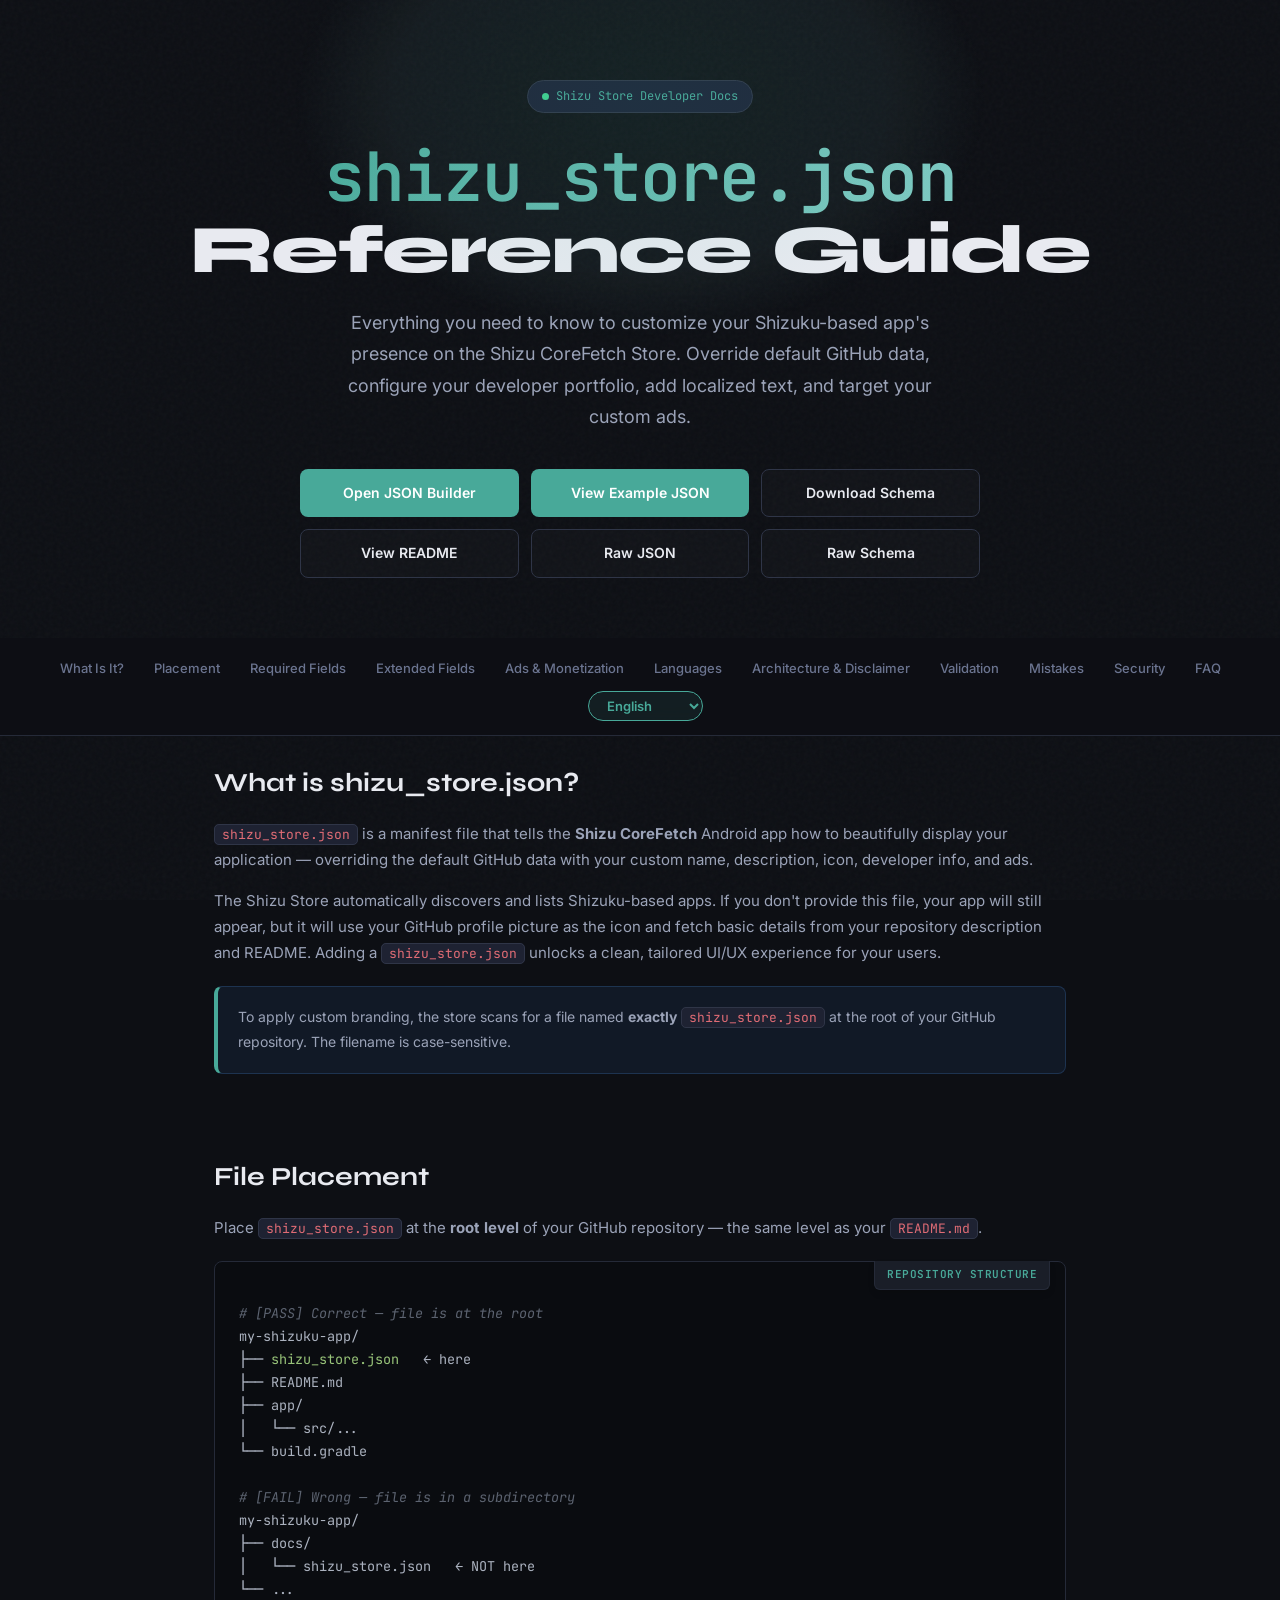
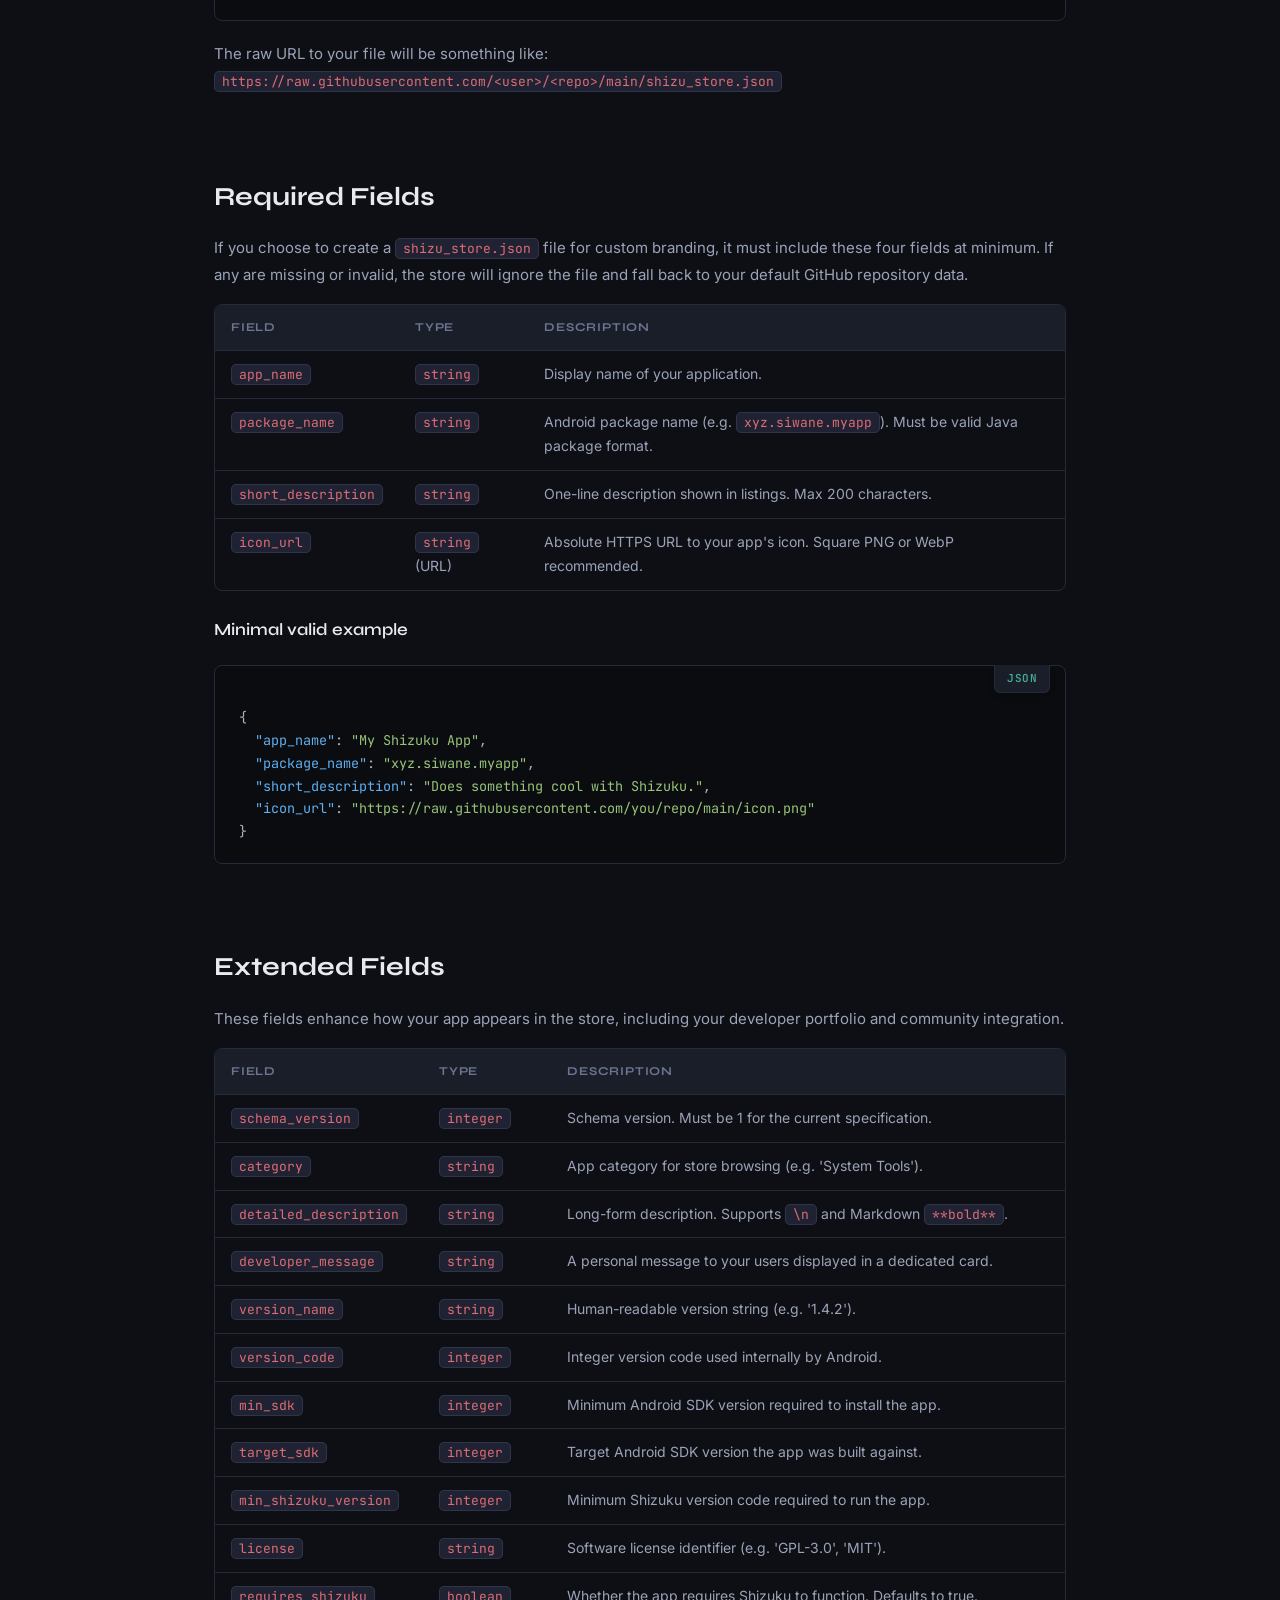
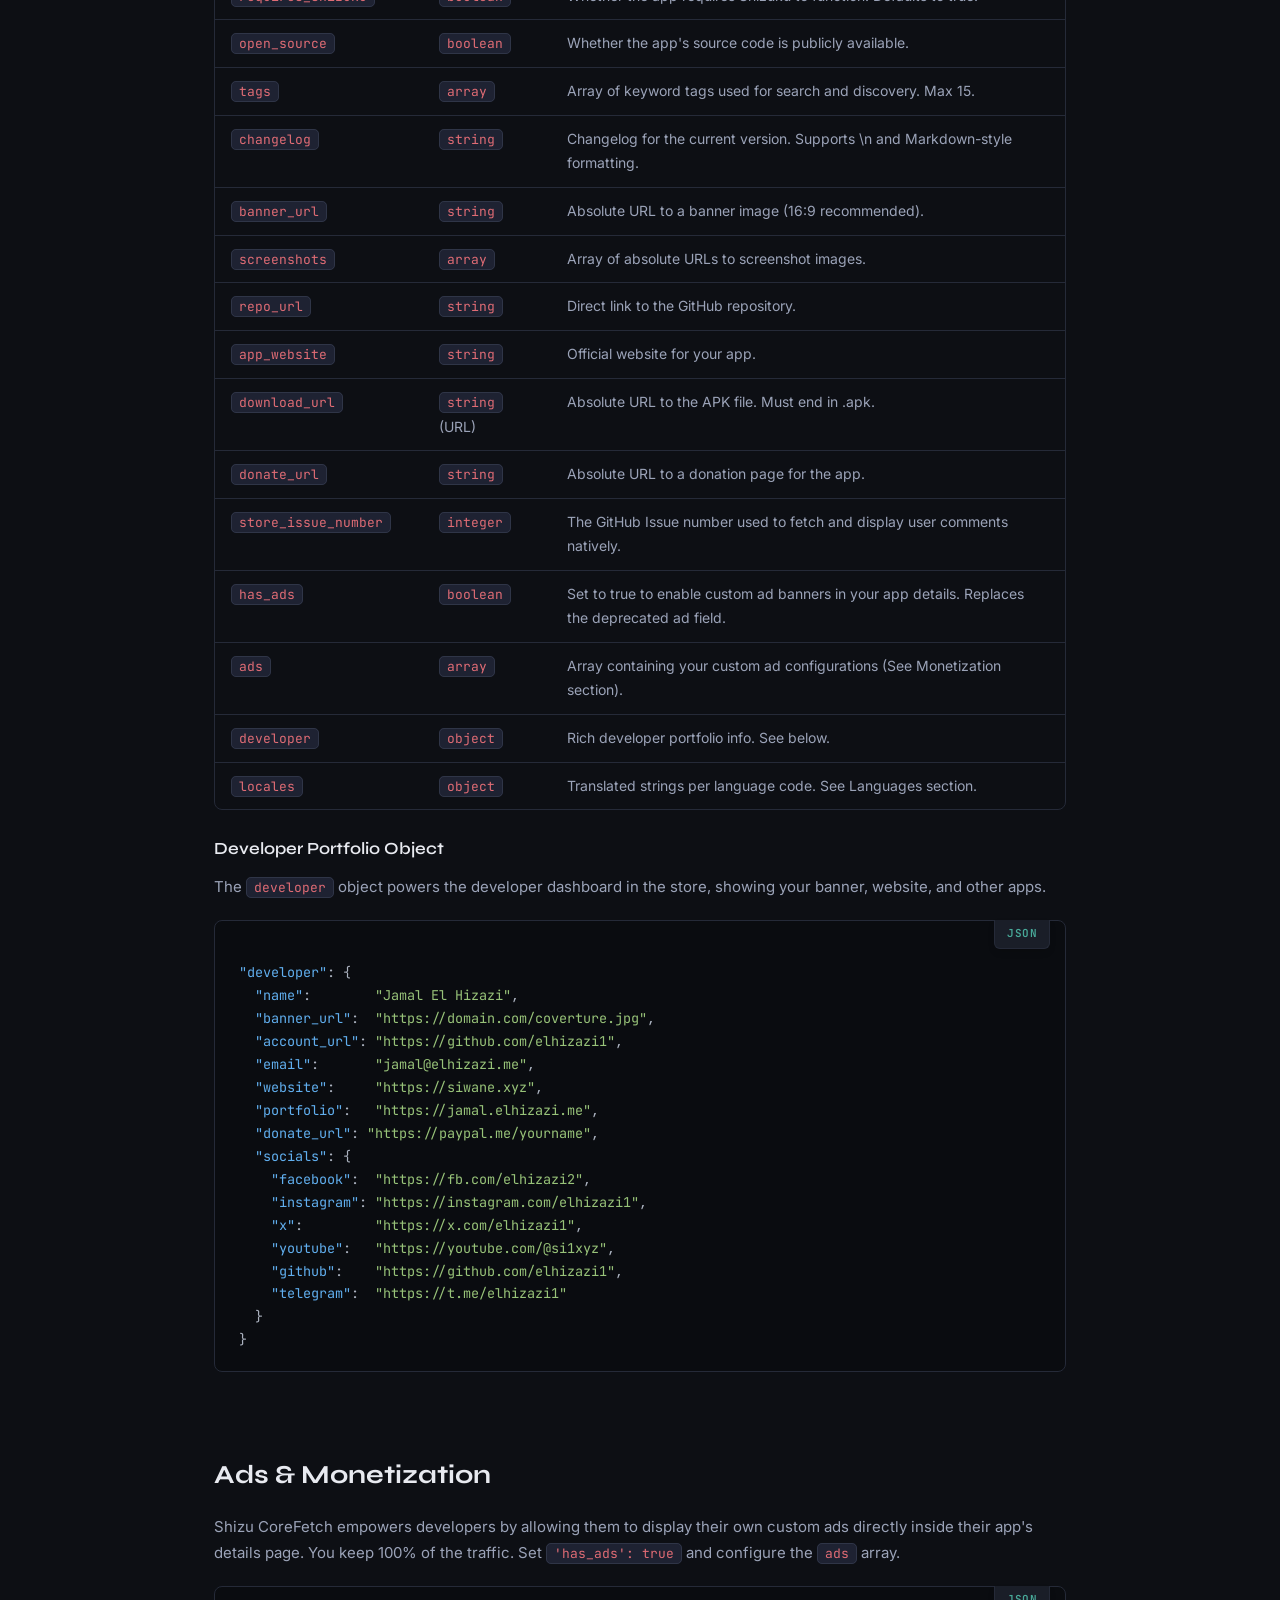
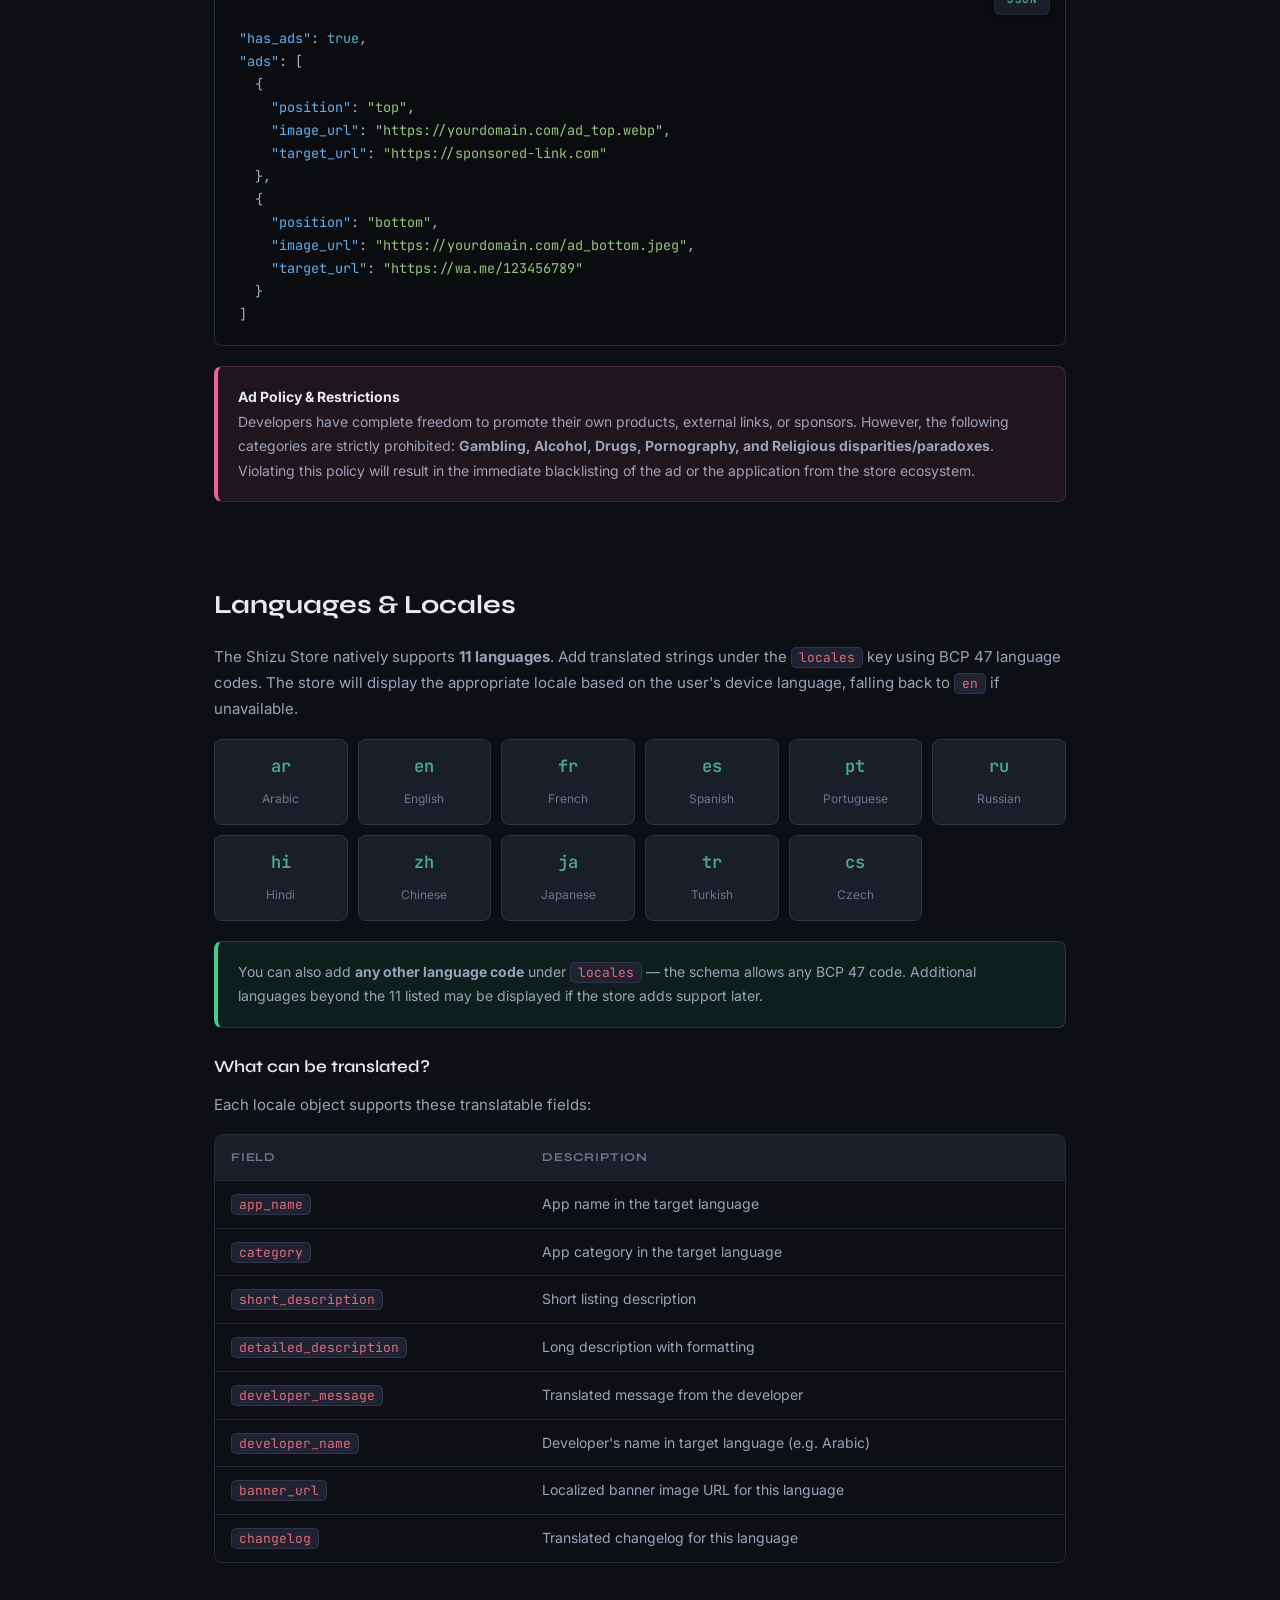
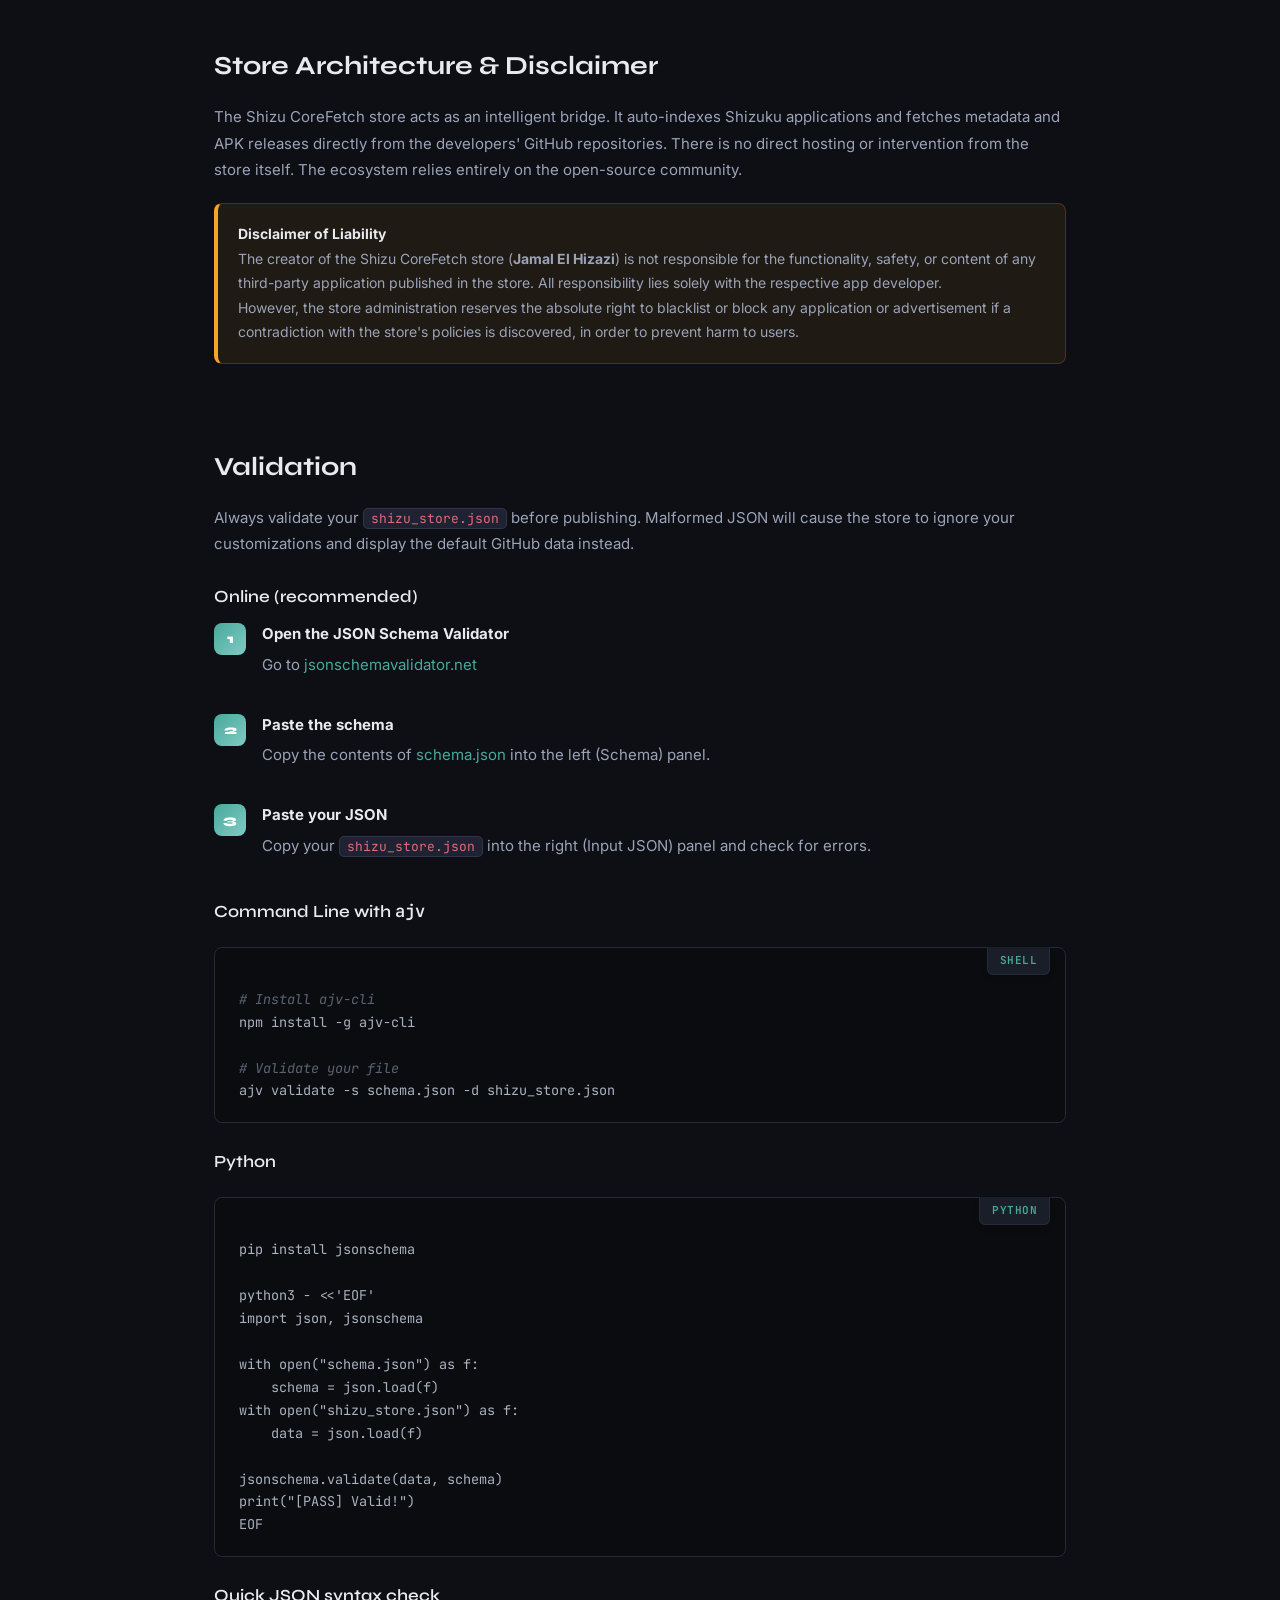
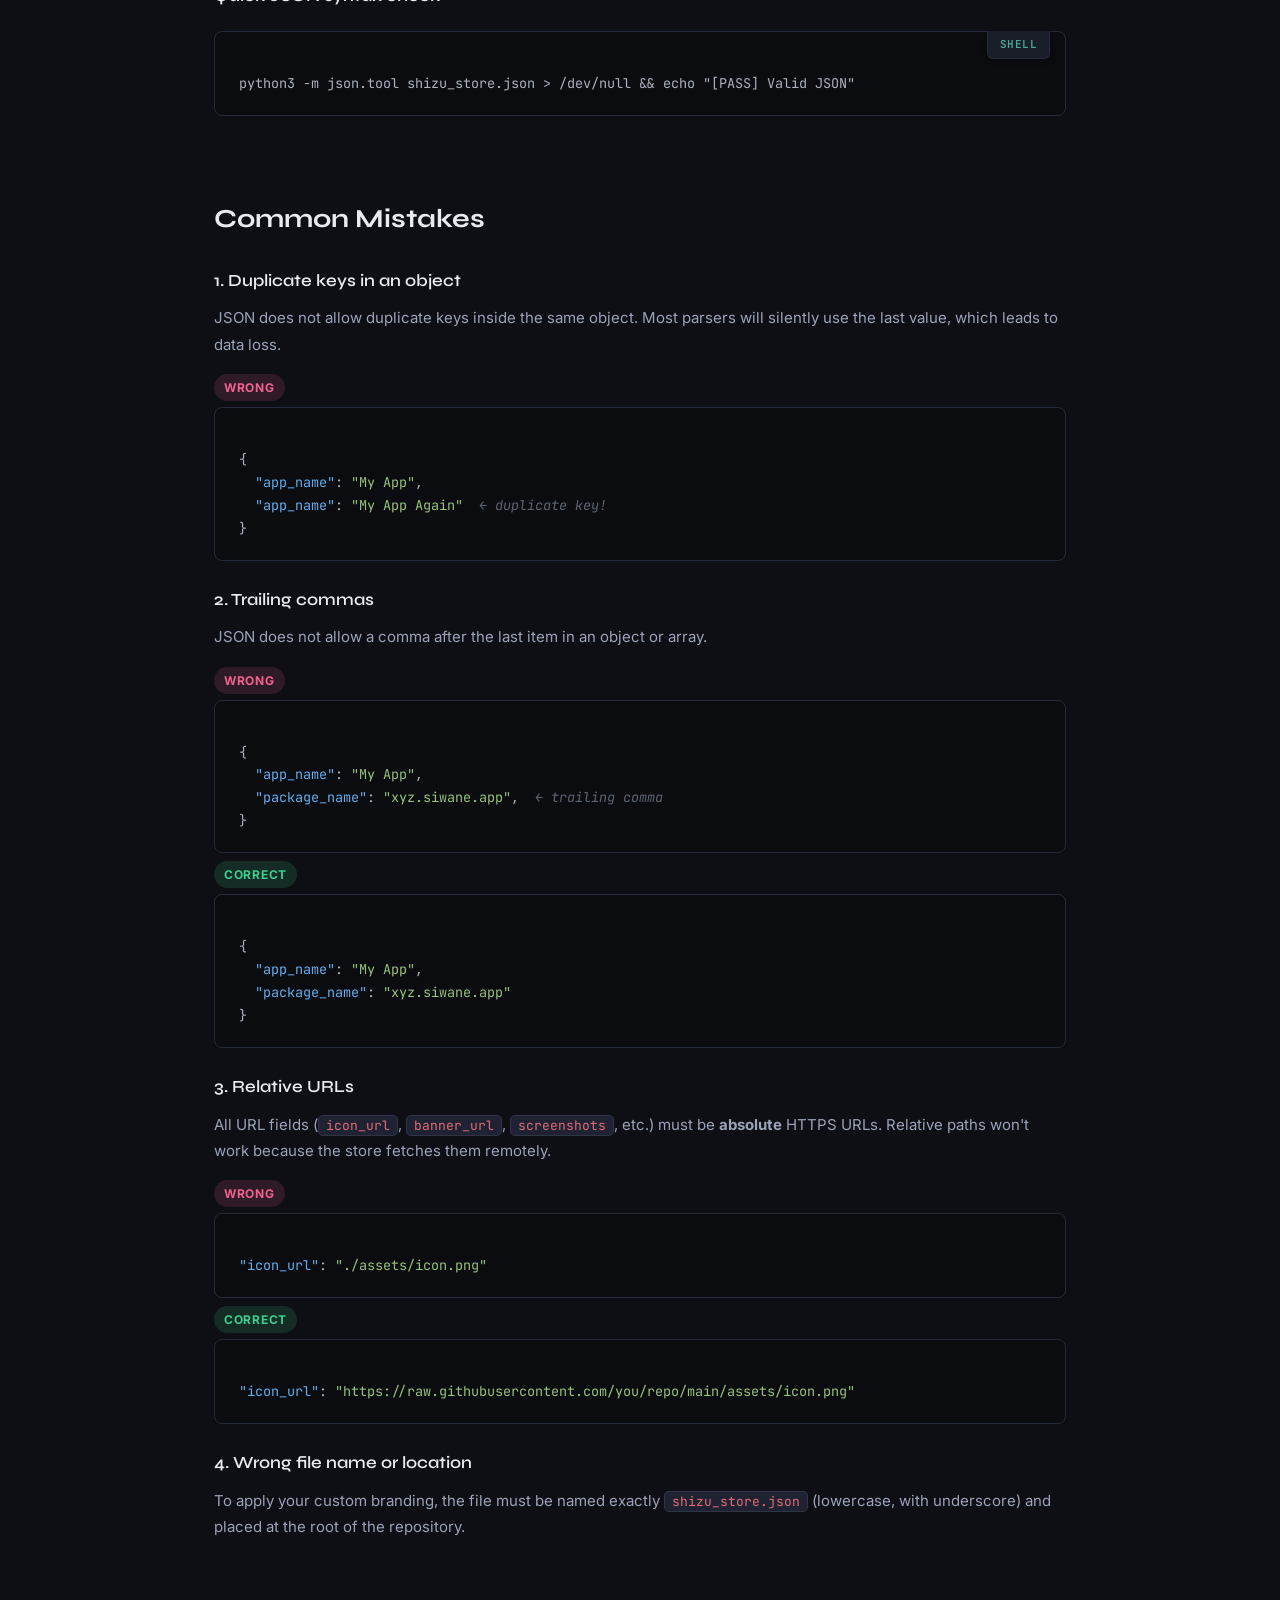
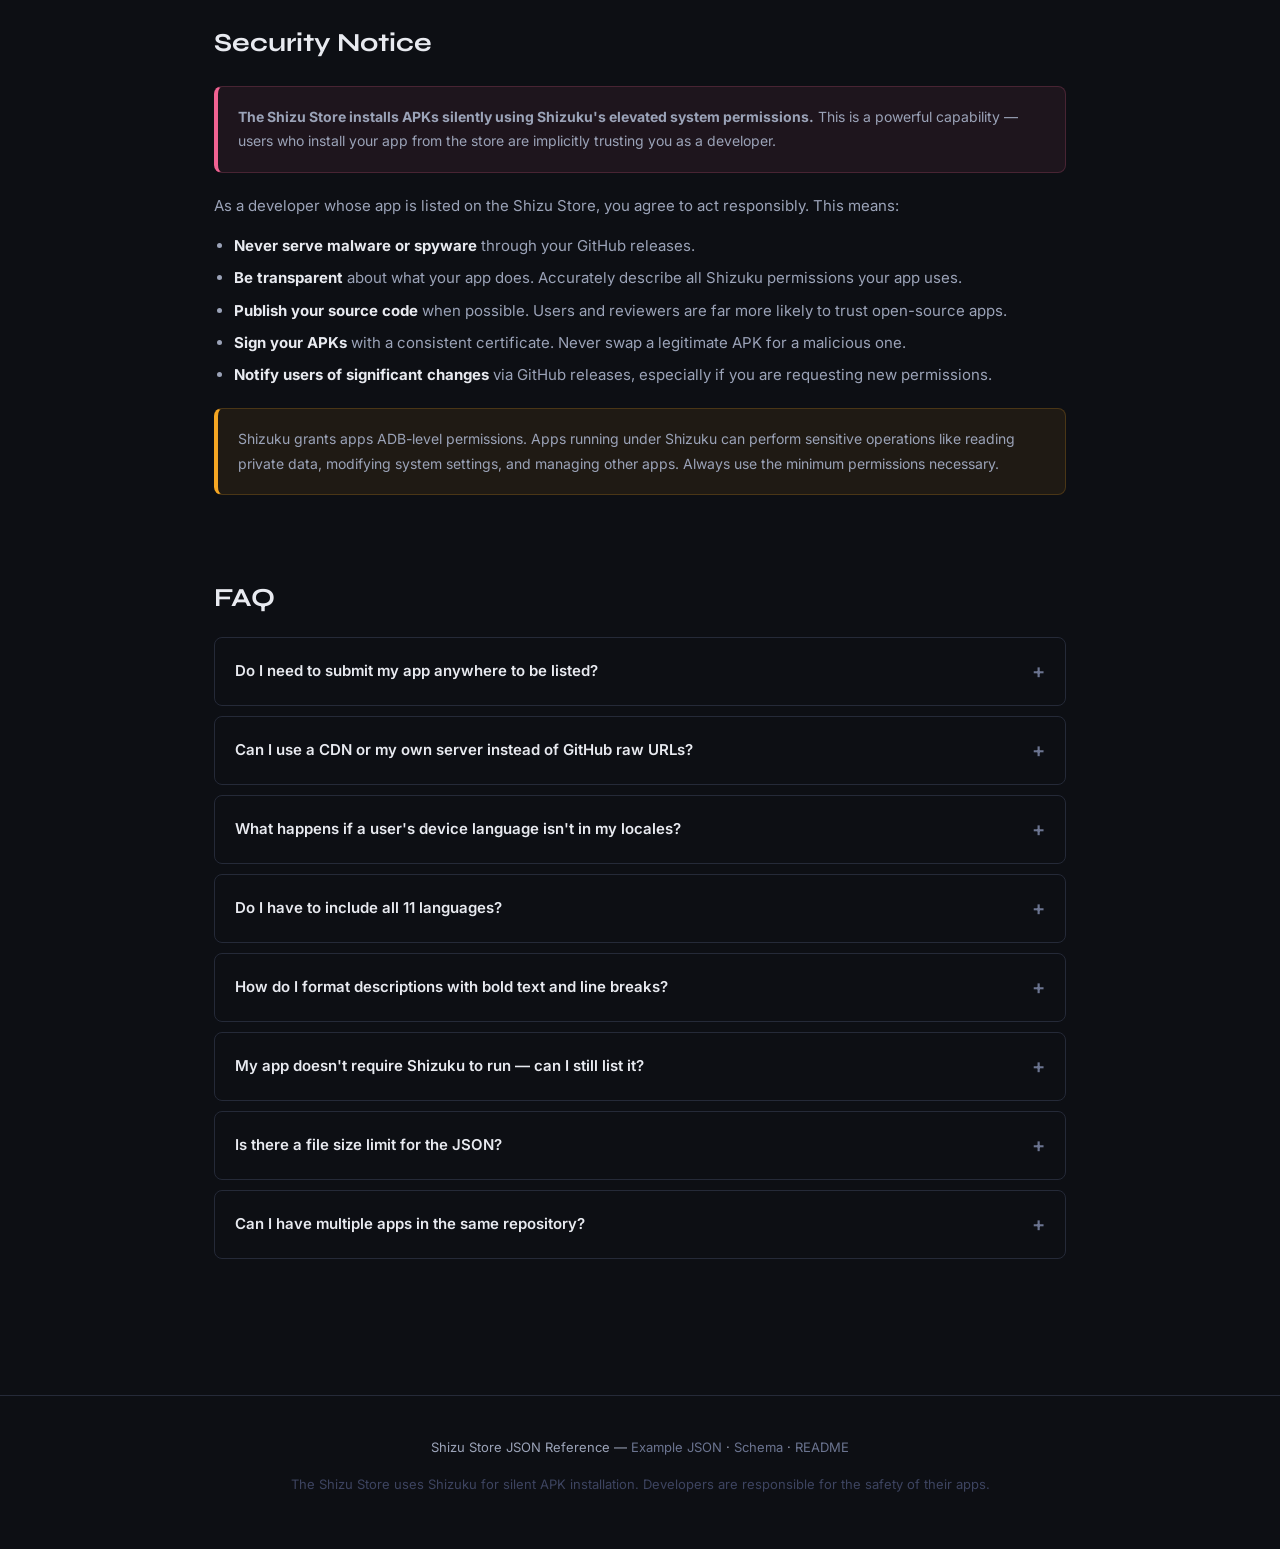
<file: index.html>
<!DOCTYPE html>
<html lang="en" id="htmlRoot" dir="ltr">
<head>
  <meta charset="UTF-8" />
  <meta name="viewport" content="width=device-width, initial-scale=1.0" />
  <title data-i18n="page_title">shizu_store.json — Developer Reference</title>
  <link rel="preconnect" href="https://fonts.googleapis.com" />
  <link rel="preconnect" href="https://fonts.gstatic.com" crossorigin />
  <link href="https://fonts.googleapis.com/css2?family=JetBrains+Mono:wght@400;600&family=Syne:wght@400;600;700;800&family=Inter:wght@400;500;600&family=Tajawal:wght@400;500;700;800&display=swap" rel="stylesheet" />
  <link rel="icon" type="image/png" href="assets/favicon.png">
  <link rel="apple-touch-icon" href="assets/favicon.png">
  <link rel="stylesheet" href="style.css">
</head>
<body>

<header>
  <div class="badge">
    <span class="badge-dot"></span>
    <span data-i18n="badge_text">Shizu Store Developer Docs</span>
  </div>
  <h1>
    <span class="mono">shizu_store.json</span><br />
    <span data-i18n="hero_title">Reference Guide</span>
  </h1>
  <p class="subtitle" data-i18n="hero_sub">
    Everything you need to know to customize your Shizuku-based app's presence on the Shizu CoreFetch Store. Override default GitHub data, configure your developer portfolio, add localized text, and target your custom ads.
  </p>
  
  <div class="hAct">
    <a href="builder.html" class="btn btnP" data-i18n="btn_builder">Open JSON Builder</a>
    <a href="shizu_store.json" class="btn btnP" data-i18n="btn_example">View Example JSON</a>
    <a href="schema.json" class="btn btnS" data-i18n="btn_schema">Download Schema</a>
    <a href="README.md" class="btn btnS" data-i18n="btn_readme">View README</a>
    <a href="shizu_store.json" class="btn btnS" target="_blank" data-i18n="btn_raw_json">Raw JSON</a>
    <a href="schema.json" class="btn btnS" target="_blank" data-i18n="btn_raw_schema">Raw Schema</a>
  </div>
</header>

<nav>
  <a href="#what-is" data-i18n="nav_what">What Is It?</a>
  <a href="#placement" data-i18n="nav_place">Placement</a>
  <a href="#required" data-i18n="nav_req">Required Fields</a>
  <a href="#optional" data-i18n="nav_ext">Extended Fields</a>
  <a href="#ads" data-i18n="nav_ads">Ads & Monetization</a>
  <a href="#locales" data-i18n="nav_lang">Languages</a>
  <a href="#architecture" data-i18n="nav_arch">Architecture & Disclaimer</a>
  <a href="#validate" data-i18n="nav_val">Validation</a>
  <a href="#mistakes" data-i18n="nav_err">Mistakes</a>
  <a href="#security" data-i18n="nav_sec">Security</a>
  <a href="#faq" data-i18n="nav_faq">FAQ</a>
    <select id="langSw" class="lang-select">
    <option value="en">English</option>
    <option value="ar">العربية</option>
    <option value="fr">Français</option>
    <option value="es">Español</option>
    <option value="pt">Português</option>
    <option value="ru">Русский</option>
    <option value="zh">中文</option>
    <option value="ja">日本語</option>
    <option value="hi">हिन्दी</option>
  </select>

</nav>

<main>

  <section id="what-is">
    <h2 data-i18n="what_title">What is shizu_store.json?</h2>
    <p data-i18n="what_p1">
      <code>shizu_store.json</code> is a manifest file that tells the <strong>Shizu CoreFetch</strong> Android app how to beautifully display your application — overriding the default GitHub data with your custom name, description, icon, developer info, and ads.
    </p>
    <p data-i18n="what_p2">
      The Shizu Store automatically discovers and lists Shizuku-based apps. If you don't provide this file, your app will still appear, but it will use your GitHub profile picture as the icon and fetch basic details from your repository description and README. Adding a <code>shizu_store.json</code> unlocks a clean, tailored UI/UX experience for your users.
    </p>
    <div class="callout callout-info">
      <div>
        <p data-i18n="what_callout">To apply custom branding, the store scans for a file named <strong>exactly</strong> <code>shizu_store.json</code> at the root of your GitHub repository. The filename is case-sensitive.</p>
      </div>
    </div>
  </section>

  <section id="placement">
    <h2 data-i18n="place_title">File Placement</h2>
    <p data-i18n="place_p1">Place <code>shizu_store.json</code> at the <strong>root level</strong> of your GitHub repository — the same level as your <code>README.md</code>.</p>

    <div class="code-wrap">
      <span class="code-label" data-i18n="lbl_repo_struct">Repository Structure</span>
      <pre><span class="c"># [PASS] Correct — file is at the root</span>
my-shizuku-app/
├── <span class="s">shizu_store.json</span>   ← here
├── README.md
├── app/
│   └── src/...
└── build.gradle

<span class="c"># [FAIL] Wrong — file is in a subdirectory</span>
my-shizuku-app/
├── docs/
│   └── shizu_store.json   ← NOT here
└── ...</pre>
    </div>

    <p data-i18n="place_p2">
      The raw URL to your file will be something like:<br />
      <code>https://raw.githubusercontent.com/&lt;user&gt;/&lt;repo&gt;/main/shizu_store.json</code>
    </p>
  </section>

  <section id="required">
    <h2 data-i18n="req_title">Required Fields</h2>
    <p data-i18n="req_p1">If you choose to create a <code>shizu_store.json</code> file for custom branding, it must include these four fields at minimum. If any are missing or invalid, the store will ignore the file and fall back to your default GitHub repository data.</p>

    <div class="table-wrap">
      <table>
        <thead>
          <tr>
            <th data-i18n="th_field">Field</th>
            <th data-i18n="th_type">Type</th>
            <th data-i18n="th_desc">Description</th>
          </tr>
        </thead>
        <tbody>
          <tr>
            <td><code>app_name</code></td>
            <td><code>string</code></td>
            <td data-i18n="req_desc_app_name">Display name of your application.</td>
          </tr>
          <tr>
            <td><code>package_name</code></td>
            <td><code>string</code></td>
            <td data-i18n="req_desc_pkg">Android package name (e.g. <code>xyz.siwane.myapp</code>). Must be valid Java package format.</td>
          </tr>
          <tr>
            <td><code>short_description</code></td>
            <td><code>string</code></td>
            <td data-i18n="req_desc_short">One-line description shown in listings. Max 200 characters.</td>
          </tr>
          <tr>
            <td><code>icon_url</code></td>
            <td><code>string</code> (URL)</td>
            <td data-i18n="req_desc_icon">Absolute HTTPS URL to your app's icon. Square PNG or WebP recommended.</td>
          </tr>
        </tbody>
      </table>
    </div>

    <h3 data-i18n="req_min_ex">Minimal valid example</h3>
    <div class="code-wrap">
      <span class="code-label">JSON</span>
      <pre><span class="p">{</span>
  <span class="k">"app_name"</span><span class="p">:</span> <span class="s">"My Shizuku App"</span><span class="p">,</span>
  <span class="k">"package_name"</span><span class="p">:</span> <span class="s">"xyz.siwane.myapp"</span><span class="p">,</span>
  <span class="k">"short_description"</span><span class="p">:</span> <span class="s">"Does something cool with Shizuku."</span><span class="p">,</span>
  <span class="k">"icon_url"</span><span class="p">:</span> <span class="s">"https://raw.githubusercontent.com/you/repo/main/icon.png"</span>
<span class="p">}</span></pre>
    </div>
  </section>

  <section id="optional">
    <h2 data-i18n="opt_title">Extended Fields</h2>
    <p data-i18n="opt_p1">These fields enhance how your app appears in the store, including your developer portfolio and community integration.</p>

    <div class="table-wrap">
      <table>
        <thead>
          <tr>
            <th data-i18n="th_field">Field</th>
            <th data-i18n="th_type">Type</th>
            <th data-i18n="th_desc">Description</th>
          </tr>
        </thead>
        <tbody>
          <tr><td><code>schema_version</code></td><td><code>integer</code></td><td data-i18n="opt_desc_schema_version">Schema version. Must be 1 for the current specification.</td></tr>
          <tr><td><code>category</code></td><td><code>string</code></td><td data-i18n="opt_desc_cat">App category for store browsing (e.g. 'System Tools').</td></tr>
          <tr><td><code>detailed_description</code></td><td><code>string</code></td><td data-i18n="opt_desc_det">Long-form description. Supports <code>\n</code> and Markdown <code>**bold**</code>.</td></tr>
          <tr><td><code>developer_message</code></td><td><code>string</code></td><td data-i18n="opt_desc_msg">A personal message to your users displayed in a dedicated card.</td></tr>
          <tr><td><code>version_name</code></td><td><code>string</code></td><td data-i18n="opt_desc_ver_name">Human-readable version string (e.g. '1.4.2').</td></tr>
          <tr><td><code>version_code</code></td><td><code>integer</code></td><td data-i18n="opt_desc_ver_code">Integer version code used internally by Android.</td></tr>
          <tr><td><code>min_sdk</code></td><td><code>integer</code></td><td data-i18n="opt_desc_min_sdk">Minimum Android SDK version required to install the app.</td></tr>
          <tr><td><code>target_sdk</code></td><td><code>integer</code></td><td data-i18n="opt_desc_target_sdk">Target Android SDK version the app was built against.</td></tr>
          <tr><td><code>min_shizuku_version</code></td><td><code>integer</code></td><td data-i18n="opt_desc_min_shizuku">Minimum Shizuku version code required to run the app.</td></tr>
          <tr><td><code>license</code></td><td><code>string</code></td><td data-i18n="opt_desc_license">Software license identifier (e.g. 'GPL-3.0', 'MIT').</td></tr>
          <tr><td><code>requires_shizuku</code></td><td><code>boolean</code></td><td data-i18n="opt_desc_req_shizuku">Whether the app requires Shizuku to function. Defaults to true.</td></tr>
          <tr><td><code>open_source</code></td><td><code>boolean</code></td><td data-i18n="opt_desc_open_source">Whether the app's source code is publicly available.</td></tr>
          <tr><td><code>tags</code></td><td><code>array</code></td><td data-i18n="opt_desc_tags">Array of keyword tags used for search and discovery. Max 15.</td></tr>
          <tr><td><code>changelog</code></td><td><code>string</code></td><td data-i18n="opt_desc_changelog">Changelog for the current version. Supports <code>\n</code> and Markdown-style formatting.</td></tr>
          <tr><td><code>banner_url</code></td><td><code>string</code></td><td data-i18n="opt_desc_ban">Absolute URL to a banner image (16:9 recommended).</td></tr>
          <tr><td><code>screenshots</code></td><td><code>array</code></td><td data-i18n="opt_desc_scr">Array of absolute URLs to screenshot images.</td></tr>
          <tr><td><code>repo_url</code></td><td><code>string</code></td><td data-i18n="opt_desc_repo">Direct link to the GitHub repository.</td></tr>
          <tr><td><code>app_website</code></td><td><code>string</code></td><td data-i18n="opt_desc_web">Official website for your app.</td></tr>
          <tr><td><code>download_url</code></td><td><code>string</code> (URL)</td><td data-i18n="opt_desc_download">Absolute URL to the APK file. Must end in .apk.</td></tr>
          <tr><td><code>donate_url</code></td><td><code>string</code></td><td data-i18n="opt_desc_donate">Absolute URL to a donation page for the app.</td></tr>
          <tr><td><code>store_issue_number</code></td><td><code>integer</code></td><td data-i18n="opt_desc_iss">The GitHub Issue number used to fetch and display user comments natively.</td></tr>
          <tr><td><code>has_ads</code></td><td><code>boolean</code></td><td data-i18n="opt_desc_has_ads">Set to <code>true</code> to enable custom ad banners in your app details. Replaces the deprecated <code>ad</code> field.</td></tr>
          <tr><td><code>ads</code></td><td><code>array</code></td><td data-i18n="opt_desc_ads">Array containing your custom ad configurations (See Monetization section).</td></tr>
          <tr><td><code>developer</code></td><td><code>object</code></td><td data-i18n="opt_desc_dev">Rich developer portfolio info. See below.</td></tr>
          <tr><td><code>locales</code></td><td><code>object</code></td><td data-i18n="opt_desc_loc">Translated strings per language code. See Languages section.</td></tr>
        </tbody>
      </table>
    </div>

    <h3 data-i18n="opt_dev_title">Developer Portfolio Object</h3>
    <p data-i18n="opt_dev_p">The <code>developer</code> object powers the developer dashboard in the store, showing your banner, website, and other apps.</p>
    <div class="code-wrap">
      <span class="code-label">JSON</span>
      <pre><span class="k">"developer"</span><span class="p">: {</span>
  <span class="k">"name"</span><span class="p">:</span>        <span class="s">"Jamal El Hizazi"</span><span class="p">,</span>
  <span class="k">"banner_url"</span><span class="p">:</span>  <span class="s">"https://domain.com/coverture.jpg"</span><span class="p">,</span>
  <span class="k">"account_url"</span><span class="p">:</span> <span class="s">"https://github.com/elhizazi1"</span><span class="p">,</span>
  <span class="k">"email"</span><span class="p">:</span>       <span class="s">"jamal@elhizazi.me"</span><span class="p">,</span>
  <span class="k">"website"</span><span class="p">:</span>     <span class="s">"https://siwane.xyz"</span><span class="p">,</span>
  <span class="k">"portfolio"</span><span class="p">:</span>   <span class="s">"https://jamal.elhizazi.me"</span><span class="p">,</span>
  <span class="k">"donate_url"</span><span class="p">:</span> <span class="s">"https://paypal.me/yourname"</span><span class="p">,</span>
  <span class="k">"socials"</span><span class="p">: {</span>
    <span class="k">"facebook"</span><span class="p">:</span>  <span class="s">"https://fb.com/elhizazi2"</span><span class="p">,</span>
    <span class="k">"instagram"</span><span class="p">:</span> <span class="s">"https://instagram.com/elhizazi1"</span><span class="p">,</span>
    <span class="k">"x"</span><span class="p">:</span>         <span class="s">"https://x.com/elhizazi1"</span><span class="p">,</span>
    <span class="k">"youtube"</span><span class="p">:</span>   <span class="s">"https://youtube.com/@si1xyz"</span><span class="p">,</span>
    <span class="k">"github"</span><span class="p">:</span>    <span class="s">"https://github.com/elhizazi1"</span><span class="p">,</span>
    <span class="k">"telegram"</span><span class="p">:</span>  <span class="s">"https://t.me/elhizazi1"</span>
  <span class="p">}</span>
<span class="p">}</span></pre>
    </div>
  </section>

  <section id="ads">
    <h2 data-i18n="ads_title">Ads & Monetization</h2>
    <p data-i18n="ads_p1">
      Shizu CoreFetch empowers developers by allowing them to display their own custom ads directly inside their app's details page. 
      You keep 100% of the traffic. Set <code>'has_ads': true</code> and configure the <code>ads</code> array.
    </p>

    <div class="code-wrap">
      <span class="code-label">JSON</span>
      <pre><span class="k">"has_ads"</span><span class="p">:</span> <span class="b">true</span><span class="p">,</span>
<span class="k">"ads"</span><span class="p">:</span> <span class="p">[</span>
  <span class="p">{</span>
    <span class="k">"position"</span><span class="p">:</span> <span class="s">"top"</span><span class="p">,</span>
    <span class="k">"image_url"</span><span class="p">:</span> <span class="s">"https://yourdomain.com/ad_top.webp"</span><span class="p">,</span>
    <span class="k">"target_url"</span><span class="p">:</span> <span class="s">"https://sponsored-link.com"</span>
  <span class="p">},</span>
  <span class="p">{</span>
    <span class="k">"position"</span><span class="p">:</span> <span class="s">"bottom"</span><span class="p">,</span>
    <span class="k">"image_url"</span><span class="p">:</span> <span class="s">"https://yourdomain.com/ad_bottom.jpeg"</span><span class="p">,</span>
    <span class="k">"target_url"</span><span class="p">:</span> <span class="s">"https://wa.me/123456789"</span>
  <span class="p">}</span>
<span class="p">]</span></pre>
    </div>

    <div class="callout callout-danger">
      <div>
        <strong data-i18n="ads_pol_title">Ad Policy & Restrictions</strong>
        <p data-i18n="ads_pol_p">Developers have complete freedom to promote their own products, external links, or sponsors. However, the following categories are strictly prohibited: <strong>Gambling, Alcohol, Drugs, Pornography, and Religious disparities/paradoxes</strong>. Violating this policy will result in the immediate blacklisting of the ad or the application from the store ecosystem.</p>
      </div>
    </div>
  </section>

  <section id="locales">
    <h2 data-i18n="loc_title">Languages &amp; Locales</h2>
    <p data-i18n="loc_p1">
      The Shizu Store natively supports <strong>11 languages</strong>. Add translated strings under the
      <code>locales</code> key using BCP 47 language codes. The store will display the appropriate locale
      based on the user's device language, falling back to <code>en</code> if unavailable.
    </p>

    <div class="lang-grid">
      <div class="lang-chip"><span class="code">ar</span><span class="name" data-i18n="lang_ar">Arabic</span></div>
      <div class="lang-chip"><span class="code">en</span><span class="name" data-i18n="lang_en">English</span></div>
      <div class="lang-chip"><span class="code">fr</span><span class="name" data-i18n="lang_fr">French</span></div>
      <div class="lang-chip"><span class="code">es</span><span class="name" data-i18n="lang_es">Spanish</span></div>
      <div class="lang-chip"><span class="code">pt</span><span class="name" data-i18n="lang_pt">Portuguese</span></div>
      <div class="lang-chip"><span class="code">ru</span><span class="name" data-i18n="lang_ru">Russian</span></div>
      <div class="lang-chip"><span class="code">hi</span><span class="name" data-i18n="lang_hi">Hindi</span></div>
      <div class="lang-chip"><span class="code">zh</span><span class="name" data-i18n="lang_zh">Chinese</span></div>
      <div class="lang-chip"><span class="code">ja</span><span class="name" data-i18n="lang_ja">Japanese</span></div>
      <div class="lang-chip"><span class="code">tr</span><span class="name" data-i18n="lang_tr">Turkish</span></div>
      <div class="lang-chip"><span class="code">cs</span><span class="name" data-i18n="lang_cs">Czech</span></div>
    </div>

    <div class="callout callout-success">
      <div>
        <p data-i18n="loc_callout">You can also add <strong>any other language code</strong> under <code>locales</code> — the schema allows any BCP 47 code. Additional languages beyond the 11 listed may be displayed if the store adds support later.</p>
      </div>
    </div>

    <h3 data-i18n="loc_trans_title">What can be translated?</h3>
    <p data-i18n="loc_trans_p">Each locale object supports these translatable fields:</p>

    <div class="table-wrap">
      <table>
        <thead><tr><th data-i18n="th_field">Field</th><th data-i18n="th_desc">Description</th></tr></thead>
        <tbody>
          <tr><td><code>app_name</code></td><td data-i18n="loc_td_app">App name in the target language</td></tr>
          <tr><td><code>category</code></td><td data-i18n="loc_td_cat">App category in the target language</td></tr>
          <tr><td><code>short_description</code></td><td data-i18n="loc_td_short">Short listing description</td></tr>
          <tr><td><code>detailed_description</code></td><td data-i18n="loc_td_det">Long description with formatting</td></tr>
          <tr><td><code>developer_message</code></td><td data-i18n="loc_td_msg">Translated message from the developer</td></tr>
          <tr><td><code>developer_name</code></td><td data-i18n="loc_td_dev">Developer's name in target language (e.g. Arabic)</td></tr>
          <tr><td><code>banner_url</code></td><td data-i18n="loc_td_ban">Localized banner image URL for this language</td></tr>
          <tr><td><code>changelog</code></td><td data-i18n="loc_td_change">Translated changelog for this language</td></tr>
        </tbody>
      </table>
    </div>
  </section>

  <section id="architecture">
    <h2 data-i18n="arch_title">Store Architecture & Disclaimer</h2>
    
    <p data-i18n="arch_p1">
      <strong data-i18n="arch_str">Decentralized Auto-Fetching:</strong> The Shizu CoreFetch store acts as an intelligent bridge. It auto-indexes Shizuku applications and fetches metadata and APK releases directly from the developers' GitHub repositories. There is no direct hosting or intervention from the store itself. The ecosystem relies entirely on the open-source community.
    </p>

    <div class="callout callout-warn">
      <div>
        <strong data-i18n="arch_disc_title">Disclaimer of Liability</strong>
        <p data-i18n="arch_disc_p1">The creator of the Shizu CoreFetch store (<strong>Jamal El Hizazi</strong>) is not responsible for the functionality, safety, or content of any third-party application published in the store. All responsibility lies solely with the respective app developer.</p>
        <p data-i18n="arch_disc_p2">However, the store administration reserves the absolute right to blacklist or block any application or advertisement if a contradiction with the store's policies is discovered, in order to prevent harm to users.</p>
      </div>
    </div>
  </section>

  <section id="validate">
    <h2 data-i18n="val_title">Validation</h2>
    <p data-i18n="val_p1">Always validate your <code>shizu_store.json</code> before publishing. Malformed JSON will cause the store to ignore your customizations and display the default GitHub data instead.</p>

    <h3 data-i18n="val_on_title">Online (recommended)</h3>
    <div class="steps">
      <div class="step">
        <div class="step-num">1</div>
        <div class="step-body">
          <strong data-i18n="val_s1_t">Open the JSON Schema Validator</strong>
          <p><span data-i18n="val_s1_p">Go to</span> <a href="https://www.jsonschemavalidator.net" target="_blank">jsonschemavalidator.net</a></p>
        </div>
      </div>
      <div class="step">
        <div class="step-num">2</div>
        <div class="step-body">
          <strong data-i18n="val_s2_t">Paste the schema</strong>
          <p><span data-i18n="val_s2_p">Copy the contents of</span> <a href="schema.json">schema.json</a> <span data-i18n="val_s2_p2">into the left (Schema) panel.</span></p>
        </div>
      </div>
      <div class="step">
        <div class="step-num">3</div>
        <div class="step-body">
          <strong data-i18n="val_s3_t">Paste your JSON</strong>
          <p data-i18n="val_s3_p">Copy your <code>shizu_store.json</code> into the right (Input JSON) panel and check for errors.</p>
        </div>
      </div>
    </div>

    <h3 data-i18n="val_cli_title">Command Line with <code>ajv</code></h3>
    <div class="code-wrap">
      <span class="code-label" data-i18n="lbl_shell">Shell</span>
      <pre><span class="c"># Install ajv-cli</span>
npm install -g ajv-cli

<span class="c"># Validate your file</span>
ajv validate -s schema.json -d shizu_store.json</pre>
    </div>

    <h3>Python</h3>
    <div class="code-wrap">
      <span class="code-label">Python</span>
      <pre>pip install jsonschema

python3 - &lt;&lt;'EOF'
import json, jsonschema

with open("schema.json") as f:
    schema = json.load(f)
with open("shizu_store.json") as f:
    data = json.load(f)

jsonschema.validate(data, schema)
print("[PASS] Valid!")
EOF</pre>
    </div>

    <h3 data-i18n="val_q_title">Quick JSON syntax check</h3>
    <div class="code-wrap">
      <span class="code-label" data-i18n="lbl_shell">Shell</span>
      <pre>python3 -m json.tool shizu_store.json &gt; /dev/null &amp;&amp; echo "[PASS] Valid JSON"</pre>
    </div>
  </section>

  <section id="mistakes">
    <h2 data-i18n="err_title">Common Mistakes</h2>

    <h3 data-i18n="err_1_title">1. Duplicate keys in an object</h3>
    <p data-i18n="err_1_p">JSON does not allow duplicate keys inside the same object. Most parsers will silently use the last value, which leads to data loss.</p>
    <div class="mistake-block">
      <div class="mistake-label bad" data-i18n="lbl_wrong">Wrong</div>
      <pre><span class="p">{</span>
  <span class="k">"app_name"</span><span class="p">:</span> <span class="s">"My App"</span><span class="p">,</span>
  <span class="k">"app_name"</span><span class="p">:</span> <span class="s">"My App Again"</span>  <span class="c">← duplicate key!</span>
<span class="p">}</span></pre>
    </div>

    <h3 data-i18n="err_2_title">2. Trailing commas</h3>
    <p data-i18n="err_2_p">JSON does not allow a comma after the last item in an object or array.</p>
    <div class="mistake-block">
      <div class="mistake-label bad" data-i18n="lbl_wrong">Wrong</div>
      <pre><span class="p">{</span>
  <span class="k">"app_name"</span><span class="p">:</span> <span class="s">"My App"</span><span class="p">,</span>
  <span class="k">"package_name"</span><span class="p">:</span> <span class="s">"xyz.siwane.app"</span><span class="p">,</span>  <span class="c">← trailing comma</span>
<span class="p">}</span></pre>
      <div class="mistake-label good" style="margin-top:8px" data-i18n="lbl_correct">Correct</div>
      <pre><span class="p">{</span>
  <span class="k">"app_name"</span><span class="p">:</span> <span class="s">"My App"</span><span class="p">,</span>
  <span class="k">"package_name"</span><span class="p">:</span> <span class="s">"xyz.siwane.app"</span>
<span class="p">}</span></pre>
    </div>

    <h3 data-i18n="err_3_title">3. Relative URLs</h3>
    <p data-i18n="err_3_p">All URL fields (<code>icon_url</code>, <code>banner_url</code>, <code>screenshots</code>, etc.) must be <strong>absolute</strong> HTTPS URLs. Relative paths won't work because the store fetches them remotely.</p>
    <div class="mistake-block">
      <div class="mistake-label bad" data-i18n="lbl_wrong">Wrong</div>
      <pre><span class="k">"icon_url"</span><span class="p">:</span> <span class="s">"./assets/icon.png"</span></pre>
      <div class="mistake-label good" style="margin-top:8px" data-i18n="lbl_correct">Correct</div>
      <pre><span class="k">"icon_url"</span><span class="p">:</span> <span class="s">"https://raw.githubusercontent.com/you/repo/main/assets/icon.png"</span></pre>
    </div>

    <h3 data-i18n="err_4_title">4. Wrong file name or location</h3>
    <p data-i18n="err_4_p">To apply your custom branding, the file must be named exactly <code>shizu_store.json</code> (lowercase, with underscore) and placed at the root of the repository.</p>
  </section>

  <section id="security">
    <h2 data-i18n="sec_title">Security Notice</h2>

    <div class="callout callout-danger">
      <div>
        <p data-i18n="sec_c1_p"><strong>The Shizu Store installs APKs silently using Shizuku's elevated system permissions.</strong> This is a powerful capability — users who install your app from the store are implicitly trusting you as a developer.</p>
      </div>
    </div>

    <p data-i18n="sec_p1">As a developer whose app is listed on the Shizu Store, you agree to act responsibly. This means:</p>
    <ul>
      <li data-i18n="sec_li1"><strong>Never serve malware or spyware</strong> through your GitHub releases.</li>
      <li data-i18n="sec_li2"><strong>Be transparent</strong> about what your app does. Accurately describe all Shizuku permissions your app uses.</li>
      <li data-i18n="sec_li3"><strong>Publish your source code</strong> when possible. Users and reviewers are far more likely to trust open-source apps.</li>
      <li data-i18n="sec_li4"><strong>Sign your APKs</strong> with a consistent certificate. Never swap a legitimate APK for a malicious one.</li>
      <li data-i18n="sec_li5"><strong>Notify users of significant changes</strong> via GitHub releases, especially if you are requesting new permissions.</li>
    </ul>

    <div class="callout callout-warn">
      <div>
        <p data-i18n="sec_c2_p">Shizuku grants apps ADB-level permissions. Apps running under Shizuku can perform sensitive operations like reading private data, modifying system settings, and managing other apps. Always use the minimum permissions necessary.</p>
      </div>
    </div>
  </section>

  <section id="faq">
    <h2 data-i18n="faq_title">FAQ</h2>

    <details>
      <summary data-i18n="faq_1_q">Do I need to submit my app anywhere to be listed?</summary>
      <div class="faq-body">
        <p data-i18n="faq_1_a">No submission is required. The store automatically detects Shizuku-based repositories on GitHub. Adding a <code>shizu_store.json</code> simply gives you full control over how your app is presented to users.</p>
      </div>
    </details>

    <details>
      <summary data-i18n="faq_2_q">Can I use a CDN or my own server instead of GitHub raw URLs?</summary>
      <div class="faq-body">
        <p data-i18n="faq_2_a">Yes. Any publicly accessible HTTPS URL is valid for all URL fields. GitHub raw URLs are simply the most common choice because the JSON file lives in your GitHub repo.</p>
      </div>
    </details>

    <details>
      <summary data-i18n="faq_3_q">What happens if a user's device language isn't in my locales?</summary>
      <div class="faq-body">
        <p data-i18n="faq_3_a">The store falls back to the root-level (non-localized) values — i.e., whatever you put in <code>app_name</code>, <code>short_description</code>, etc. at the top level of the JSON. We recommend writing those in English.</p>
      </div>
    </details>

    <details>
      <summary data-i18n="faq_4_q">Do I have to include all 11 languages?</summary>
      <div class="faq-body">
        <p data-i18n="faq_4_a">No. You can include as many or as few locales as you want. Any locale you omit will automatically fall back to the root-level values.</p>
      </div>
    </details>

    <details>
      <summary data-i18n="faq_5_q">How do I format descriptions with bold text and line breaks?</summary>
      <div class="faq-body">
        <p data-i18n="faq_5_a">Use <code>\n</code> for newlines and <code>**text**</code> for bold text within description strings. These are interpreted by the store when rendering the app's detail page.</p>
      </div>
    </details>

    <details>
      <summary data-i18n="faq_6_q">My app doesn't require Shizuku to run — can I still list it?</summary>
      <div class="faq-body">
        <p data-i18n="faq_6_a">The store is designed for Shizuku-based apps. You can list it, but be clear in your description that Shizuku is not required for its core functionality.</p>
      </div>
    </details>

    <details>
      <summary data-i18n="faq_7_q">Is there a file size limit for the JSON?</summary>
      <div class="faq-body">
        <p data-i18n="faq_7_a">There is no hard limit documented, but keep the file reasonable. A few kilobytes is typical. Avoid embedding very long strings directly — link to external resources instead.</p>
      </div>
    </details>

    <details>
      <summary data-i18n="faq_8_q">Can I have multiple apps in the same repository?</summary>
      <div class="faq-body">
        <p data-i18n="faq_8_a">No. Each repository represents a single app in the store's auto-indexing logic. To list multiple apps, create separate repositories for each.</p>
      </div>
    </details>
  </section>

</main>

<footer>
  <p>
    <span data-i18n="foot_p1">Shizu Store JSON Reference</span> &mdash;
    <a href="shizu_store.json" data-i18n="foot_a1">Example JSON</a> &middot;
    <a href="schema.json" data-i18n="foot_a2">Schema</a> &middot;
    <a href="README.md" data-i18n="foot_a3">README</a>
  </p>
  <p style="margin-top:8px; color: #3d4460;" data-i18n="foot_p2">
    The Shizu Store uses Shizuku for silent APK installation. Developers are responsible for the safety of their apps.
  </p>
</footer>

<script src="app.js"></script>
</body>
</html>
</file>
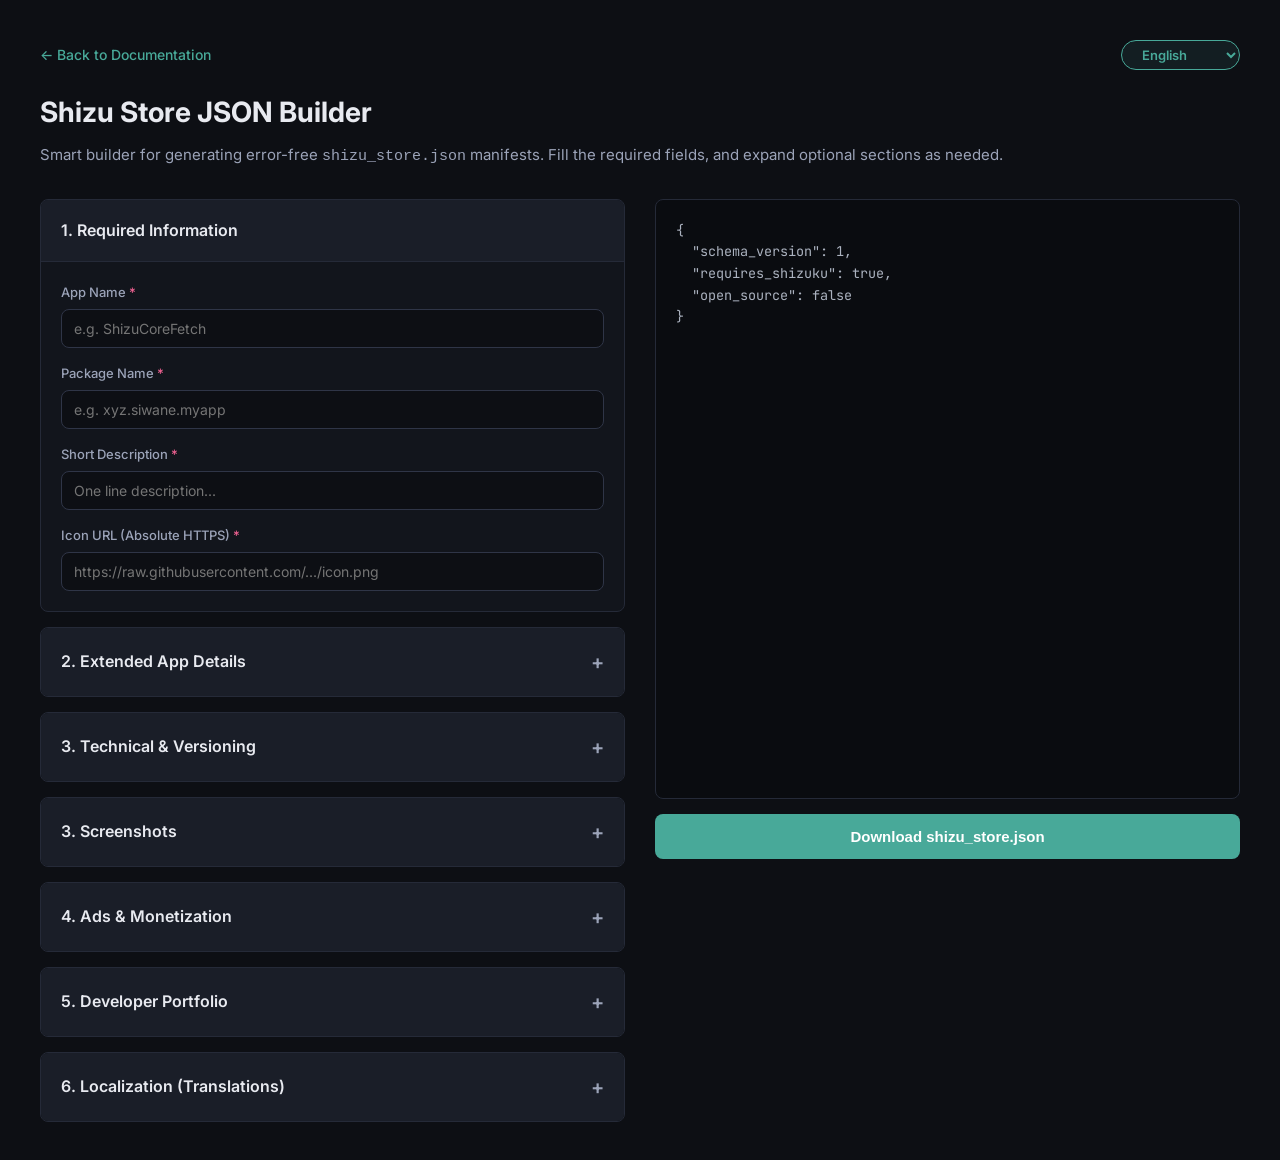
<file: builder.html>
<!DOCTYPE html>
<html lang="en" id="htmlRoot" dir="ltr">
<head>
  <meta charset="UTF-8">
  <meta name="viewport" content="width=device-width, initial-scale=1.0">
  <title data-i18n="b_page_title">Shizu Store JSON Builder</title>
  <!-- دعم خطوط الانجليزية والعربية -->
  <link href="https://fonts.googleapis.com/css2?family=JetBrains+Mono:wght@400;600&family=Inter:wght@400;500;600;700&family=Tajawal:wght@400;500;700;800&display=swap" rel="stylesheet">
  <link rel="icon" type="image/png" href="assets/favicon.png">
  <link rel="apple-touch-icon" href="assets/favicon.png">
  <style>
    :root {
      --bg: #0d0f14; --bg2: #12151c; --bg3: #1a1e28; --border: #252a38; --border2: #2f3547;
      --text: #e8eaf0; --text2: #9ba3b8; --accent: #48a999; --accent-hover: #3c9183;
      --danger: #f06292; --radius: 8px; --radius-sm: 8px;
    }
    * { box-sizing: border-box; margin: 0; padding: 0; }
    
    body { background: var(--bg); color: var(--text); font-family: 'Inter', sans-serif; padding: 40px 20px; line-height: 1.6; overflow-x: hidden; }
    
    .container { max-width: 1200px; margin: 0 auto; display: grid; grid-template-columns: 1fr 1fr; gap: 30px; align-items: start; }
    @media (max-width: 900px) { .container { grid-template-columns: 1fr; } }
    
    .header { max-width: 1200px; margin: 0 auto 30px; }
    
    /* ─── HEADER TOP (التوازي الدقيق وإصلاح التمدد) ─── */
    .header-top { 
      display: flex; 
      justify-content: space-between; 
      align-items: center; 
      margin-bottom: 20px; 
      gap: 15px; 
      flex-wrap: wrap; /* صمام الأمان للشاشات الصغيرة */
    }
    
    .nav-link { 
      display: inline-flex; 
      align-items: center;
      color: var(--accent); 
      text-decoration: none; 
      font-weight: 500; 
      font-size: 14px; 
      white-space: nowrap; 
      flex-shrink: 0; 
    }
    .nav-link:hover { text-decoration: underline; }

    .lang-select {
      background: rgba(72, 169, 153, 0.1); 
      color: var(--accent); 
      border: 1px solid var(--accent);
      font-family: inherit; 
      font-size: 13px; 
      font-weight: 600; 
      padding: 5px 16px;
      border-radius: 100px; 
      cursor: pointer; 
      transition: all 0.2s; 
      outline: none;
      white-space: nowrap; 
      flex-shrink: 0; 
      margin: 0 !important; 
      width: auto !important; /* يمنع القائمة من التمدد بشكل عشوائي */
    }
    .lang-select:hover, .lang-select:focus { background: rgba(72, 169, 153, 0.2); }
    .lang-select option { background: var(--bg2); color: var(--text); font-weight: 500; }

    .header h1 { font-size: 28px; margin-bottom: 8px; color: var(--text); }
    .header p { color: var(--text2); font-size: 15px; }

    /* Form Styles */
    .form-panel { display: flex; flex-direction: column; gap: 15px; }
    .card { background: var(--bg2); border: 1px solid var(--border); border-radius: var(--radius); overflow: hidden; }
    .card-header { padding: 18px 20px; font-weight: 600; font-size: 16px; border-bottom: 1px solid var(--border); background: var(--bg3); display: flex; justify-content: space-between; align-items: center; }
    .card-body { padding: 20px; display: flex; flex-direction: column; gap: 15px; }
    
    /* Details (Accordion) */
    details.card summary { padding: 18px 20px; font-weight: 600; font-size: 16px; background: var(--bg3); cursor: pointer; list-style: none; display: flex; justify-content: space-between; align-items: center; }
    details.card summary::-webkit-details-marker { display: none; }
    details.card summary::after { content: '+'; font-size: 20px; color: var(--text2); }
    details.card[open] summary { border-bottom: 1px solid var(--border); }
    details.card[open] summary::after { content: '−'; color: var(--accent); }

    label { font-size: 13px; color: var(--text2); font-weight: 500; margin-bottom: 6px; display: block; }
    .required::after { content: ' *'; color: var(--danger); }
    
    input[type="text"], input[type="url"], input[type="email"], input[type="number"], select, textarea {
      width: 100%; background: var(--bg); border: 1px solid var(--border2); color: var(--text); padding: 10px 12px; border-radius: var(--radius-sm); font-family: inherit; font-size: 14px; transition: border 0.2s;
    }
    input:focus, select:focus, textarea:focus { outline: none; border-color: var(--accent); }
    textarea { resize: vertical; min-height: 80px; }
    .help-text { font-size: 12px; color: #5c6370; margin-top: 4px; }

    /* Toggles & Checkboxes */
    .toggle-row { display: flex; align-items: center; gap: 10px; cursor: pointer; }
    .toggle-row input[type="checkbox"] { width: 18px; height: 18px; accent-color: var(--accent); cursor: pointer; }
    .hidden { display: none !important; }

    /* Output Panel */
    .output-panel { position: sticky; top: 40px; }
    pre { background: #0a0c10; padding: 20px; border-radius: var(--radius); border: 1px solid var(--border); font-family: 'JetBrains Mono', monospace; font-size: 13.5px; color: #abb2bf; overflow-x: auto; white-space: pre-wrap; height: 600px; overflow-y: auto; }
    .btn { display: inline-flex; width: 100%; justify-content: center; background: var(--accent); color: white; border: none; padding: 14px; border-radius: var(--radius); font-size: 15px; font-weight: 600; cursor: pointer; margin-top: 15px; transition: 0.2s; }
    .btn:hover { background: var(--accent-hover); transform: translateY(-1px); }

    /* ─── RTL SUPPORT (Arabic) ─── */
    [dir="rtl"] body { text-align: right; }
    [dir="rtl"] body, [dir="rtl"] input, [dir="rtl"] textarea, [dir="rtl"] select, [dir="rtl"] .btn { font-family: 'Tajawal', system-ui, sans-serif; }
    [dir="rtl"] h1, [dir="rtl"] .card-header, [dir="rtl"] summary { font-family: 'Tajawal', system-ui, sans-serif; }
    
    /* حماية الحقول التقنية لمنع تشوه النصوص والروابط */
    [dir="rtl"] input[type="url"], 
    [dir="rtl"] input[type="email"], 
    [dir="rtl"] #package_name, 
    [dir="rtl"] #store_issue_number, 
    [dir="rtl"] #screenshots,
    [dir="rtl"] pre {
      direction: ltr; text-align: left;
    }
  </style>
</head>
<body>

  <div class="header">
    <div class="header-top">
      <a href="index.html" class="nav-link" data-i18n="b_back_link">← Back to Documentation</a>
      <select id="langSw" class="lang-select">
        <option value="en">English</option>
        <option value="ar">العربية</option>
        <option value="fr">Français</option>
        <option value="es">Español</option>
        <option value="pt">Português</option>
        <option value="ru">Русский</option>
        <option value="zh">中文</option>
        <option value="ja">日本語</option>
        <option value="hi">हिन्दी</option>
      </select>
    </div>
    <h1 data-i18n="b_header_title">Shizu Store JSON Builder</h1>
    <p data-i18n="b_header_sub">Smart builder for generating error-free <code>shizu_store.json</code> manifests. Fill the required fields, and expand optional sections as needed.</p>
  </div>

  <div class="container">
    
    <div class="form-panel" id="builderForm">
      
      <div class="card">
        <div class="card-header" data-i18n="b_card1_title">1. Required Information</div>
        <div class="card-body">
          <div><label class="required" data-i18n="b_lbl_app_name">App Name</label><input type="text" id="app_name" placeholder="e.g. ShizuCoreFetch" required></div>
          <div><label class="required" data-i18n="b_lbl_pkg_name">Package Name</label><input type="text" id="package_name" placeholder="e.g. xyz.siwane.myapp" required></div>
          <div><label class="required" data-i18n="b_lbl_short_desc">Short Description</label><input type="text" id="short_description" placeholder="One line description..." required></div>
          <div><label class="required" data-i18n="b_lbl_icon_url">Icon URL (Absolute HTTPS)</label><input type="url" id="icon_url" placeholder="https://raw.githubusercontent.com/.../icon.png" required></div>
        </div>
      </div>

      <details class="card">
        <summary data-i18n="b_card2_title">2. Extended App Details</summary>
        <div class="card-body">
          <div><label data-i18n="b_lbl_category">App Category</label><input type="text" id="category" placeholder="e.g. System Tools"></div>
          <div><label data-i18n="b_lbl_det_desc">Detailed Description</label><textarea id="detailed_description" placeholder="Supports \n and **bold**..."></textarea></div>
          <div><label data-i18n="b_lbl_dev_msg">Developer Message</label><textarea id="developer_message" placeholder="A personal message to your users..."></textarea></div>
          <div><label data-i18n="b_lbl_banner_url">App Banner URL</label><input type="url" id="banner_url" placeholder="https://..."></div>
          <div><label data-i18n="b_lbl_app_web">App Website</label><input type="url" id="app_website" placeholder="https://..."></div>
          <div><label data-i18n="b_lbl_repo_url">Repository URL</label><input type="url" id="repo_url" placeholder="https://github.com/.../..."></div>
          <div><label data-i18n="b_lbl_issue_num">GitHub Issue Number (For Comments)</label><input type="number" id="store_issue_number" placeholder="e.g. 1"></div>
        </div>
      </details>

      <details class="card">
        <summary data-i18n="b_card_tech_title">3. Technical & Versioning</summary>
        <div class="card-body">
          <div><label data-i18n="b_lbl_version_name">Version Name</label><input type="text" id="version_name" placeholder="e.g. 1.4.2"></div>
          <div><label data-i18n="b_lbl_version_code">Version Code</label><input type="number" id="version_code" placeholder="e.g. 14"></div>
          <div><label data-i18n="b_lbl_min_sdk">Minimum SDK</label><input type="number" id="min_sdk" placeholder="e.g. 24"></div>
          <div><label data-i18n="b_lbl_target_sdk">Target SDK</label><input type="number" id="target_sdk" placeholder="e.g. 37"></div>
          <div><label data-i18n="b_lbl_min_shizuku">Minimum Shizuku Version</label><input type="number" id="min_shizuku_version" placeholder="e.g. 13"></div>
          <div><label data-i18n="b_lbl_license">License</label><input type="text" id="license" placeholder="e.g. GPL-3.0"></div>
          <div><label data-i18n="b_lbl_tags">Tags</label><input type="text" id="tags" placeholder="shizuku, apk, tools"><div class="help-text" data-i18n="b_help_tags">Comma-separated keywords, e.g. shizuku, apk, tools</div></div>
          <div><label data-i18n="b_lbl_download_url">APK Download URL</label><input type="url" id="download_url" placeholder="https://.../app-release.apk"></div>
          <div><label data-i18n="b_lbl_donate_url">Donation URL</label><input type="url" id="donate_url" placeholder="https://paypal.me/..."></div>
          <div><label data-i18n="b_lbl_changelog">Changelog (Default / English)</label><textarea id="changelog" placeholder="### 🚀 What's new..."></textarea></div>
          <label class="toggle-row"><input type="checkbox" id="requires_shizuku" checked><strong data-i18n="b_lbl_requires_shizuku">Requires Shizuku</strong></label>
          <label class="toggle-row"><input type="checkbox" id="open_source"><strong data-i18n="b_lbl_open_source">Open Source</strong></label>
        </div>
      </details>

      <details class="card">
        <summary data-i18n="b_card3_title">4. Screenshots</summary>
        <div class="card-body">
          <div>
            <label data-i18n="b_lbl_scr_urls">Screenshot URLs</label>
            <textarea id="screenshots" rows="4" placeholder="https://.../screen1.png&#10;https://.../screen2.png"></textarea>
            <div class="help-text" data-i18n="b_help_scr">Enter one absolute HTTPS URL per line.</div>
          </div>
        </div>
      </details>

      <details class="card">
        <summary data-i18n="b_card4_title">5. Ads & Monetization</summary>
        <div class="card-body">
          <label class="toggle-row">
            <input type="checkbox" id="ad_toggle">
            <strong data-i18n="b_lbl_en_ads">Enable Custom Ads</strong>
          </label>
          <div class="help-text" style="margin-bottom: 10px;" data-i18n="b_help_ads">Promote your own links. No gambling, adult, or illegal content.</div>
          
          <div id="ads_fields" class="hidden">
            <div style="padding: 15px; border: 1px dashed var(--border2); border-radius: var(--radius-sm); margin-bottom: 10px;">
              <label data-i18n="b_lbl_ad_top_img">Top Ad Banner URL</label>
              <input type="url" id="ad_top_img" placeholder="https://...">
              <label data-i18n="b_lbl_ad_top_link">Top Ad Target Link</label>
              <input type="url" id="ad_top_link" placeholder="https://...">
            </div>
            <div style="padding: 15px; border: 1px dashed var(--border2); border-radius: var(--radius-sm);">
              <label data-i18n="b_lbl_ad_bot_img">Bottom Ad Banner URL</label>
              <input type="url" id="ad_bot_img" placeholder="https://...">
              <label data-i18n="b_lbl_ad_bot_link">Bottom Ad Target Link</label>
              <input type="url" id="ad_bot_link" placeholder="https://...">
            </div>
          </div>
        </div>
      </details>

      <details class="card">
        <summary data-i18n="b_card5_title">6. Developer Portfolio</summary>
        <div class="card-body">
          <div><label data-i18n="b_lbl_dev_name">Developer Name</label><input type="text" id="dev_name" placeholder="Jamal El Hizazi"></div>
          <div><label data-i18n="b_lbl_dev_acc">Account / GitHub URL</label><input type="url" id="dev_account" placeholder="https://github.com/elhizazi1"></div>
          <div><label data-i18n="b_lbl_dev_banner">Developer Banner URL</label><input type="url" id="dev_banner" placeholder="https://..."></div>
          <div><label data-i18n="b_lbl_dev_email">Email</label><input type="email" id="dev_email" placeholder="jamal@elhizazi.me"></div>
          <div><label data-i18n="b_lbl_dev_web">Website</label><input type="url" id="dev_website" placeholder="https://siwane.xyz"></div>
          <div><label data-i18n="b_lbl_dev_port">Portfolio</label><input type="url" id="dev_portfolio" placeholder="https://jamal.elhizazi.me"></div>
          <div><label data-i18n="b_lbl_dev_donate">Developer Donation URL</label><input type="url" id="dev_donate" placeholder="https://paypal.me/..."></div>
          
          <h4 style="margin-top: 10px; font-size: 14px; color: var(--text);" data-i18n="b_sub_social">Social Links</h4>
          <div style="display: grid; grid-template-columns: 1fr 1fr; gap: 10px;">
            <div><label>GitHub</label><input type="url" id="soc_github"></div>
            <div><label>X (Twitter)</label><input type="url" id="soc_x"></div>
            <div><label>Telegram</label><input type="url" id="soc_telegram"></div>
            <div><label>YouTube</label><input type="url" id="soc_youtube"></div>
            <div><label>Facebook</label><input type="url" id="soc_facebook"></div>
            <div><label>Instagram</label><input type="url" id="soc_instagram"></div>
          </div>
        </div>
      </details>

      <details class="card">
        <summary data-i18n="b_card6_title">7. Localization (Translations)</summary>
        <div class="card-body">
          <div class="help-text" style="margin-bottom: 10px;" data-i18n="b_help_loc">Translate your app details. Data is saved automatically when switching languages below.</div>
          
          <label data-i18n="b_lbl_sel_lang">Select Language to Edit</label>
          <select id="loc_selector">
            <option value="ar">Arabic (ar) - العربية</option>
            <option value="fr">French (fr) - Français</option>
            <option value="es">Spanish (es) - Español</option>
            <option value="pt">Portuguese (pt) - Português</option>
            <option value="ru">Russian (ru) - Русский</option>
            <option value="hi">Hindi (hi) - हिन्दी</option>
            <option value="zh">Chinese (zh) - 中文</option>
            <option value="ja">Japanese (ja) - 日本語</option>
            <option value="tr">Turkish (tr) - Türkçe</option>
            <option value="cs">Czech (cs) - Čeština</option>
          </select>

          <div style="padding: 15px; background: var(--bg3); border-radius: var(--radius-sm); margin-top: 10px; border: 1px solid var(--border2);">
            <div><label data-i18n="b_lbl_loc_app">Translated App Name</label><input type="text" id="loc_app_name"></div>
            <div><label data-i18n="b_lbl_loc_cat">Translated Category</label><input type="text" id="loc_category"></div>
            <div><label data-i18n="b_lbl_loc_short">Translated Short Description</label><input type="text" id="loc_short_description"></div>
            <div><label data-i18n="b_lbl_loc_det">Translated Detailed Description</label><textarea id="loc_detailed_description"></textarea></div>
            <div><label data-i18n="b_lbl_loc_msg">Translated Developer Message</label><textarea id="loc_developer_message"></textarea></div>
            <div><label data-i18n="b_lbl_loc_dev">Translated Developer Name</label><input type="text" id="loc_developer_name"></div>
            <div><label data-i18n="b_lbl_loc_ban">Localized Banner URL</label><input type="url" id="loc_banner_url"></div>
            <div><label data-i18n="b_lbl_loc_change">Changelog</label><textarea id="loc_changelog"></textarea></div>
          </div>
        </div>
      </details>

    </div>

    <div class="output-panel">
      <pre id="jsonOutput">{}</pre>
      <button class="btn" onclick="downloadJSON()" data-i18n="b_btn_download">Download shizu_store.json</button>
    </div>

  </div>

  <!-- السكربت المركزي للتبديل بين اللغات (واجهة المستخدم) -->
  <script src="app.js"></script>

  <!-- سكربت المحرر الخاص بتوليد الـ JSON (تخزين بيانات المحليات) -->
  <script>
    // Global Storage for Locales (11 supported languages, excluding root 'en')
    const localesData = { ar:{}, fr:{}, es:{}, pt:{}, ru:{}, hi:{}, zh:{}, ja:{}, tr:{}, cs:{} };
    let currentBuilderLang = 'ar';

    // UI Elements
    const formPanel = document.getElementById('builderForm');
    const output = document.getElementById('jsonOutput');
    const adToggle = document.getElementById('ad_toggle');
    const adsFields = document.getElementById('ads_fields');
    const locSelector = document.getElementById('loc_selector');

    // Locale Input IDs
    const locFields = ['loc_app_name', 'loc_category', 'loc_short_description', 'loc_detailed_description', 'loc_developer_message', 'loc_developer_name', 'loc_banner_url', 'loc_changelog'];

    // Toggle Ads Section
    adToggle.addEventListener('change', (e) => {
      if (e.target.checked) adsFields.classList.remove('hidden');
      else adsFields.classList.add('hidden');
      generateJSON();
    });

    // Handle Locale Switching (For the JSON object, NOT the UI)
    locSelector.addEventListener('change', (e) => {
      saveCurrentLocale();
      currentBuilderLang = e.target.value;
      loadCurrentLocale();
    });

    function saveCurrentLocale() {
      locFields.forEach(id => {
        const val = document.getElementById(id).value.trim();
        const key = id.replace('loc_', '');
        if (val) localesData[currentBuilderLang][key] = val;
        else delete localesData[currentBuilderLang][key];
      });
    }

    function loadCurrentLocale() {
      locFields.forEach(id => {
        const key = id.replace('loc_', '');
        document.getElementById(id).value = localesData[currentBuilderLang][key] || '';
      });
    }

    // Main JSON Generator
    function generateJSON() {
      saveCurrentLocale(); 
      
      const val = (id) => document.getElementById(id).value.trim();
      const jsonObj = {};

      // 0. Schema version (always emitted)
      jsonObj.schema_version = 1;

      // 1. Required
      if (val('app_name')) jsonObj.app_name = val('app_name');
      if (val('package_name')) jsonObj.package_name = val('package_name');
      if (val('short_description')) jsonObj.short_description = val('short_description');
      if (val('icon_url')) jsonObj.icon_url = val('icon_url');

      // 2. Extended Metadata
      if (val('category')) jsonObj.category = val('category');
      if (val('detailed_description')) jsonObj.detailed_description = val('detailed_description');
      if (val('developer_message')) jsonObj.developer_message = val('developer_message');
      if (val('banner_url')) jsonObj.banner_url = val('banner_url');
      if (val('app_website')) jsonObj.app_website = val('app_website');
      if (val('repo_url')) jsonObj.repo_url = val('repo_url');
      if (val('store_issue_number')) jsonObj.store_issue_number = parseInt(val('store_issue_number'));

      // 3. Technical & Versioning
      if (val('version_name')) jsonObj.version_name = val('version_name');
      if (val('version_code')) jsonObj.version_code = parseInt(val('version_code'));
      if (val('min_sdk')) jsonObj.min_sdk = parseInt(val('min_sdk'));
      if (val('target_sdk')) jsonObj.target_sdk = parseInt(val('target_sdk'));
      if (val('min_shizuku_version')) jsonObj.min_shizuku_version = parseInt(val('min_shizuku_version'));
      if (val('license')) jsonObj.license = val('license');
      if (val('tags')) {
        const tagsArr = val('tags').split(',').map(t => t.trim()).filter(t => t !== '');
        if (tagsArr.length > 0) jsonObj.tags = tagsArr;
      }
      if (val('download_url')) jsonObj.download_url = val('download_url');
      if (val('donate_url')) jsonObj.donate_url = val('donate_url');
      if (val('changelog')) jsonObj.changelog = val('changelog');
      jsonObj.requires_shizuku = document.getElementById('requires_shizuku').checked;
      jsonObj.open_source = document.getElementById('open_source').checked;

      // 4. Screenshots
      const screenText = val('screenshots');
      if (screenText) {
        const lines = screenText.split('\n').map(s => s.trim()).filter(s => s !== '');
        if (lines.length > 0) jsonObj.screenshots = lines;
      }

      // 5. Ads
      if (adToggle.checked) {
        jsonObj.has_ads = true;
        const adsArray = [];
        if (val('ad_top_img') && val('ad_top_link')) {
          adsArray.push({ position: "top", image_url: val('ad_top_img'), target_url: val('ad_top_link') });
        }
        if (val('ad_bot_img') && val('ad_bot_link')) {
          adsArray.push({ position: "bottom", image_url: val('ad_bot_img'), target_url: val('ad_bot_link') });
        }
        if (adsArray.length > 0) jsonObj.ads = adsArray;
      }

      // 6. Developer Portfolio
      const devFields = ['dev_name', 'dev_account', 'dev_banner', 'dev_email', 'dev_website', 'dev_portfolio', 'dev_donate'];
      const socFields = ['soc_github', 'soc_x', 'soc_telegram', 'soc_youtube', 'soc_facebook', 'soc_instagram'];
      
      let hasDevInfo = devFields.some(id => val(id) !== '');
      let hasSocials = socFields.some(id => val(id) !== '');

      if (hasDevInfo || hasSocials) {
        jsonObj.developer = {};
        if (val('dev_name')) jsonObj.developer.name = val('dev_name');
        if (val('dev_banner')) jsonObj.developer.banner_url = val('dev_banner');
        if (val('dev_account')) jsonObj.developer.account_url = val('dev_account');
        if (val('dev_email')) jsonObj.developer.email = val('dev_email');
        if (val('dev_website')) jsonObj.developer.website = val('dev_website');
        if (val('dev_portfolio')) jsonObj.developer.portfolio = val('dev_portfolio');
        if (val('dev_donate')) jsonObj.developer.donate_url = val('dev_donate');

        if (hasSocials) {
          jsonObj.developer.socials = {};
          socFields.forEach(id => {
            const link = val(id);
            if (link) jsonObj.developer.socials[id.replace('soc_', '')] = link;
          });
        }
      }

      // 7. Locales
      const finalLocales = {};
      let hasLocales = false;
      for (const lang in localesData) {
        if (Object.keys(localesData[lang]).length > 0) {
          finalLocales[lang] = localesData[lang];
          hasLocales = true;
        }
      }
      if (hasLocales) jsonObj.locales = finalLocales;

      // Update Output View
      output.textContent = Object.keys(jsonObj).length === 0 
        ? "{\n  // Start typing to generate JSON...\n}" 
        : JSON.stringify(jsonObj, null, 2);
    }

    // Trigger update on any input in the form
    formPanel.addEventListener('input', generateJSON);
    generateJSON();

    // Download Logic
    function downloadJSON() {
      const dataStr = "data:text/json;charset=utf-8," + encodeURIComponent(output.textContent);
      const downloadAnchorNode = document.createElement('a');
      downloadAnchorNode.setAttribute("href", dataStr);
      downloadAnchorNode.setAttribute("download", "shizu_store.json");
      document.body.appendChild(downloadAnchorNode);
      downloadAnchorNode.click();
      downloadAnchorNode.remove();
    }
  </script>
</body>
</html>
</file>
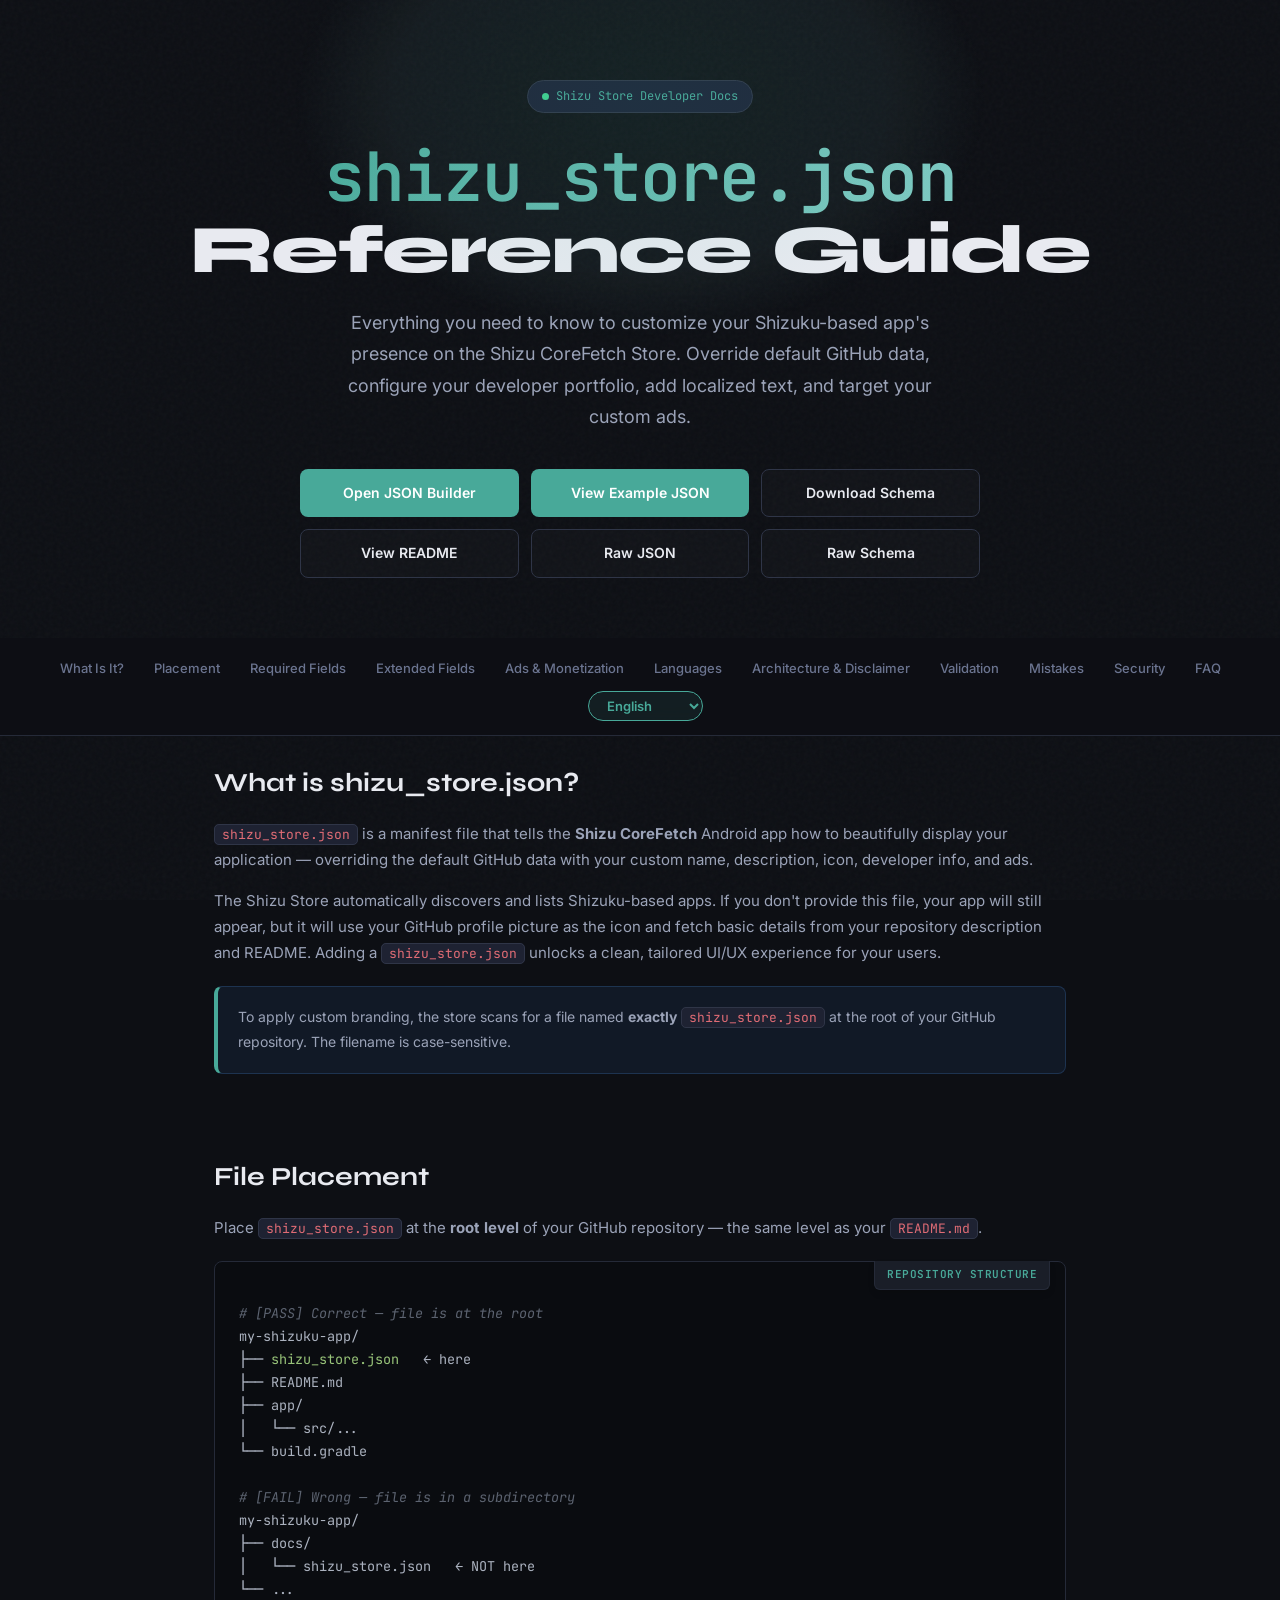
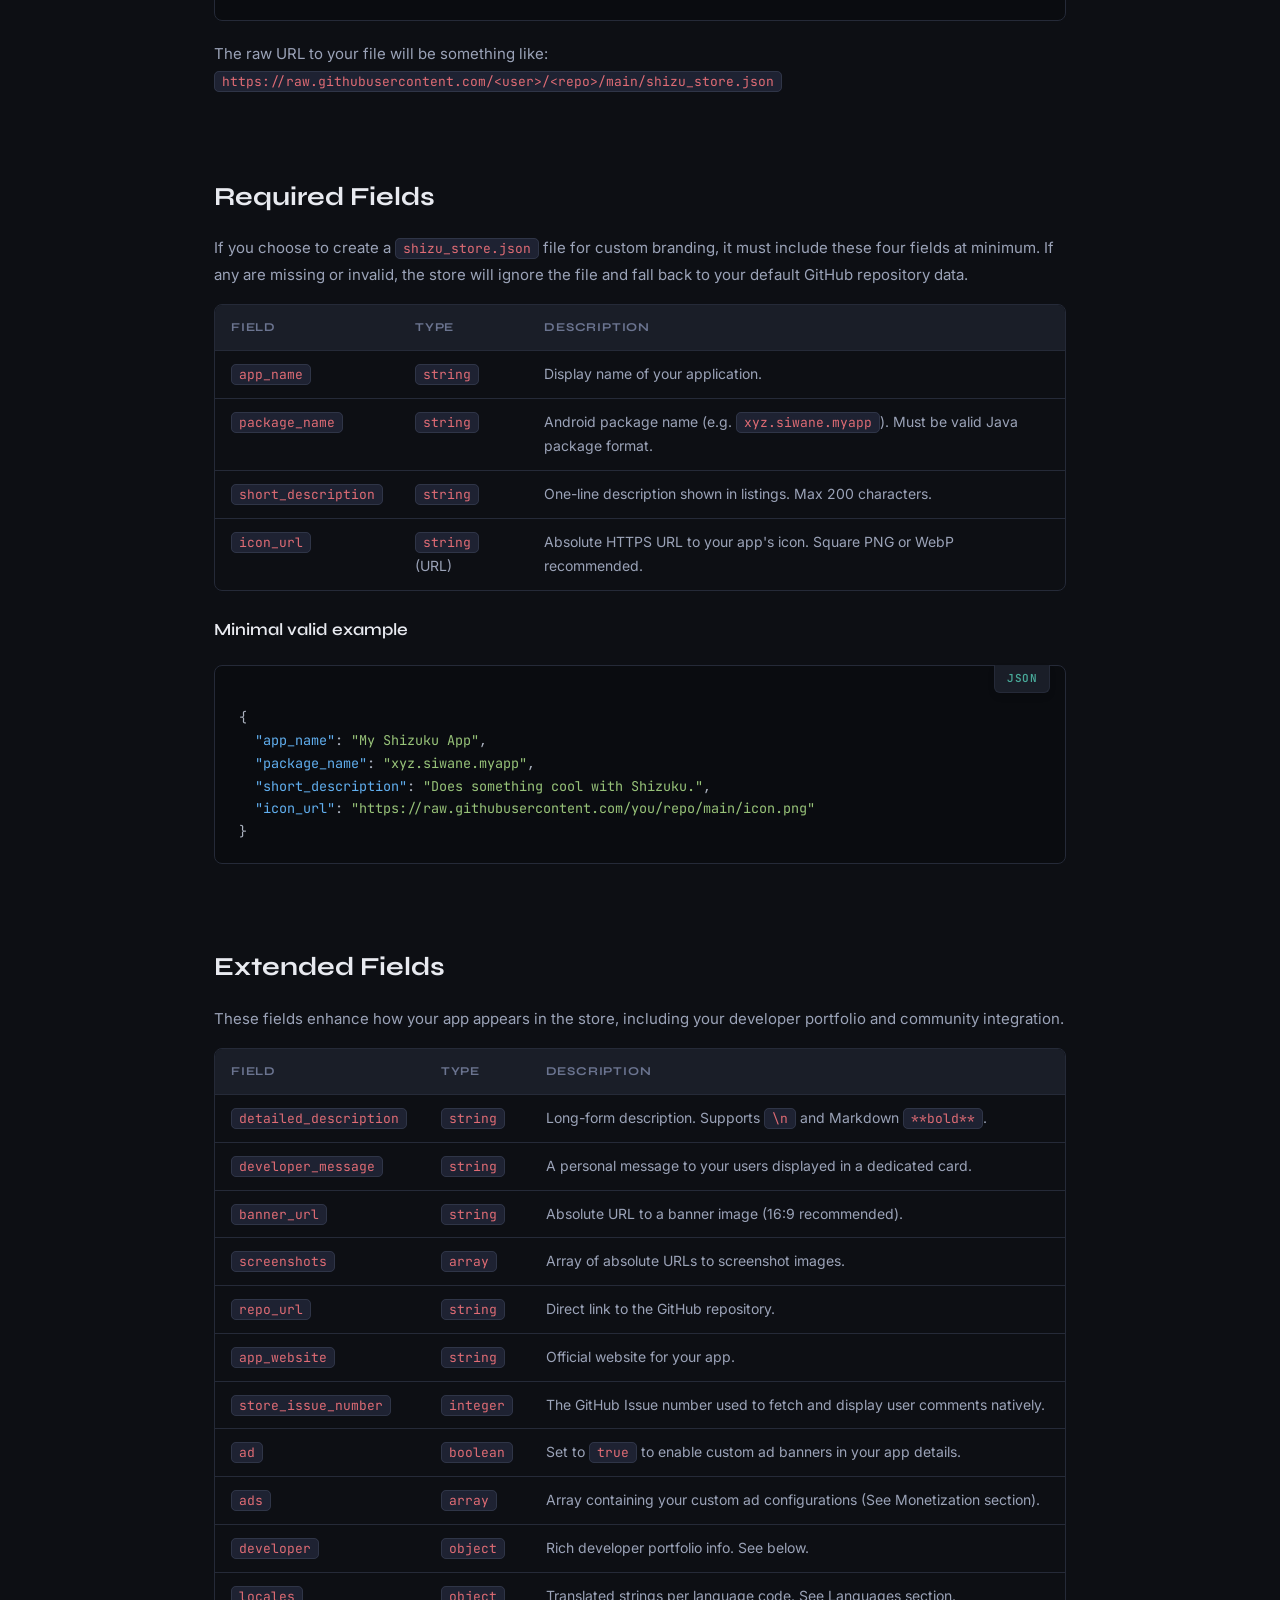
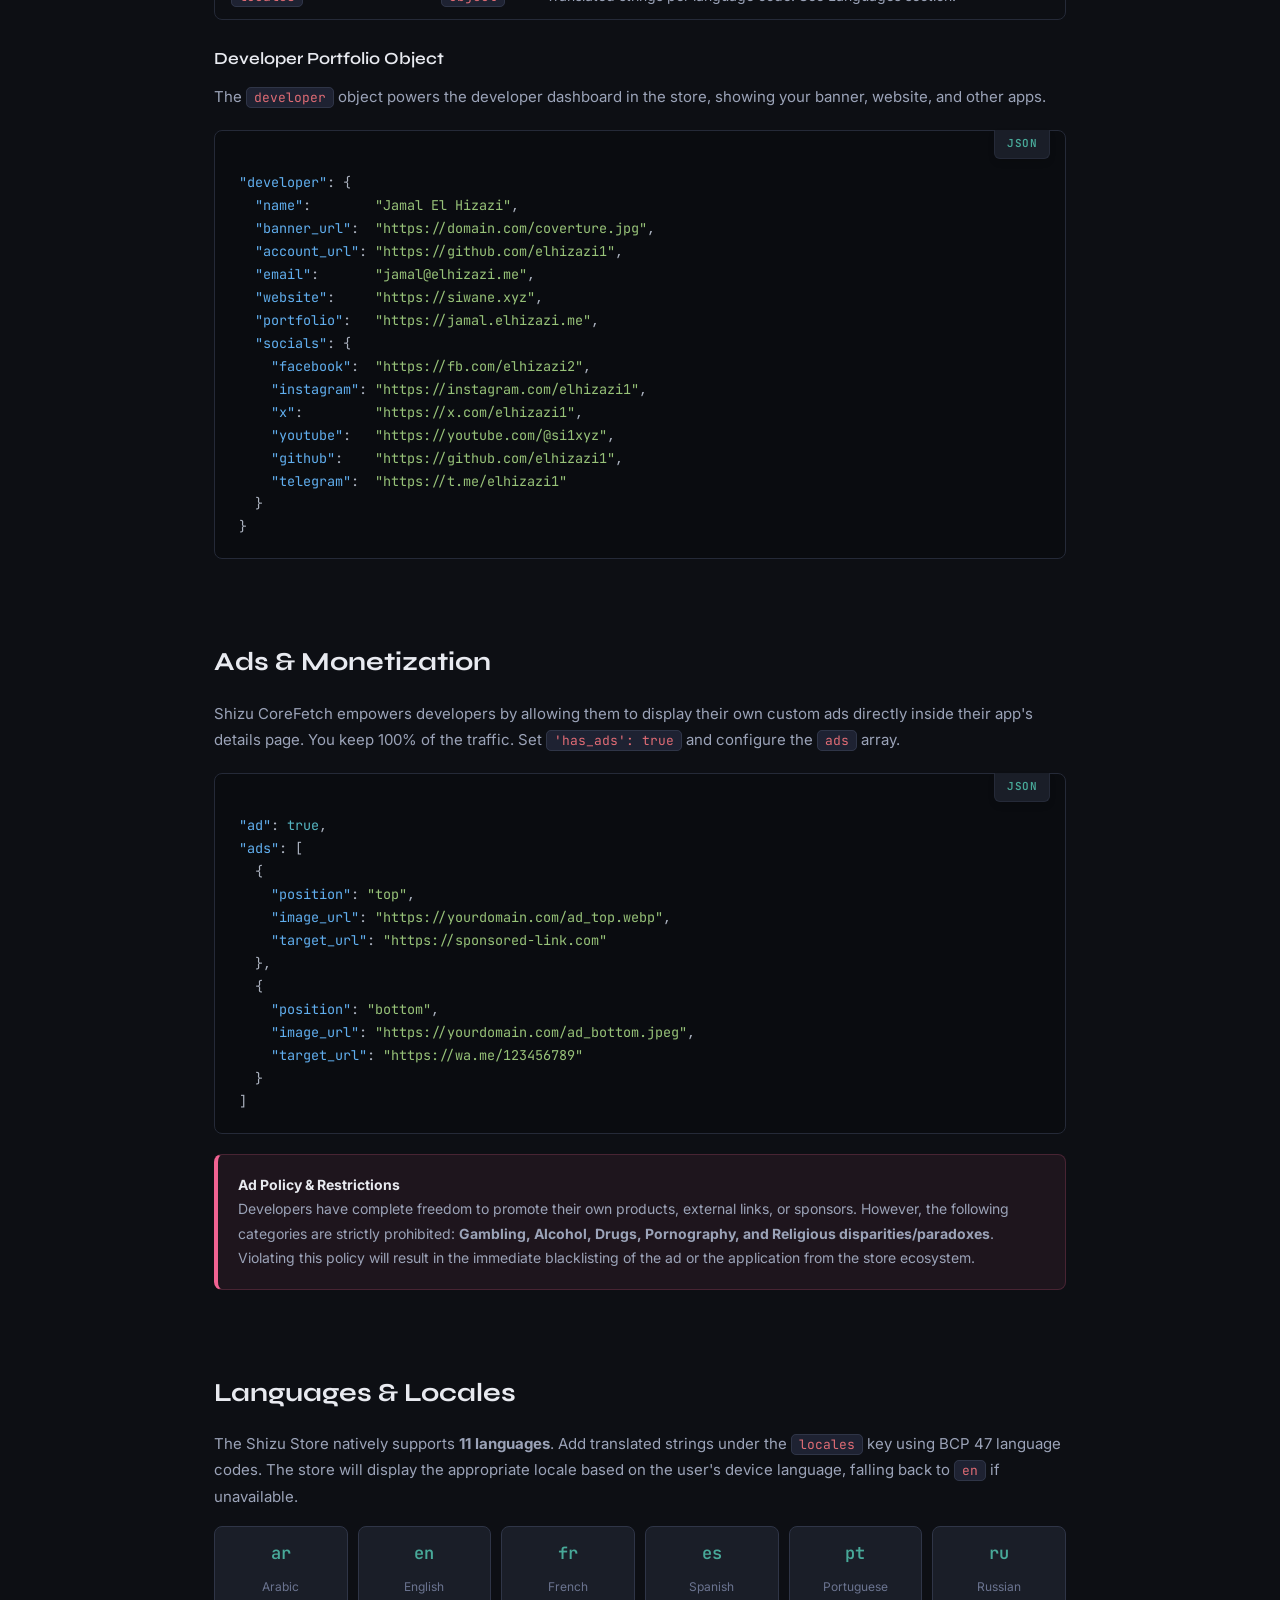
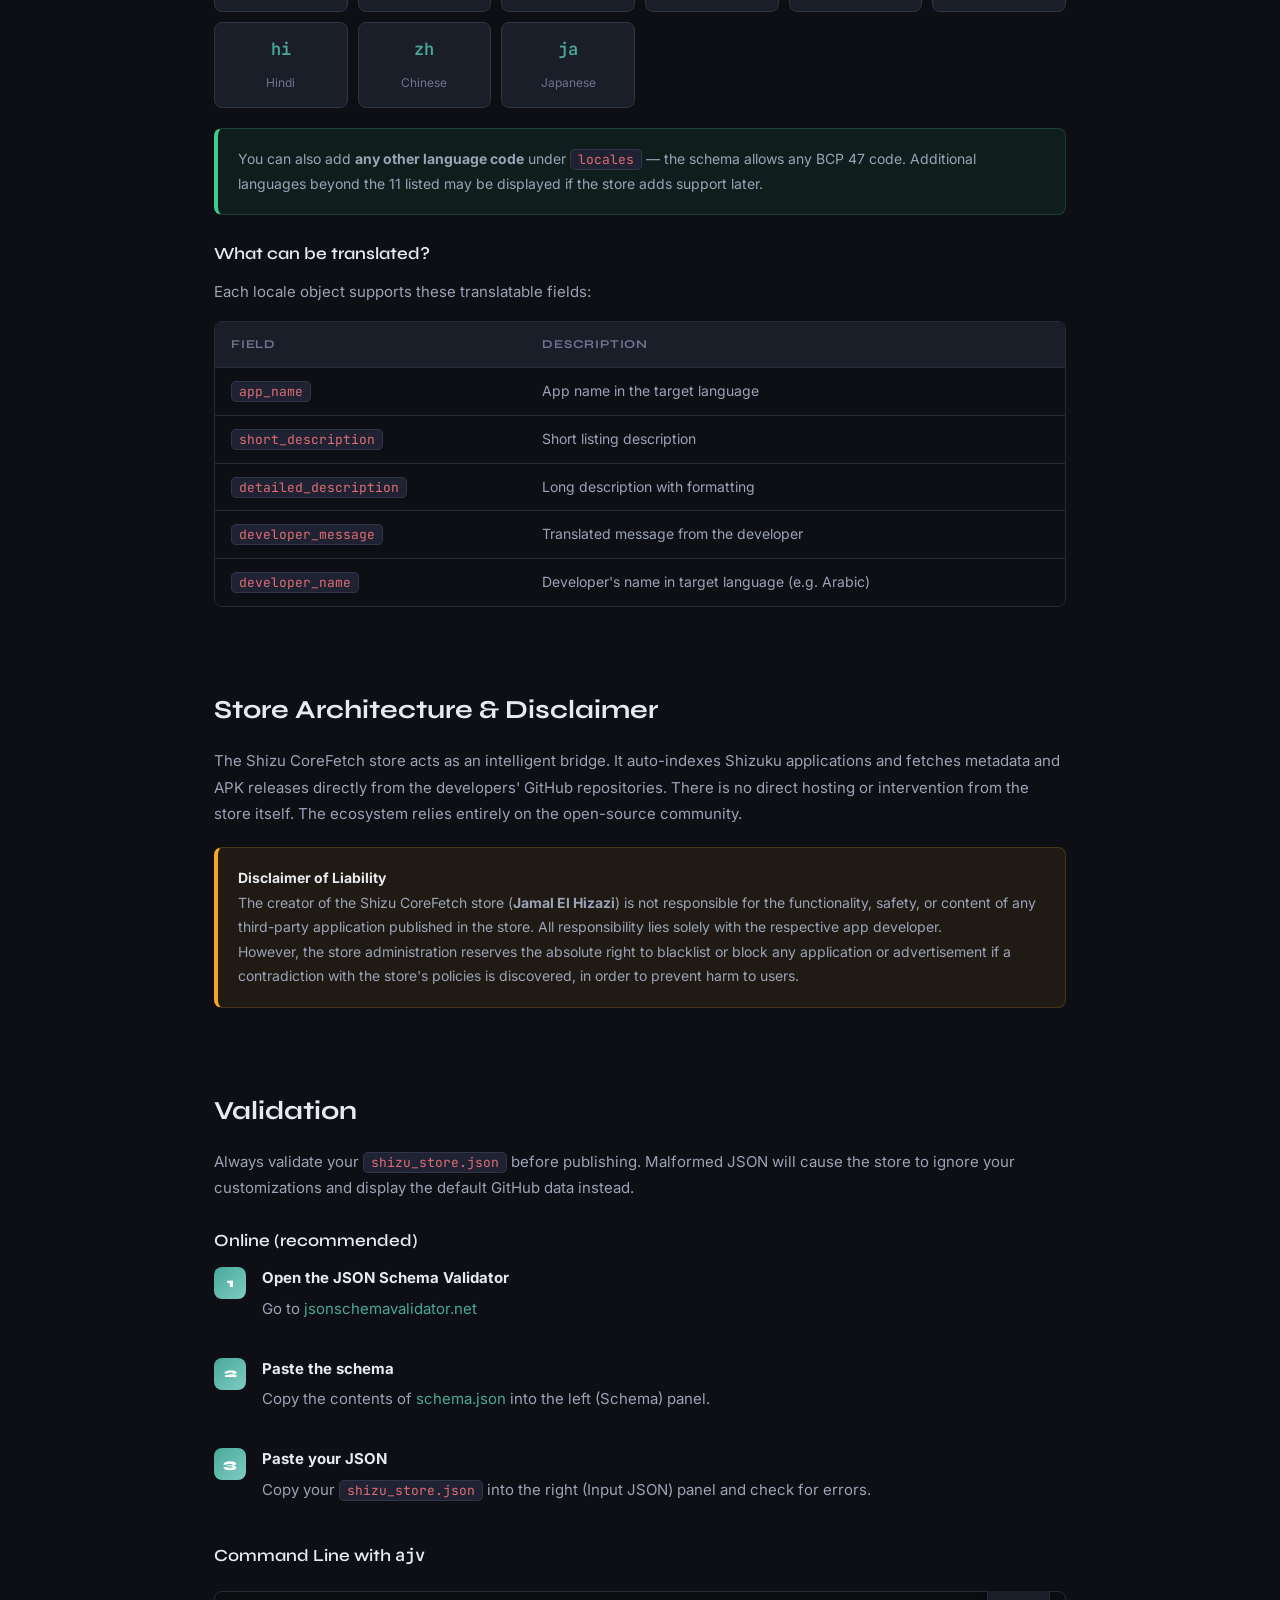
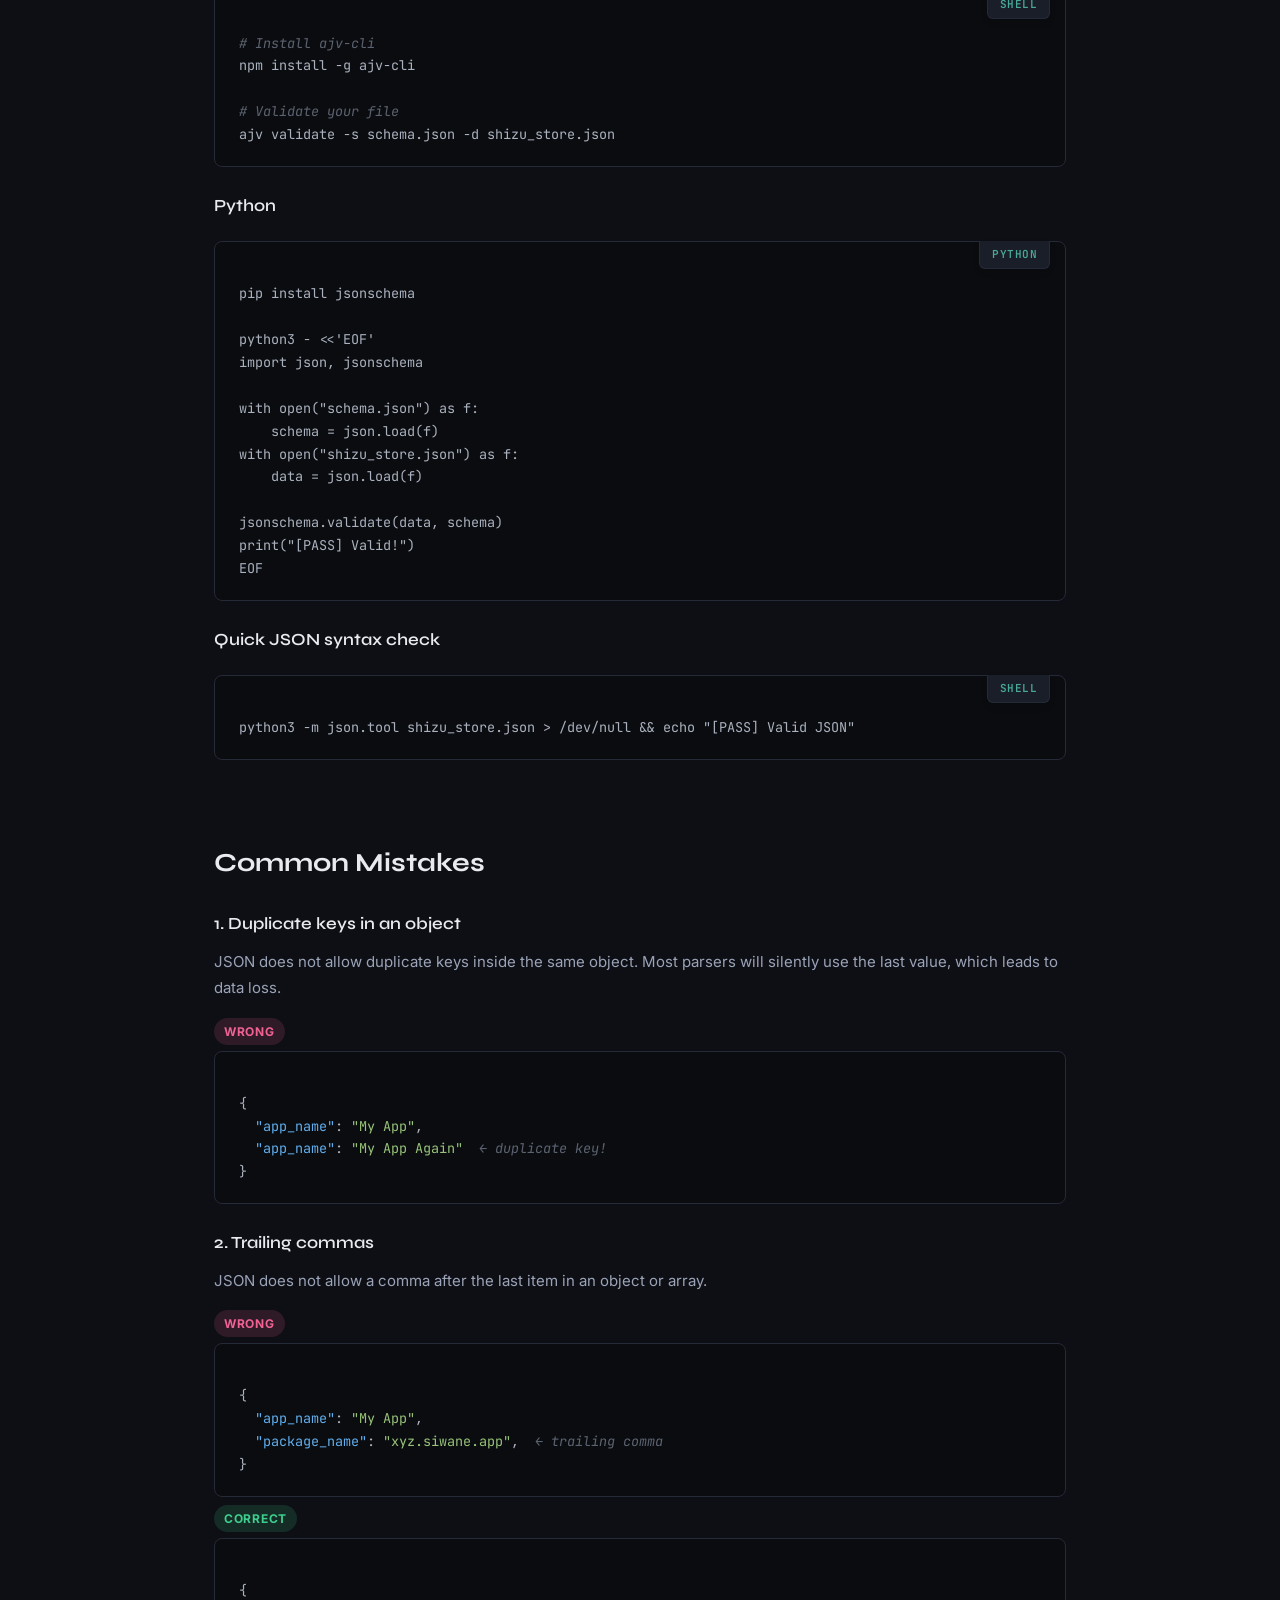
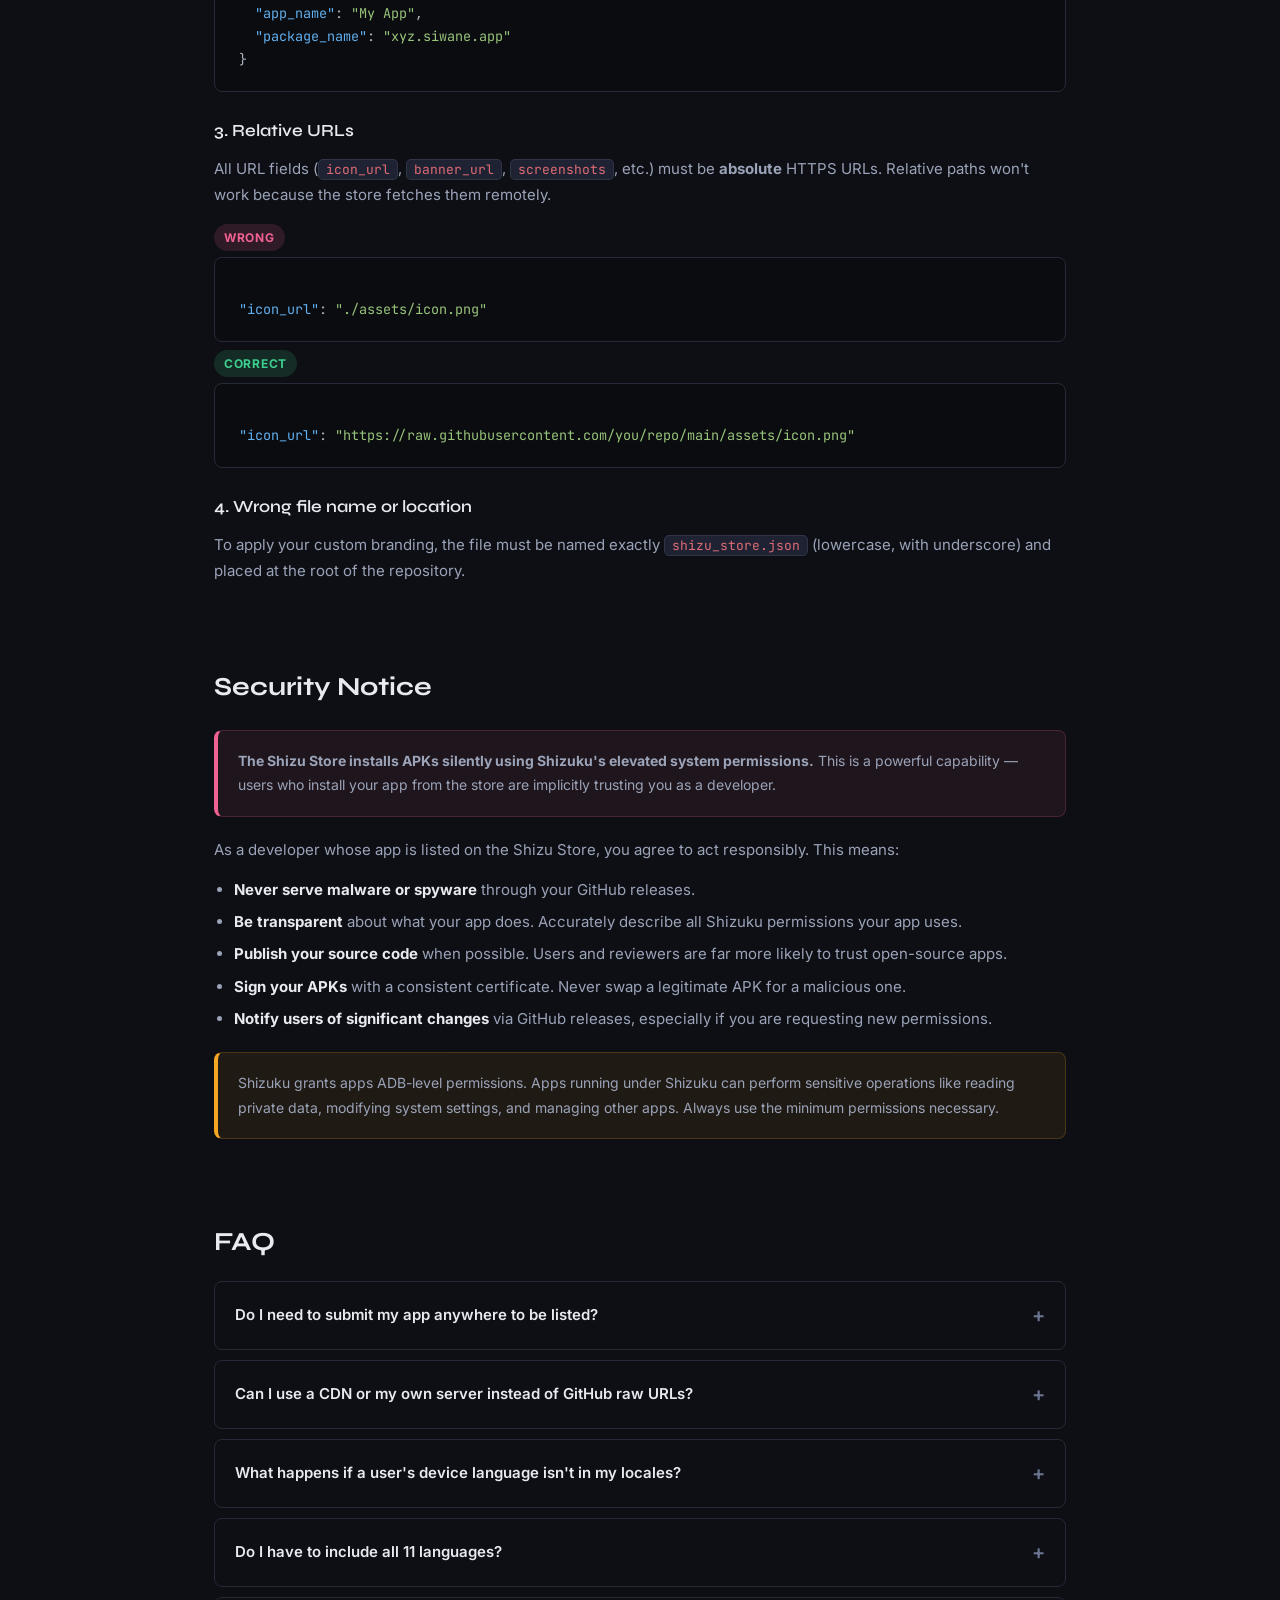
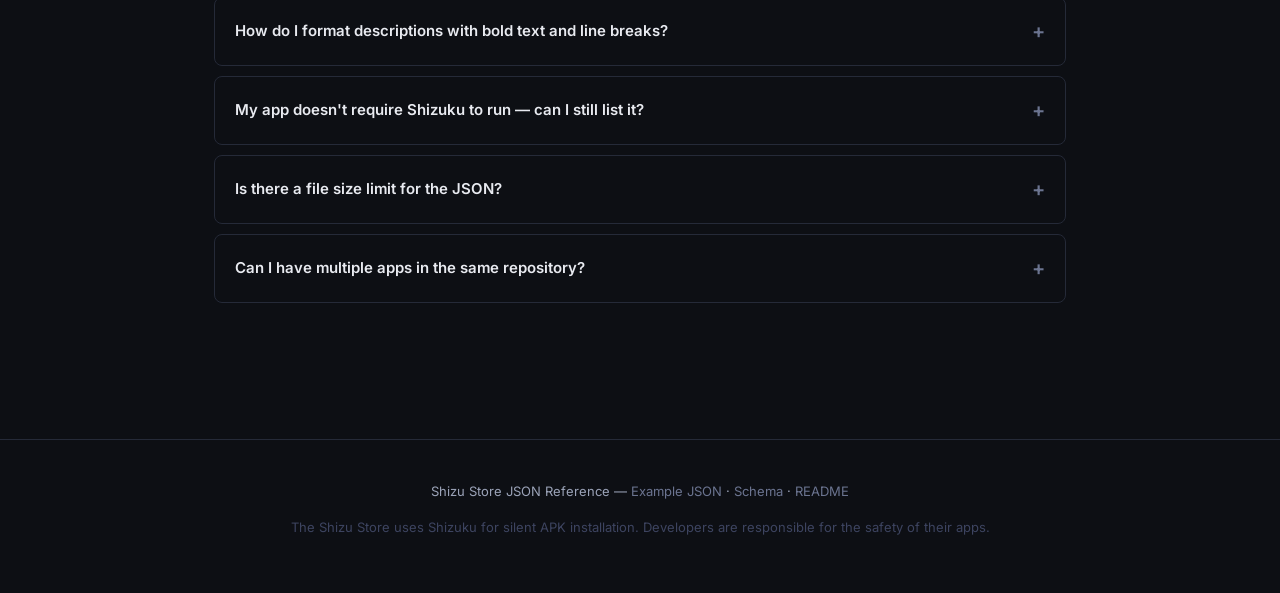
<file: docs_shizu.html>
<!DOCTYPE html>
<html lang="en" id="htmlRoot" dir="ltr">
<head>
  <meta charset="UTF-8" />
  <meta name="viewport" content="width=device-width, initial-scale=1.0" />
  <title data-i18n="page_title">shizu_store.json — Developer Reference</title>
  <link rel="preconnect" href="https://fonts.googleapis.com" />
  <link rel="preconnect" href="https://fonts.gstatic.com" crossorigin />
  <link href="https://fonts.googleapis.com/css2?family=JetBrains+Mono:wght@400;600&family=Syne:wght@400;600;700;800&family=Inter:wght@400;500;600&family=Tajawal:wght@400;500;700;800&display=swap" rel="stylesheet" />
  <link rel="icon" type="image/png" href="assets/favicon.png">
  <link rel="apple-touch-icon" href="assets/favicon.png">
  <link rel="stylesheet" href="style.css">
</head>
<body>

<header>
  <div class="badge">
    <span class="badge-dot"></span>
    <span data-i18n="badge_text">Shizu Store Developer Docs</span>
  </div>
  <h1>
    <span class="mono">shizu_store.json</span><br />
    <span data-i18n="hero_title">Reference Guide</span>
  </h1>
  <p class="subtitle" data-i18n="hero_sub">
    Everything you need to know to customize your Shizuku-based app's presence on the Shizu CoreFetch Store. Override default GitHub data, configure your developer portfolio, add localized text, and target your custom ads.
  </p>
  
  <div class="hAct">
    <a href="builder.html" class="btn btnP" data-i18n="btn_builder">Open JSON Builder</a>
    <a href="shizu_store.json" class="btn btnP" data-i18n="btn_example">View Example JSON</a>
    <a href="schema.json" class="btn btnS" data-i18n="btn_schema">Download Schema</a>
    <a href="README.md" class="btn btnS" data-i18n="btn_readme">View README</a>
    <a href="shizu_store.json" class="btn btnS" target="_blank" data-i18n="btn_raw_json">Raw JSON</a>
    <a href="schema.json" class="btn btnS" target="_blank" data-i18n="btn_raw_schema">Raw Schema</a>
  </div>
</header>

<nav>
  <a href="#what-is" data-i18n="nav_what">What Is It?</a>
  <a href="#placement" data-i18n="nav_place">Placement</a>
  <a href="#required" data-i18n="nav_req">Required Fields</a>
  <a href="#optional" data-i18n="nav_ext">Extended Fields</a>
  <a href="#ads" data-i18n="nav_ads">Ads & Monetization</a>
  <a href="#locales" data-i18n="nav_lang">Languages</a>
  <a href="#architecture" data-i18n="nav_arch">Architecture & Disclaimer</a>
  <a href="#validate" data-i18n="nav_val">Validation</a>
  <a href="#mistakes" data-i18n="nav_err">Mistakes</a>
  <a href="#security" data-i18n="nav_sec">Security</a>
  <a href="#faq" data-i18n="nav_faq">FAQ</a>
    <select id="langSw" class="lang-select">
    <option value="en">English</option>
    <option value="ar">العربية</option>
    <option value="fr">Français</option>
    <option value="es">Español</option>
    <option value="pt">Português</option>
    <option value="ru">Русский</option>
    <option value="zh">中文</option>
    <option value="ja">日本語</option>
    <option value="hi">हिन्दी</option>
  </select>

</nav>

<main>

  <section id="what-is">
    <h2 data-i18n="what_title">What is shizu_store.json?</h2>
    <p data-i18n="what_p1">
      <code>shizu_store.json</code> is a manifest file that tells the <strong>Shizu CoreFetch</strong> Android app how to beautifully display your application — overriding the default GitHub data with your custom name, description, icon, developer info, and ads.
    </p>
    <p data-i18n="what_p2">
      The Shizu Store automatically discovers and lists Shizuku-based apps. If you don't provide this file, your app will still appear, but it will use your GitHub profile picture as the icon and fetch basic details from your repository description and README. Adding a <code>shizu_store.json</code> unlocks a clean, tailored UI/UX experience for your users.
    </p>
    <div class="callout callout-info">
      <div>
        <p data-i18n="what_callout">To apply custom branding, the store scans for a file named <strong>exactly</strong> <code>shizu_store.json</code> at the root of your GitHub repository. The filename is case-sensitive.</p>
      </div>
    </div>
  </section>

  <section id="placement">
    <h2 data-i18n="place_title">File Placement</h2>
    <p data-i18n="place_p1">Place <code>shizu_store.json</code> at the <strong>root level</strong> of your GitHub repository — the same level as your <code>README.md</code>.</p>

    <div class="code-wrap">
      <span class="code-label" data-i18n="lbl_repo_struct">Repository Structure</span>
      <pre><span class="c"># [PASS] Correct — file is at the root</span>
my-shizuku-app/
├── <span class="s">shizu_store.json</span>   ← here
├── README.md
├── app/
│   └── src/...
└── build.gradle

<span class="c"># [FAIL] Wrong — file is in a subdirectory</span>
my-shizuku-app/
├── docs/
│   └── shizu_store.json   ← NOT here
└── ...</pre>
    </div>

    <p data-i18n="place_p2">
      The raw URL to your file will be something like:<br />
      <code>https://raw.githubusercontent.com/&lt;user&gt;/&lt;repo&gt;/main/shizu_store.json</code>
    </p>
  </section>

  <section id="required">
    <h2 data-i18n="req_title">Required Fields</h2>
    <p data-i18n="req_p1">If you choose to create a <code>shizu_store.json</code> file for custom branding, it must include these four fields at minimum. If any are missing or invalid, the store will ignore the file and fall back to your default GitHub repository data.</p>

    <div class="table-wrap">
      <table>
        <thead>
          <tr>
            <th data-i18n="th_field">Field</th>
            <th data-i18n="th_type">Type</th>
            <th data-i18n="th_desc">Description</th>
          </tr>
        </thead>
        <tbody>
          <tr>
            <td><code>app_name</code></td>
            <td><code>string</code></td>
            <td data-i18n="req_desc_app_name">Display name of your application.</td>
          </tr>
          <tr>
            <td><code>package_name</code></td>
            <td><code>string</code></td>
            <td data-i18n="req_desc_pkg">Android package name (e.g. <code>xyz.siwane.myapp</code>). Must be valid Java package format.</td>
          </tr>
          <tr>
            <td><code>short_description</code></td>
            <td><code>string</code></td>
            <td data-i18n="req_desc_short">One-line description shown in listings. Max 200 characters.</td>
          </tr>
          <tr>
            <td><code>icon_url</code></td>
            <td><code>string</code> (URL)</td>
            <td data-i18n="req_desc_icon">Absolute HTTPS URL to your app's icon. Square PNG or WebP recommended.</td>
          </tr>
        </tbody>
      </table>
    </div>

    <h3 data-i18n="req_min_ex">Minimal valid example</h3>
    <div class="code-wrap">
      <span class="code-label">JSON</span>
      <pre><span class="p">{</span>
  <span class="k">"app_name"</span><span class="p">:</span> <span class="s">"My Shizuku App"</span><span class="p">,</span>
  <span class="k">"package_name"</span><span class="p">:</span> <span class="s">"xyz.siwane.myapp"</span><span class="p">,</span>
  <span class="k">"short_description"</span><span class="p">:</span> <span class="s">"Does something cool with Shizuku."</span><span class="p">,</span>
  <span class="k">"icon_url"</span><span class="p">:</span> <span class="s">"https://raw.githubusercontent.com/you/repo/main/icon.png"</span>
<span class="p">}</span></pre>
    </div>
  </section>

  <section id="optional">
    <h2 data-i18n="opt_title">Extended Fields</h2>
    <p data-i18n="opt_p1">These fields enhance how your app appears in the store, including your developer portfolio and community integration.</p>

    <div class="table-wrap">
      <table>
        <thead>
          <tr>
            <th data-i18n="th_field">Field</th>
            <th data-i18n="th_type">Type</th>
            <th data-i18n="th_desc">Description</th>
          </tr>
        </thead>
        <tbody>
          <tr><td><code>detailed_description</code></td><td><code>string</code></td><td data-i18n="opt_desc_det">Long-form description. Supports <code>\n</code> and Markdown <code>**bold**</code>.</td></tr>
          <tr><td><code>developer_message</code></td><td><code>string</code></td><td data-i18n="opt_desc_msg">A personal message to your users displayed in a dedicated card.</td></tr>
          <tr><td><code>banner_url</code></td><td><code>string</code></td><td data-i18n="opt_desc_ban">Absolute URL to a banner image (16:9 recommended).</td></tr>
          <tr><td><code>screenshots</code></td><td><code>array</code></td><td data-i18n="opt_desc_scr">Array of absolute URLs to screenshot images.</td></tr>
          <tr><td><code>repo_url</code></td><td><code>string</code></td><td data-i18n="opt_desc_repo">Direct link to the GitHub repository.</td></tr>
          <tr><td><code>app_website</code></td><td><code>string</code></td><td data-i18n="opt_desc_web">Official website for your app.</td></tr>
          <tr><td><code>store_issue_number</code></td><td><code>integer</code></td><td data-i18n="opt_desc_iss">The GitHub Issue number used to fetch and display user comments natively.</td></tr>
          <tr><td><code>ad</code></td><td><code>boolean</code></td><td data-i18n="opt_desc_ad">Set to <code>true</code> to enable custom ad banners in your app details.</td></tr>
          <tr><td><code>ads</code></td><td><code>array</code></td><td data-i18n="opt_desc_ads">Array containing your custom ad configurations (See Monetization section).</td></tr>
          <tr><td><code>developer</code></td><td><code>object</code></td><td data-i18n="opt_desc_dev">Rich developer portfolio info. See below.</td></tr>
          <tr><td><code>locales</code></td><td><code>object</code></td><td data-i18n="opt_desc_loc">Translated strings per language code. See Languages section.</td></tr>
        </tbody>
      </table>
    </div>

    <h3 data-i18n="opt_dev_title">Developer Portfolio Object</h3>
    <p data-i18n="opt_dev_p">The <code>developer</code> object powers the developer dashboard in the store, showing your banner, website, and other apps.</p>
    <div class="code-wrap">
      <span class="code-label">JSON</span>
      <pre><span class="k">"developer"</span><span class="p">: {</span>
  <span class="k">"name"</span><span class="p">:</span>        <span class="s">"Jamal El Hizazi"</span><span class="p">,</span>
  <span class="k">"banner_url"</span><span class="p">:</span>  <span class="s">"https://domain.com/coverture.jpg"</span><span class="p">,</span>
  <span class="k">"account_url"</span><span class="p">:</span> <span class="s">"https://github.com/elhizazi1"</span><span class="p">,</span>
  <span class="k">"email"</span><span class="p">:</span>       <span class="s">"jamal@elhizazi.me"</span><span class="p">,</span>
  <span class="k">"website"</span><span class="p">:</span>     <span class="s">"https://siwane.xyz"</span><span class="p">,</span>
  <span class="k">"portfolio"</span><span class="p">:</span>   <span class="s">"https://jamal.elhizazi.me"</span><span class="p">,</span>
  <span class="k">"socials"</span><span class="p">: {</span>
    <span class="k">"facebook"</span><span class="p">:</span>  <span class="s">"https://fb.com/elhizazi2"</span><span class="p">,</span>
    <span class="k">"instagram"</span><span class="p">:</span> <span class="s">"https://instagram.com/elhizazi1"</span><span class="p">,</span>
    <span class="k">"x"</span><span class="p">:</span>         <span class="s">"https://x.com/elhizazi1"</span><span class="p">,</span>
    <span class="k">"youtube"</span><span class="p">:</span>   <span class="s">"https://youtube.com/@si1xyz"</span><span class="p">,</span>
    <span class="k">"github"</span><span class="p">:</span>    <span class="s">"https://github.com/elhizazi1"</span><span class="p">,</span>
    <span class="k">"telegram"</span><span class="p">:</span>  <span class="s">"https://t.me/elhizazi1"</span>
  <span class="p">}</span>
<span class="p">}</span></pre>
    </div>
  </section>

  <section id="ads">
    <h2 data-i18n="ads_title">Ads & Monetization</h2>
    <p data-i18n="ads_p1">
      Shizu CoreFetch empowers developers by allowing them to display their own custom ads directly inside their app's details page. 
      You keep 100% of the traffic. Set <code>"ad": true</code> and configure the <code>ads</code> array.
    </p>

    <div class="code-wrap">
      <span class="code-label">JSON</span>
      <pre><span class="k">"ad"</span><span class="p">:</span> <span class="b">true</span><span class="p">,</span>
<span class="k">"ads"</span><span class="p">:</span> <span class="p">[</span>
  <span class="p">{</span>
    <span class="k">"position"</span><span class="p">:</span> <span class="s">"top"</span><span class="p">,</span>
    <span class="k">"image_url"</span><span class="p">:</span> <span class="s">"https://yourdomain.com/ad_top.webp"</span><span class="p">,</span>
    <span class="k">"target_url"</span><span class="p">:</span> <span class="s">"https://sponsored-link.com"</span>
  <span class="p">},</span>
  <span class="p">{</span>
    <span class="k">"position"</span><span class="p">:</span> <span class="s">"bottom"</span><span class="p">,</span>
    <span class="k">"image_url"</span><span class="p">:</span> <span class="s">"https://yourdomain.com/ad_bottom.jpeg"</span><span class="p">,</span>
    <span class="k">"target_url"</span><span class="p">:</span> <span class="s">"https://wa.me/123456789"</span>
  <span class="p">}</span>
<span class="p">]</span></pre>
    </div>

    <div class="callout callout-danger">
      <div>
        <strong data-i18n="ads_pol_title">Ad Policy & Restrictions</strong>
        <p data-i18n="ads_pol_p">Developers have complete freedom to promote their own products, external links, or sponsors. However, the following categories are strictly prohibited: <strong>Gambling, Alcohol, Drugs, Pornography, and Religious disparities/paradoxes</strong>. Violating this policy will result in the immediate blacklisting of the ad or the application from the store ecosystem.</p>
      </div>
    </div>
  </section>

  <section id="locales">
    <h2 data-i18n="loc_title">Languages &amp; Locales</h2>
    <p data-i18n="loc_p1">
      The Shizu Store natively supports <strong>9 languages</strong>. Add translated strings under the
      <code>locales</code> key using BCP 47 language codes. The store will display the appropriate locale
      based on the user's device language, falling back to <code>en</code> if unavailable.
    </p>

    <div class="lang-grid">
      <div class="lang-chip"><span class="code">ar</span><span class="name" data-i18n="lang_ar">Arabic</span></div>
      <div class="lang-chip"><span class="code">en</span><span class="name" data-i18n="lang_en">English</span></div>
      <div class="lang-chip"><span class="code">fr</span><span class="name" data-i18n="lang_fr">French</span></div>
      <div class="lang-chip"><span class="code">es</span><span class="name" data-i18n="lang_es">Spanish</span></div>
      <div class="lang-chip"><span class="code">pt</span><span class="name" data-i18n="lang_pt">Portuguese</span></div>
      <div class="lang-chip"><span class="code">ru</span><span class="name" data-i18n="lang_ru">Russian</span></div>
      <div class="lang-chip"><span class="code">hi</span><span class="name" data-i18n="lang_hi">Hindi</span></div>
      <div class="lang-chip"><span class="code">zh</span><span class="name" data-i18n="lang_zh">Chinese</span></div>
      <div class="lang-chip"><span class="code">ja</span><span class="name" data-i18n="lang_ja">Japanese</span></div>
    </div>

    <div class="callout callout-success">
      <div>
        <p data-i18n="loc_callout">You can also add <strong>any other language code</strong> under <code>locales</code> — the schema allows any BCP 47 code. Additional languages beyond the 9 listed may be displayed if the store adds support later.</p>
      </div>
    </div>

    <h3 data-i18n="loc_trans_title">What can be translated?</h3>
    <p data-i18n="loc_trans_p">Each locale object supports these translatable fields:</p>

    <div class="table-wrap">
      <table>
        <thead><tr><th data-i18n="th_field">Field</th><th data-i18n="th_desc">Description</th></tr></thead>
        <tbody>
          <tr><td><code>app_name</code></td><td data-i18n="loc_td_app">App name in the target language</td></tr>
          <tr><td><code>short_description</code></td><td data-i18n="loc_td_short">Short listing description</td></tr>
          <tr><td><code>detailed_description</code></td><td data-i18n="loc_td_det">Long description with formatting</td></tr>
          <tr><td><code>developer_message</code></td><td data-i18n="loc_td_msg">Translated message from the developer</td></tr>
          <tr><td><code>developer_name</code></td><td data-i18n="loc_td_dev">Developer's name in target language (e.g. Arabic)</td></tr>
        </tbody>
      </table>
    </div>
  </section>

  <section id="architecture">
    <h2 data-i18n="arch_title">Store Architecture & Disclaimer</h2>
    
    <p data-i18n="arch_p1">
      <strong data-i18n="arch_str">Decentralized Auto-Fetching:</strong> The Shizu CoreFetch store acts as an intelligent bridge. It auto-indexes Shizuku applications and fetches metadata and APK releases directly from the developers' GitHub repositories. There is no direct hosting or intervention from the store itself. The ecosystem relies entirely on the open-source community.
    </p>

    <div class="callout callout-warn">
      <div>
        <strong data-i18n="arch_disc_title">Disclaimer of Liability</strong>
        <p data-i18n="arch_disc_p1">The creator of the Shizu CoreFetch store (<strong>Jamal El Hizazi</strong>) is not responsible for the functionality, safety, or content of any third-party application published in the store. All responsibility lies solely with the respective app developer.</p>
        <p data-i18n="arch_disc_p2">However, the store administration reserves the absolute right to blacklist or block any application or advertisement if a contradiction with the store's policies is discovered, in order to prevent harm to users.</p>
      </div>
    </div>
  </section>

  <section id="validate">
    <h2 data-i18n="val_title">Validation</h2>
    <p data-i18n="val_p1">Always validate your <code>shizu_store.json</code> before publishing. Malformed JSON will cause the store to ignore your customizations and display the default GitHub data instead.</p>

    <h3 data-i18n="val_on_title">Online (recommended)</h3>
    <div class="steps">
      <div class="step">
        <div class="step-num">1</div>
        <div class="step-body">
          <strong data-i18n="val_s1_t">Open the JSON Schema Validator</strong>
          <p><span data-i18n="val_s1_p">Go to</span> <a href="https://www.jsonschemavalidator.net" target="_blank">jsonschemavalidator.net</a></p>
        </div>
      </div>
      <div class="step">
        <div class="step-num">2</div>
        <div class="step-body">
          <strong data-i18n="val_s2_t">Paste the schema</strong>
          <p><span data-i18n="val_s2_p">Copy the contents of</span> <a href="schema.json">schema.json</a> <span data-i18n="val_s2_p2">into the left (Schema) panel.</span></p>
        </div>
      </div>
      <div class="step">
        <div class="step-num">3</div>
        <div class="step-body">
          <strong data-i18n="val_s3_t">Paste your JSON</strong>
          <p data-i18n="val_s3_p">Copy your <code>shizu_store.json</code> into the right (Input JSON) panel and check for errors.</p>
        </div>
      </div>
    </div>

    <h3 data-i18n="val_cli_title">Command Line with <code>ajv</code></h3>
    <div class="code-wrap">
      <span class="code-label" data-i18n="lbl_shell">Shell</span>
      <pre><span class="c"># Install ajv-cli</span>
npm install -g ajv-cli

<span class="c"># Validate your file</span>
ajv validate -s schema.json -d shizu_store.json</pre>
    </div>

    <h3>Python</h3>
    <div class="code-wrap">
      <span class="code-label">Python</span>
      <pre>pip install jsonschema

python3 - &lt;&lt;'EOF'
import json, jsonschema

with open("schema.json") as f:
    schema = json.load(f)
with open("shizu_store.json") as f:
    data = json.load(f)

jsonschema.validate(data, schema)
print("[PASS] Valid!")
EOF</pre>
    </div>

    <h3 data-i18n="val_q_title">Quick JSON syntax check</h3>
    <div class="code-wrap">
      <span class="code-label" data-i18n="lbl_shell">Shell</span>
      <pre>python3 -m json.tool shizu_store.json &gt; /dev/null &amp;&amp; echo "[PASS] Valid JSON"</pre>
    </div>
  </section>

  <section id="mistakes">
    <h2 data-i18n="err_title">Common Mistakes</h2>

    <h3 data-i18n="err_1_title">1. Duplicate keys in an object</h3>
    <p data-i18n="err_1_p">JSON does not allow duplicate keys inside the same object. Most parsers will silently use the last value, which leads to data loss.</p>
    <div class="mistake-block">
      <div class="mistake-label bad" data-i18n="lbl_wrong">Wrong</div>
      <pre><span class="p">{</span>
  <span class="k">"app_name"</span><span class="p">:</span> <span class="s">"My App"</span><span class="p">,</span>
  <span class="k">"app_name"</span><span class="p">:</span> <span class="s">"My App Again"</span>  <span class="c">← duplicate key!</span>
<span class="p">}</span></pre>
    </div>

    <h3 data-i18n="err_2_title">2. Trailing commas</h3>
    <p data-i18n="err_2_p">JSON does not allow a comma after the last item in an object or array.</p>
    <div class="mistake-block">
      <div class="mistake-label bad" data-i18n="lbl_wrong">Wrong</div>
      <pre><span class="p">{</span>
  <span class="k">"app_name"</span><span class="p">:</span> <span class="s">"My App"</span><span class="p">,</span>
  <span class="k">"package_name"</span><span class="p">:</span> <span class="s">"xyz.siwane.app"</span><span class="p">,</span>  <span class="c">← trailing comma</span>
<span class="p">}</span></pre>
      <div class="mistake-label good" style="margin-top:8px" data-i18n="lbl_correct">Correct</div>
      <pre><span class="p">{</span>
  <span class="k">"app_name"</span><span class="p">:</span> <span class="s">"My App"</span><span class="p">,</span>
  <span class="k">"package_name"</span><span class="p">:</span> <span class="s">"xyz.siwane.app"</span>
<span class="p">}</span></pre>
    </div>

    <h3 data-i18n="err_3_title">3. Relative URLs</h3>
    <p data-i18n="err_3_p">All URL fields (<code>icon_url</code>, <code>banner_url</code>, <code>screenshots</code>, etc.) must be <strong>absolute</strong> HTTPS URLs. Relative paths won't work because the store fetches them remotely.</p>
    <div class="mistake-block">
      <div class="mistake-label bad" data-i18n="lbl_wrong">Wrong</div>
      <pre><span class="k">"icon_url"</span><span class="p">:</span> <span class="s">"./assets/icon.png"</span></pre>
      <div class="mistake-label good" style="margin-top:8px" data-i18n="lbl_correct">Correct</div>
      <pre><span class="k">"icon_url"</span><span class="p">:</span> <span class="s">"https://raw.githubusercontent.com/you/repo/main/assets/icon.png"</span></pre>
    </div>

    <h3 data-i18n="err_4_title">4. Wrong file name or location</h3>
    <p data-i18n="err_4_p">To apply your custom branding, the file must be named exactly <code>shizu_store.json</code> (lowercase, with underscore) and placed at the root of the repository.</p>
  </section>

  <section id="security">
    <h2 data-i18n="sec_title">Security Notice</h2>

    <div class="callout callout-danger">
      <div>
        <p data-i18n="sec_c1_p"><strong>The Shizu Store installs APKs silently using Shizuku's elevated system permissions.</strong> This is a powerful capability — users who install your app from the store are implicitly trusting you as a developer.</p>
      </div>
    </div>

    <p data-i18n="sec_p1">As a developer whose app is listed on the Shizu Store, you agree to act responsibly. This means:</p>
    <ul>
      <li data-i18n="sec_li1"><strong>Never serve malware or spyware</strong> through your GitHub releases.</li>
      <li data-i18n="sec_li2"><strong>Be transparent</strong> about what your app does. Accurately describe all Shizuku permissions your app uses.</li>
      <li data-i18n="sec_li3"><strong>Publish your source code</strong> when possible. Users and reviewers are far more likely to trust open-source apps.</li>
      <li data-i18n="sec_li4"><strong>Sign your APKs</strong> with a consistent certificate. Never swap a legitimate APK for a malicious one.</li>
      <li data-i18n="sec_li5"><strong>Notify users of significant changes</strong> via GitHub releases, especially if you are requesting new permissions.</li>
    </ul>

    <div class="callout callout-warn">
      <div>
        <p data-i18n="sec_c2_p">Shizuku grants apps ADB-level permissions. Apps running under Shizuku can perform sensitive operations like reading private data, modifying system settings, and managing other apps. Always use the minimum permissions necessary.</p>
      </div>
    </div>
  </section>

  <section id="faq">
    <h2 data-i18n="faq_title">FAQ</h2>

    <details>
      <summary data-i18n="faq_1_q">Do I need to submit my app anywhere to be listed?</summary>
      <div class="faq-body">
        <p data-i18n="faq_1_a">No submission is required. The store automatically detects Shizuku-based repositories on GitHub. Adding a <code>shizu_store.json</code> simply gives you full control over how your app is presented to users.</p>
      </div>
    </details>

    <details>
      <summary data-i18n="faq_2_q">Can I use a CDN or my own server instead of GitHub raw URLs?</summary>
      <div class="faq-body">
        <p data-i18n="faq_2_a">Yes. Any publicly accessible HTTPS URL is valid for all URL fields. GitHub raw URLs are simply the most common choice because the JSON file lives in your GitHub repo.</p>
      </div>
    </details>

    <details>
      <summary data-i18n="faq_3_q">What happens if a user's device language isn't in my locales?</summary>
      <div class="faq-body">
        <p data-i18n="faq_3_a">The store falls back to the root-level (non-localized) values — i.e., whatever you put in <code>app_name</code>, <code>short_description</code>, etc. at the top level of the JSON. We recommend writing those in English.</p>
      </div>
    </details>

    <details>
      <summary data-i18n="faq_4_q">Do I have to include all 9 languages?</summary>
      <div class="faq-body">
        <p data-i18n="faq_4_a">No. You can include as many or as few locales as you want. Any locale you omit will automatically fall back to the root-level values.</p>
      </div>
    </details>

    <details>
      <summary data-i18n="faq_5_q">How do I format descriptions with bold text and line breaks?</summary>
      <div class="faq-body">
        <p data-i18n="faq_5_a">Use <code>\n</code> for newlines and <code>**text**</code> for bold text within description strings. These are interpreted by the store when rendering the app's detail page.</p>
      </div>
    </details>

    <details>
      <summary data-i18n="faq_6_q">My app doesn't require Shizuku to run — can I still list it?</summary>
      <div class="faq-body">
        <p data-i18n="faq_6_a">The store is designed for Shizuku-based apps. You can list it, but be clear in your description that Shizuku is not required for its core functionality.</p>
      </div>
    </details>

    <details>
      <summary data-i18n="faq_7_q">Is there a file size limit for the JSON?</summary>
      <div class="faq-body">
        <p data-i18n="faq_7_a">There is no hard limit documented, but keep the file reasonable. A few kilobytes is typical. Avoid embedding very long strings directly — link to external resources instead.</p>
      </div>
    </details>

    <details>
      <summary data-i18n="faq_8_q">Can I have multiple apps in the same repository?</summary>
      <div class="faq-body">
        <p data-i18n="faq_8_a">No. Each repository represents a single app in the store's auto-indexing logic. To list multiple apps, create separate repositories for each.</p>
      </div>
    </details>
  </section>

</main>

<footer>
  <p>
    <span data-i18n="foot_p1">Shizu Store JSON Reference</span> &mdash;
    <a href="shizu_store.json" data-i18n="foot_a1">Example JSON</a> &middot;
    <a href="schema.json" data-i18n="foot_a2">Schema</a> &middot;
    <a href="README.md" data-i18n="foot_a3">README</a>
  </p>
  <p style="margin-top:8px; color: #3d4460;" data-i18n="foot_p2">
    The Shizu Store uses Shizuku for silent APK installation. Developers are responsible for the safety of their apps.
  </p>
</footer>

<script src="app.js"></script>
</body>
</html>
</file>
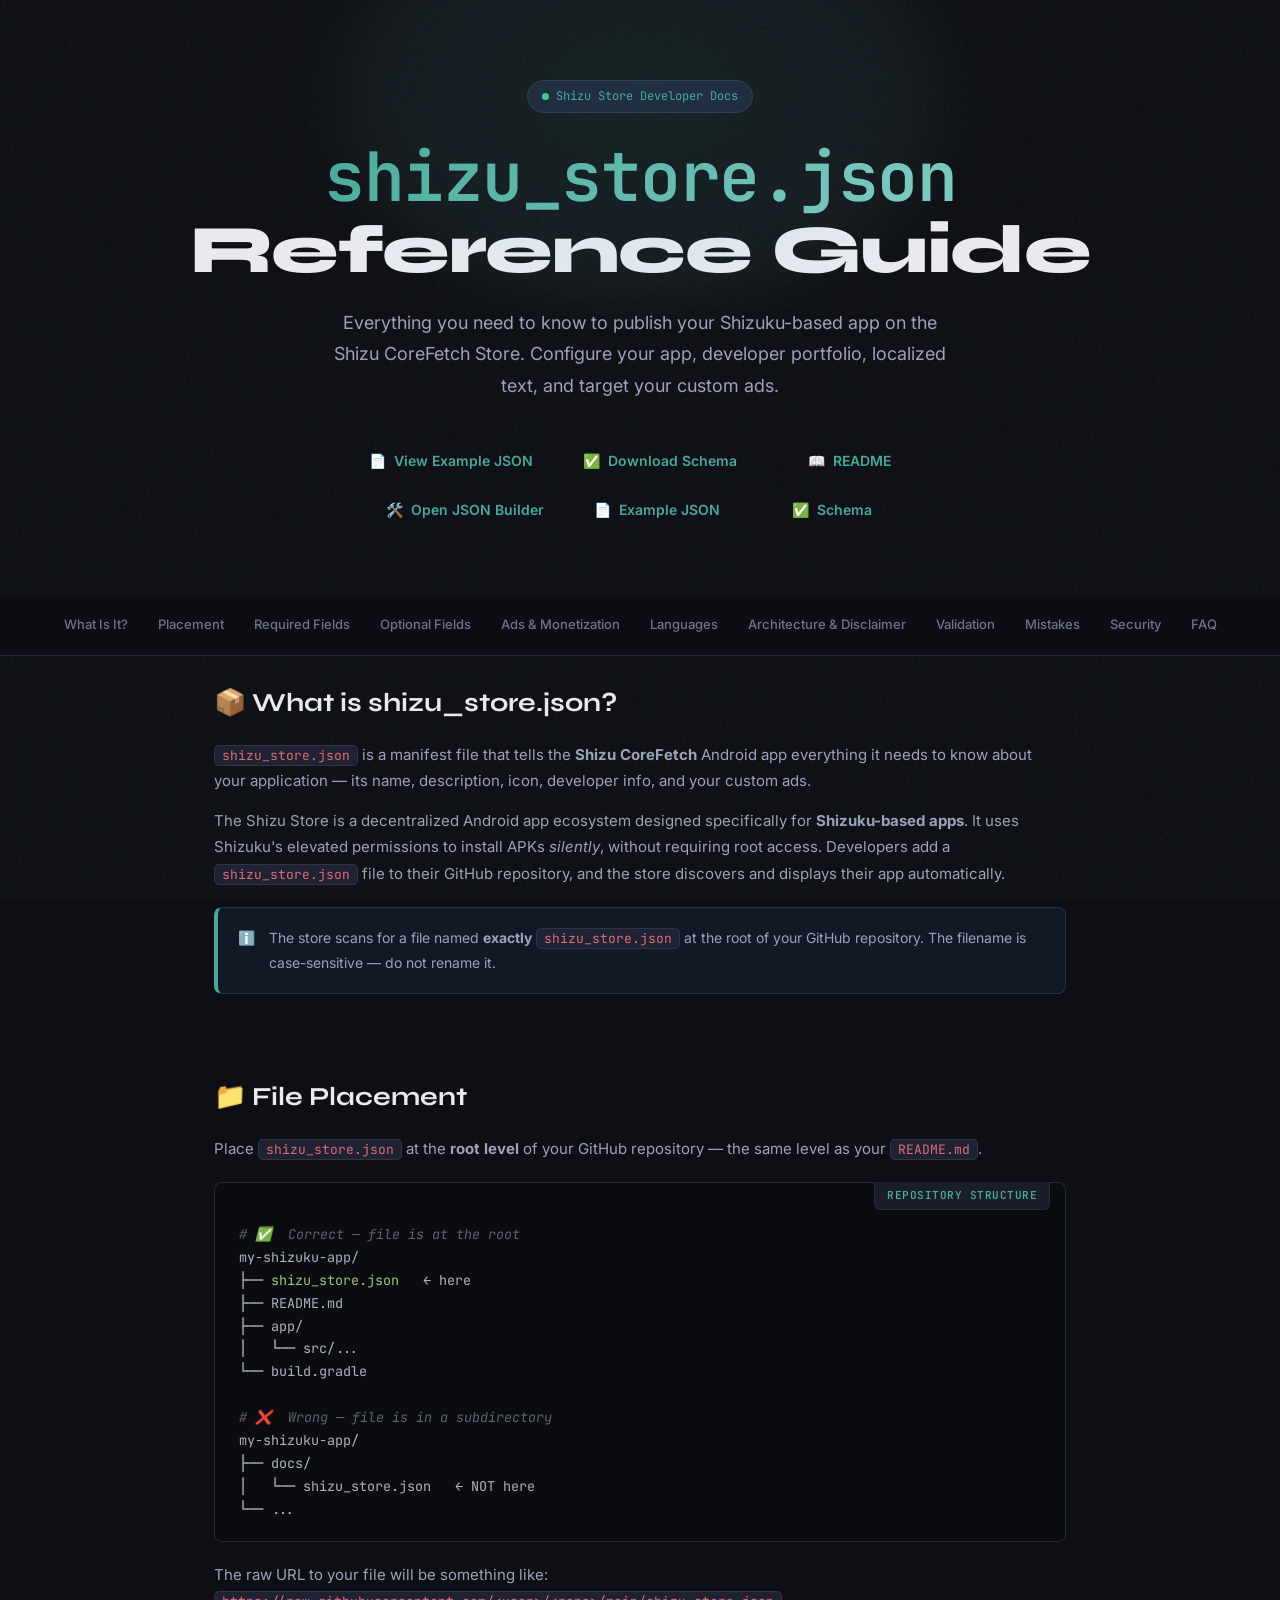
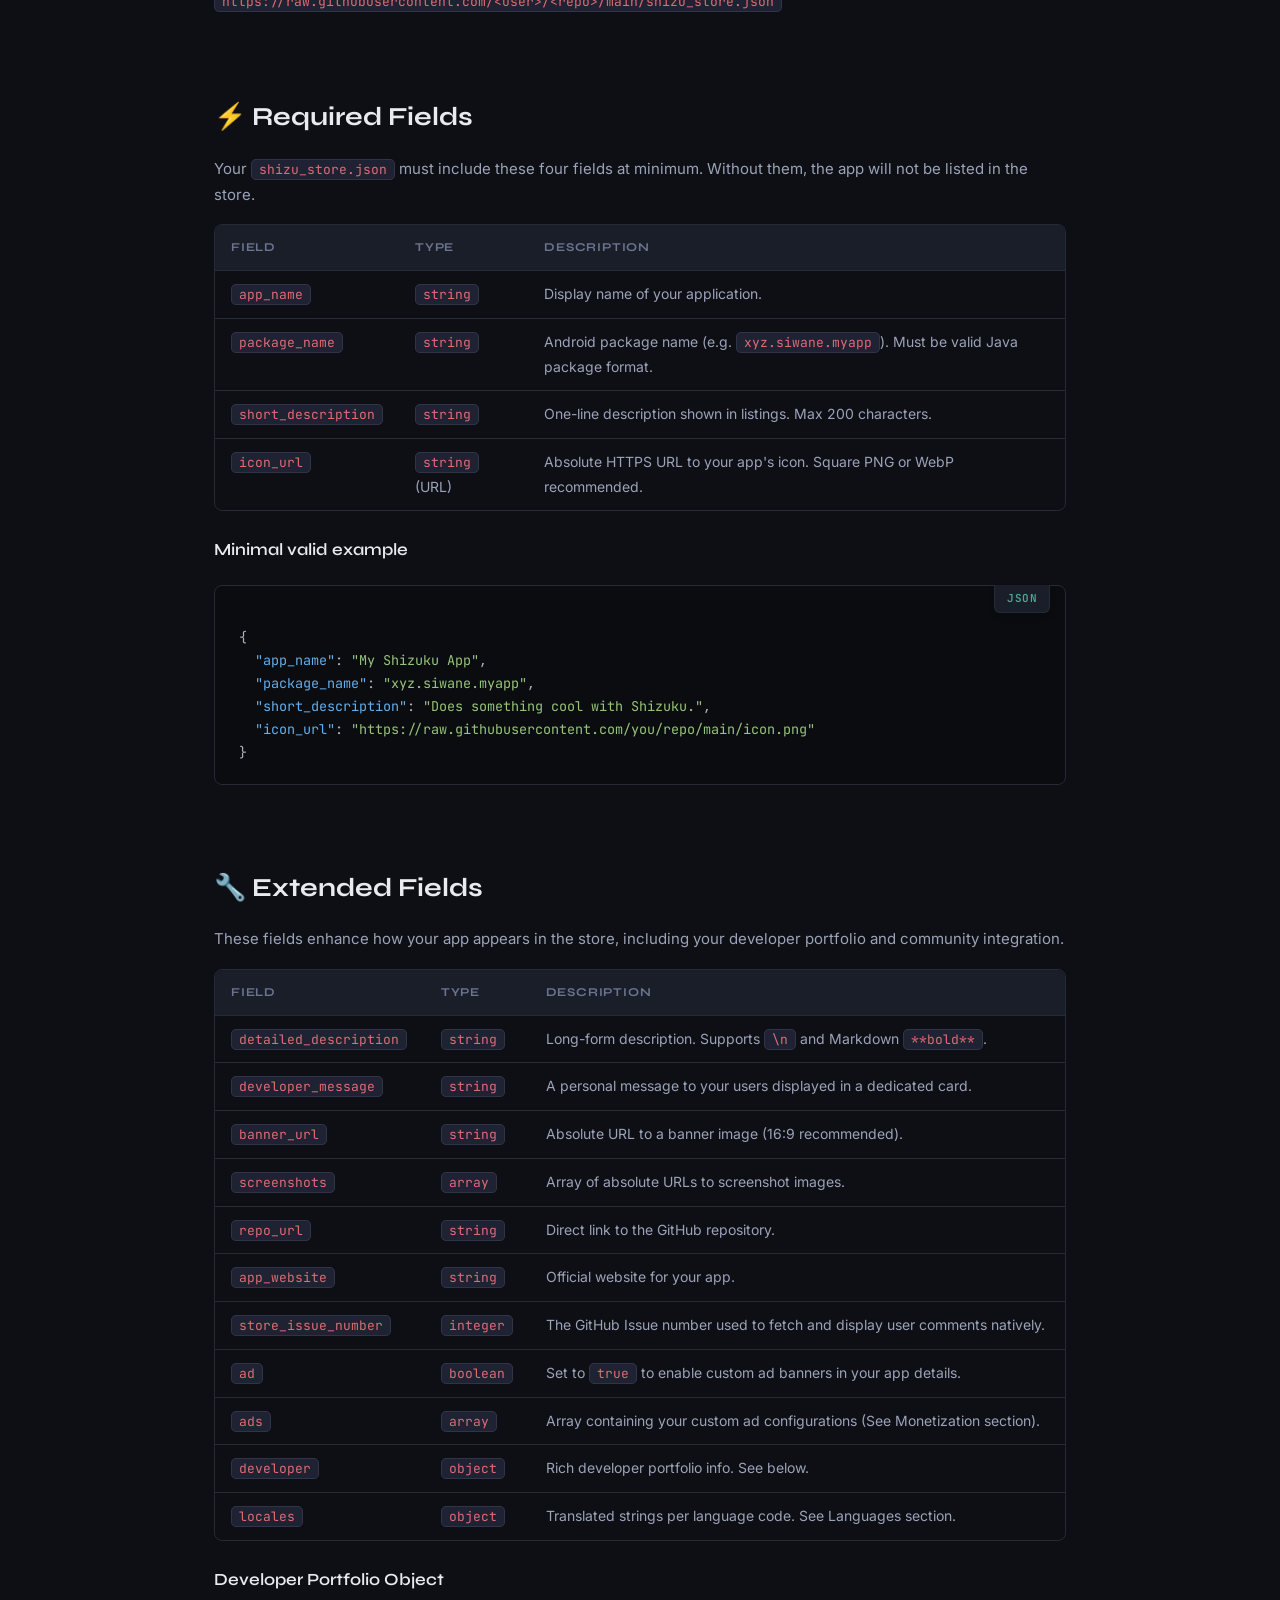
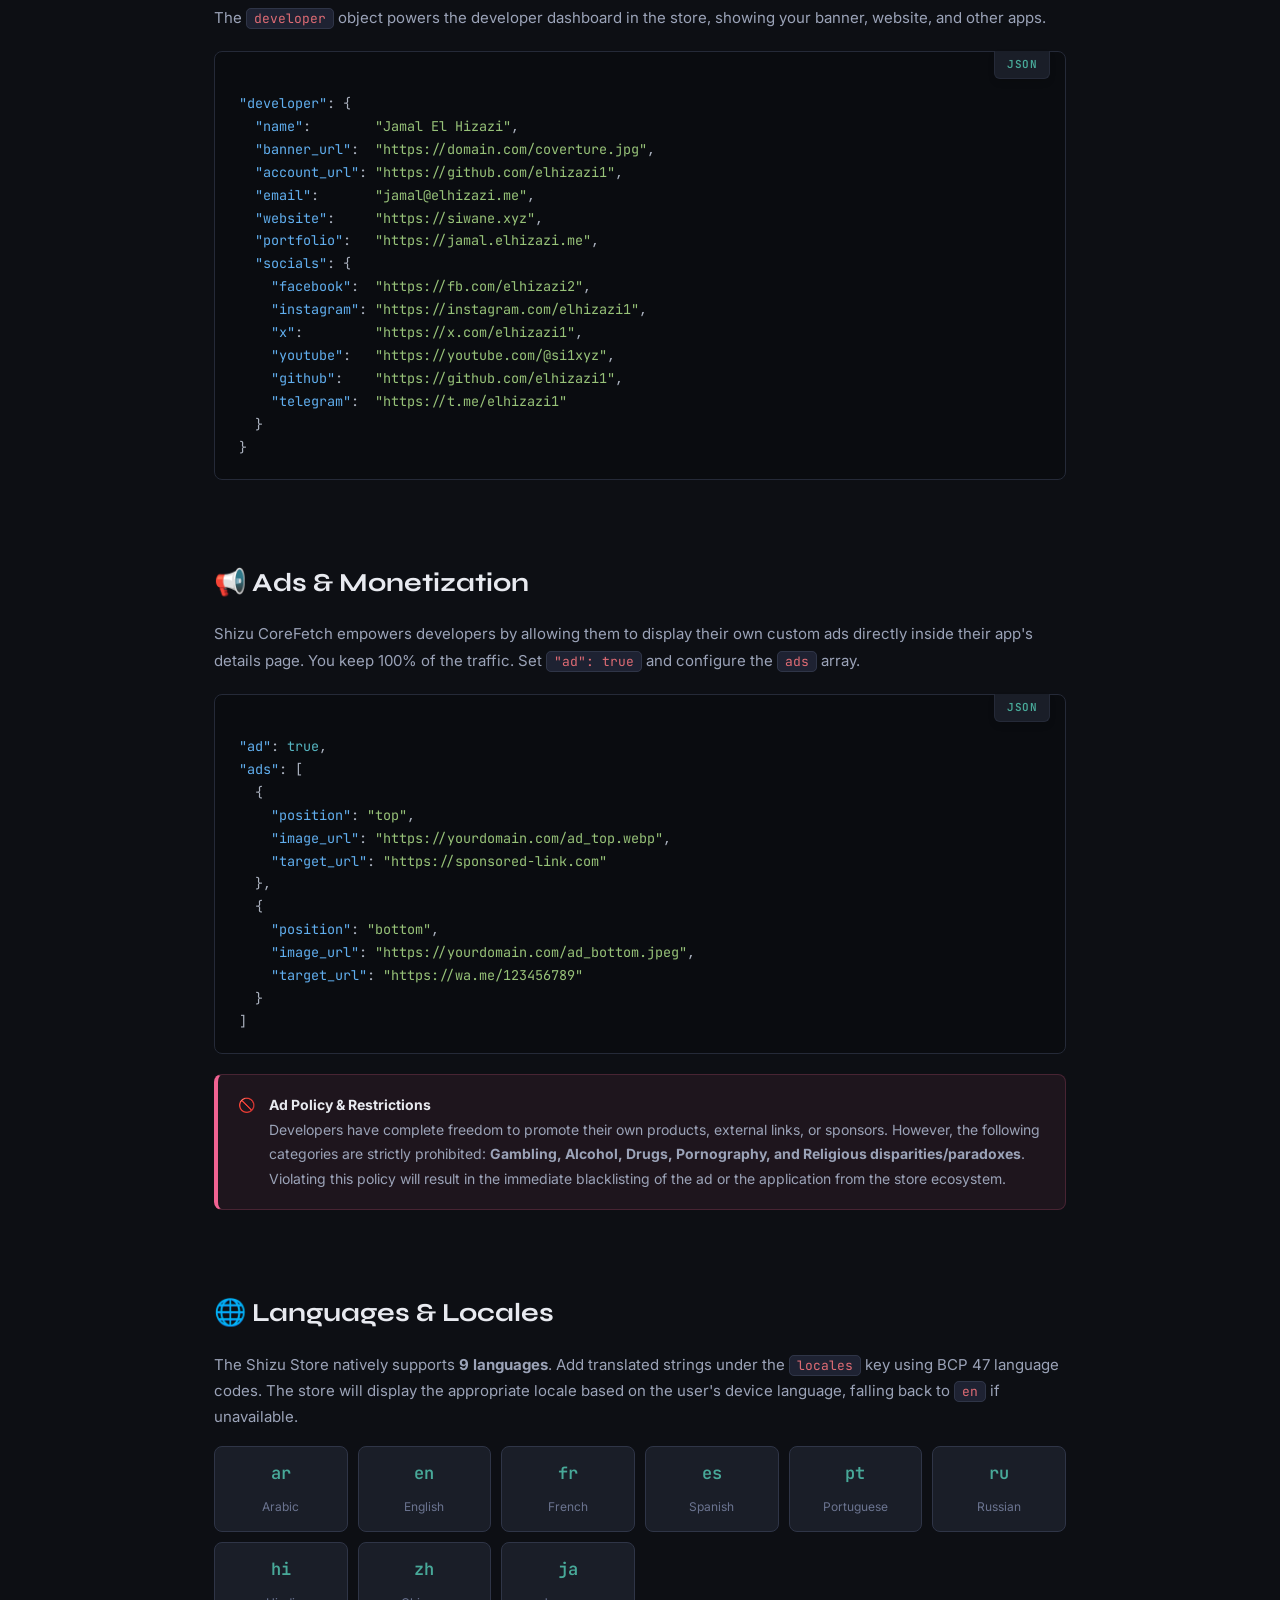
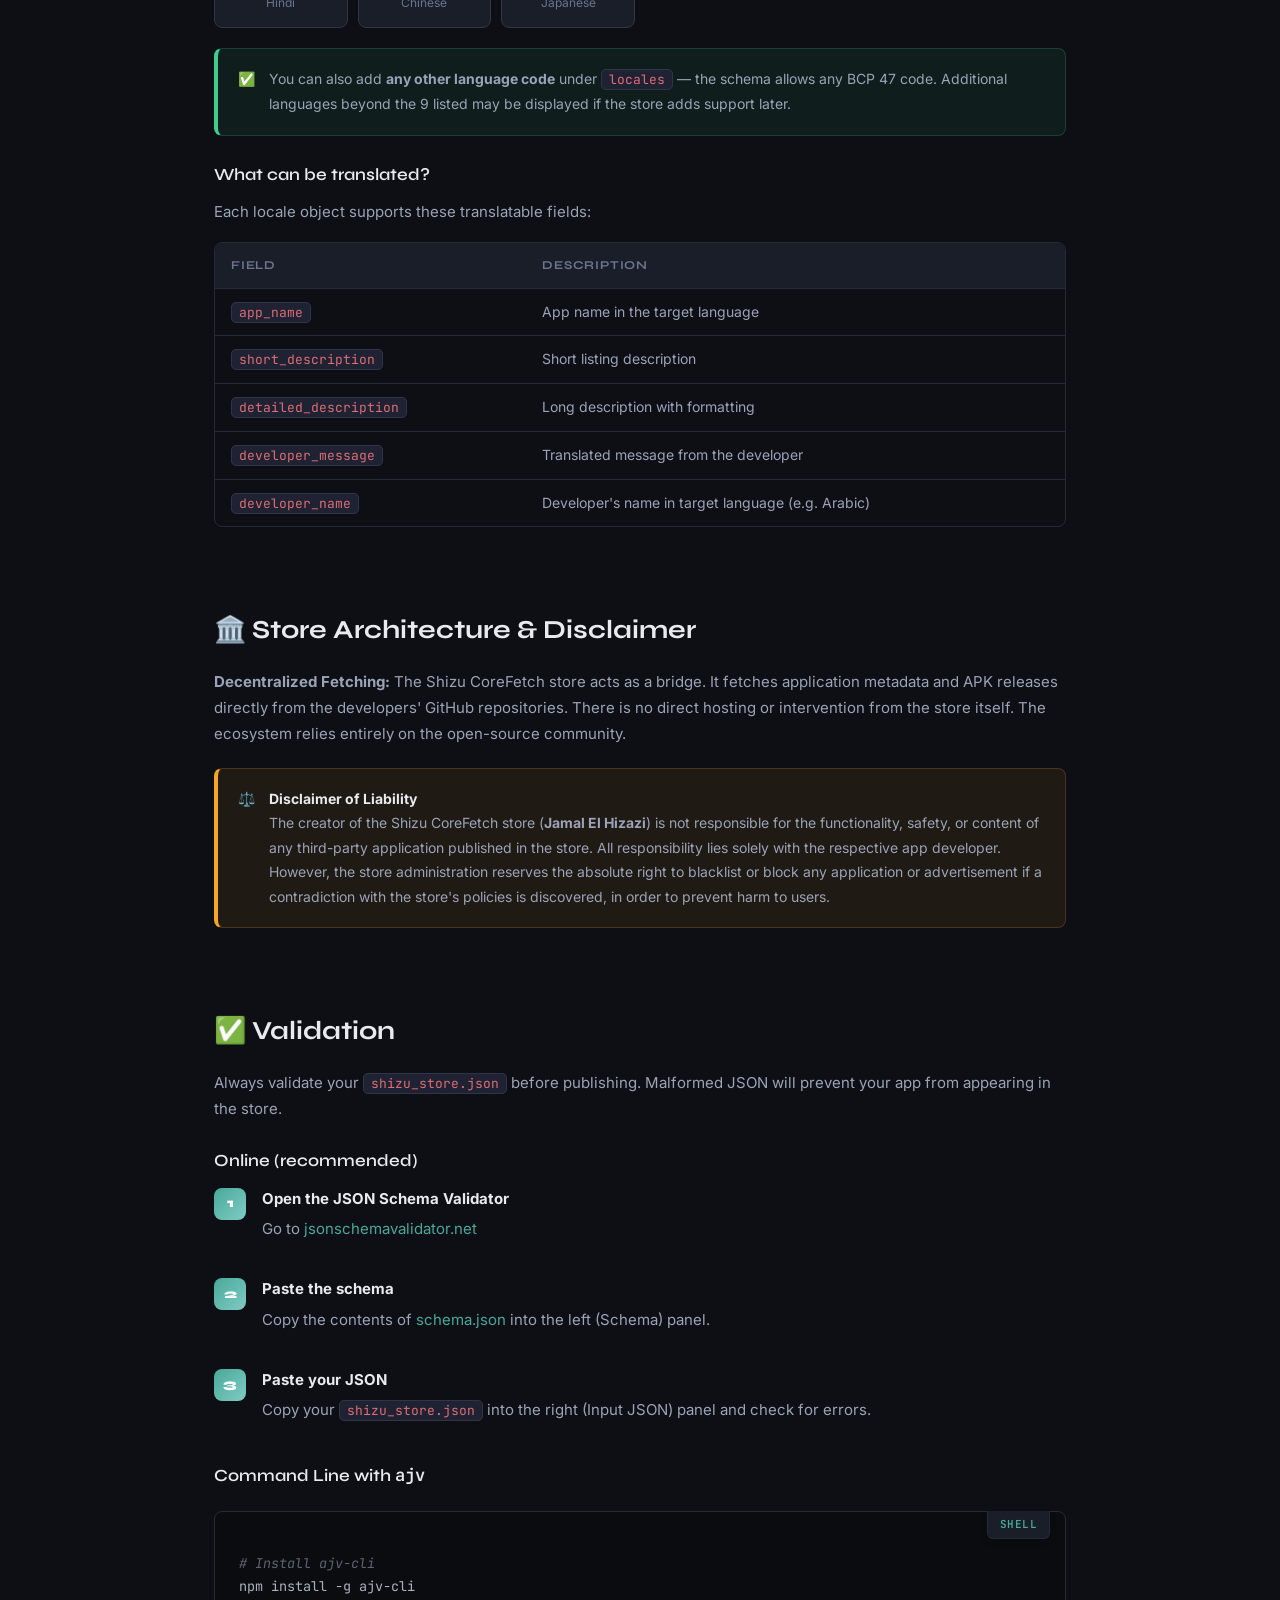
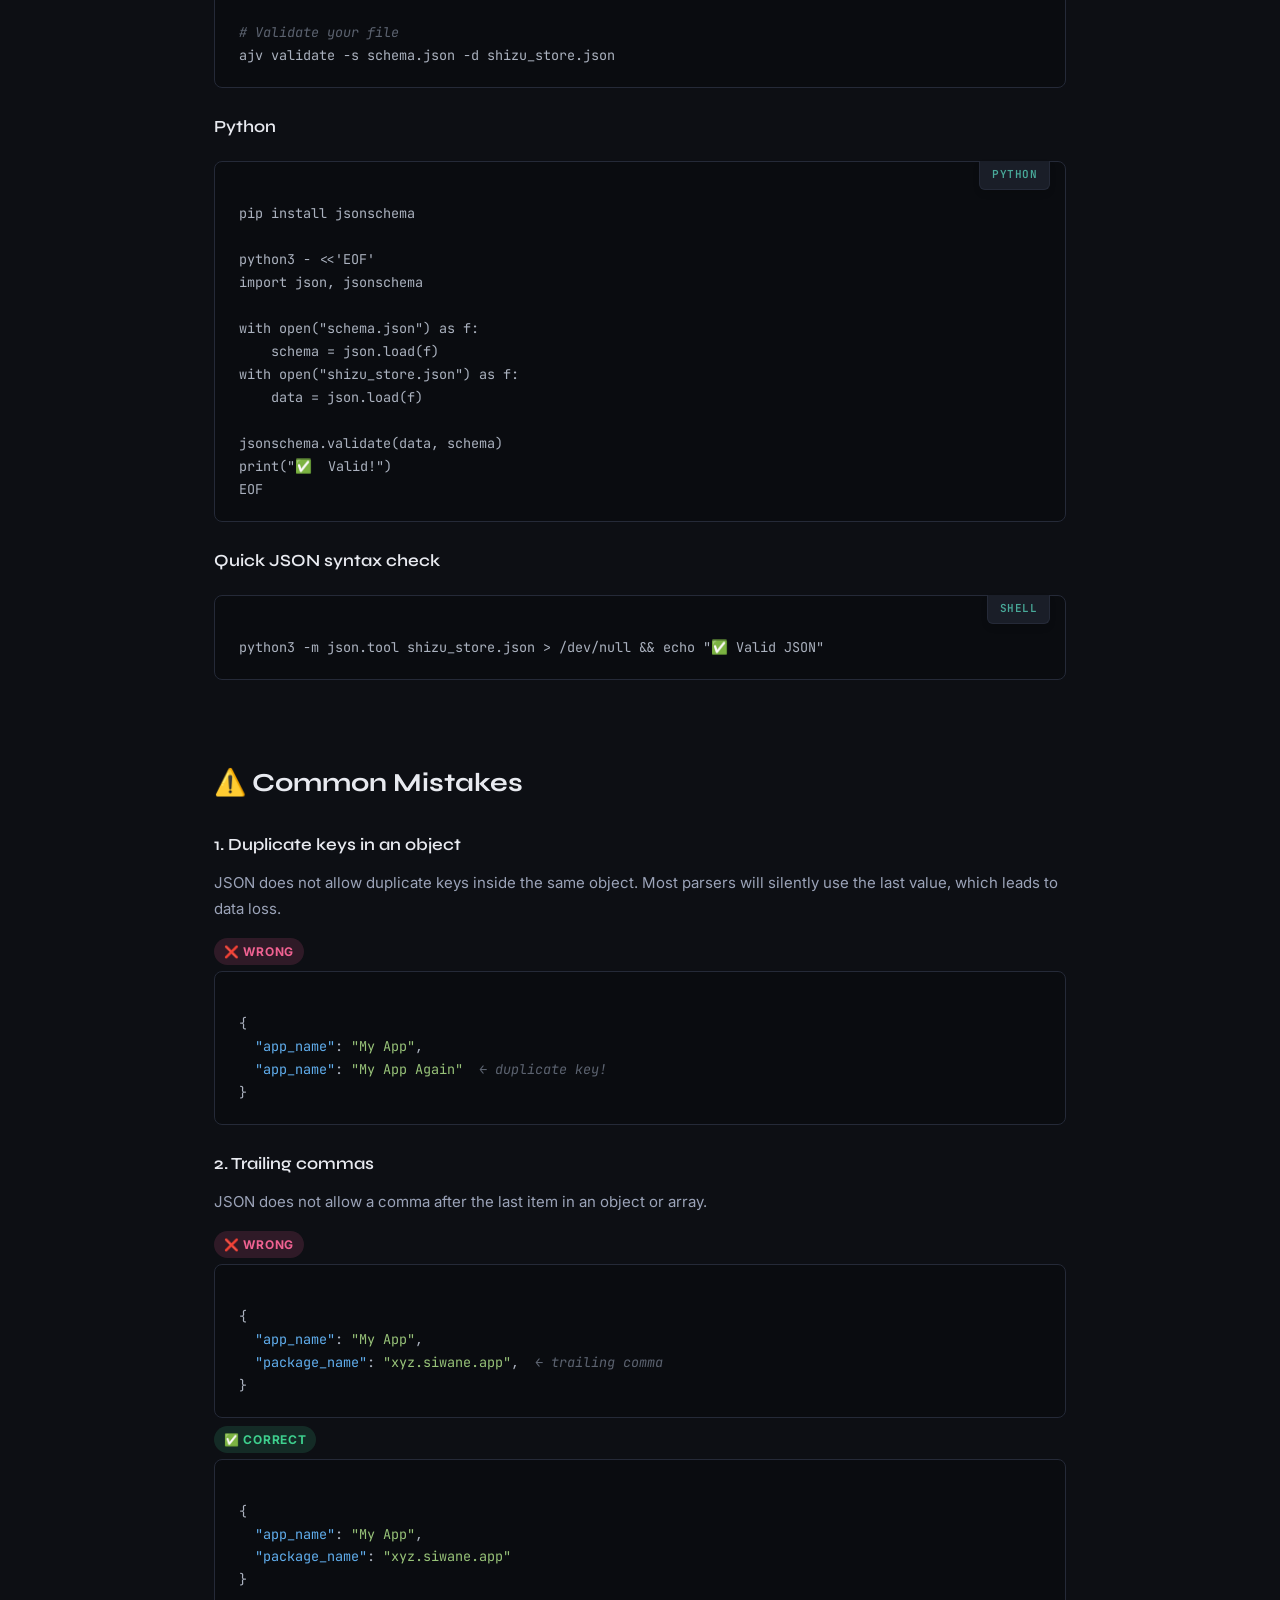
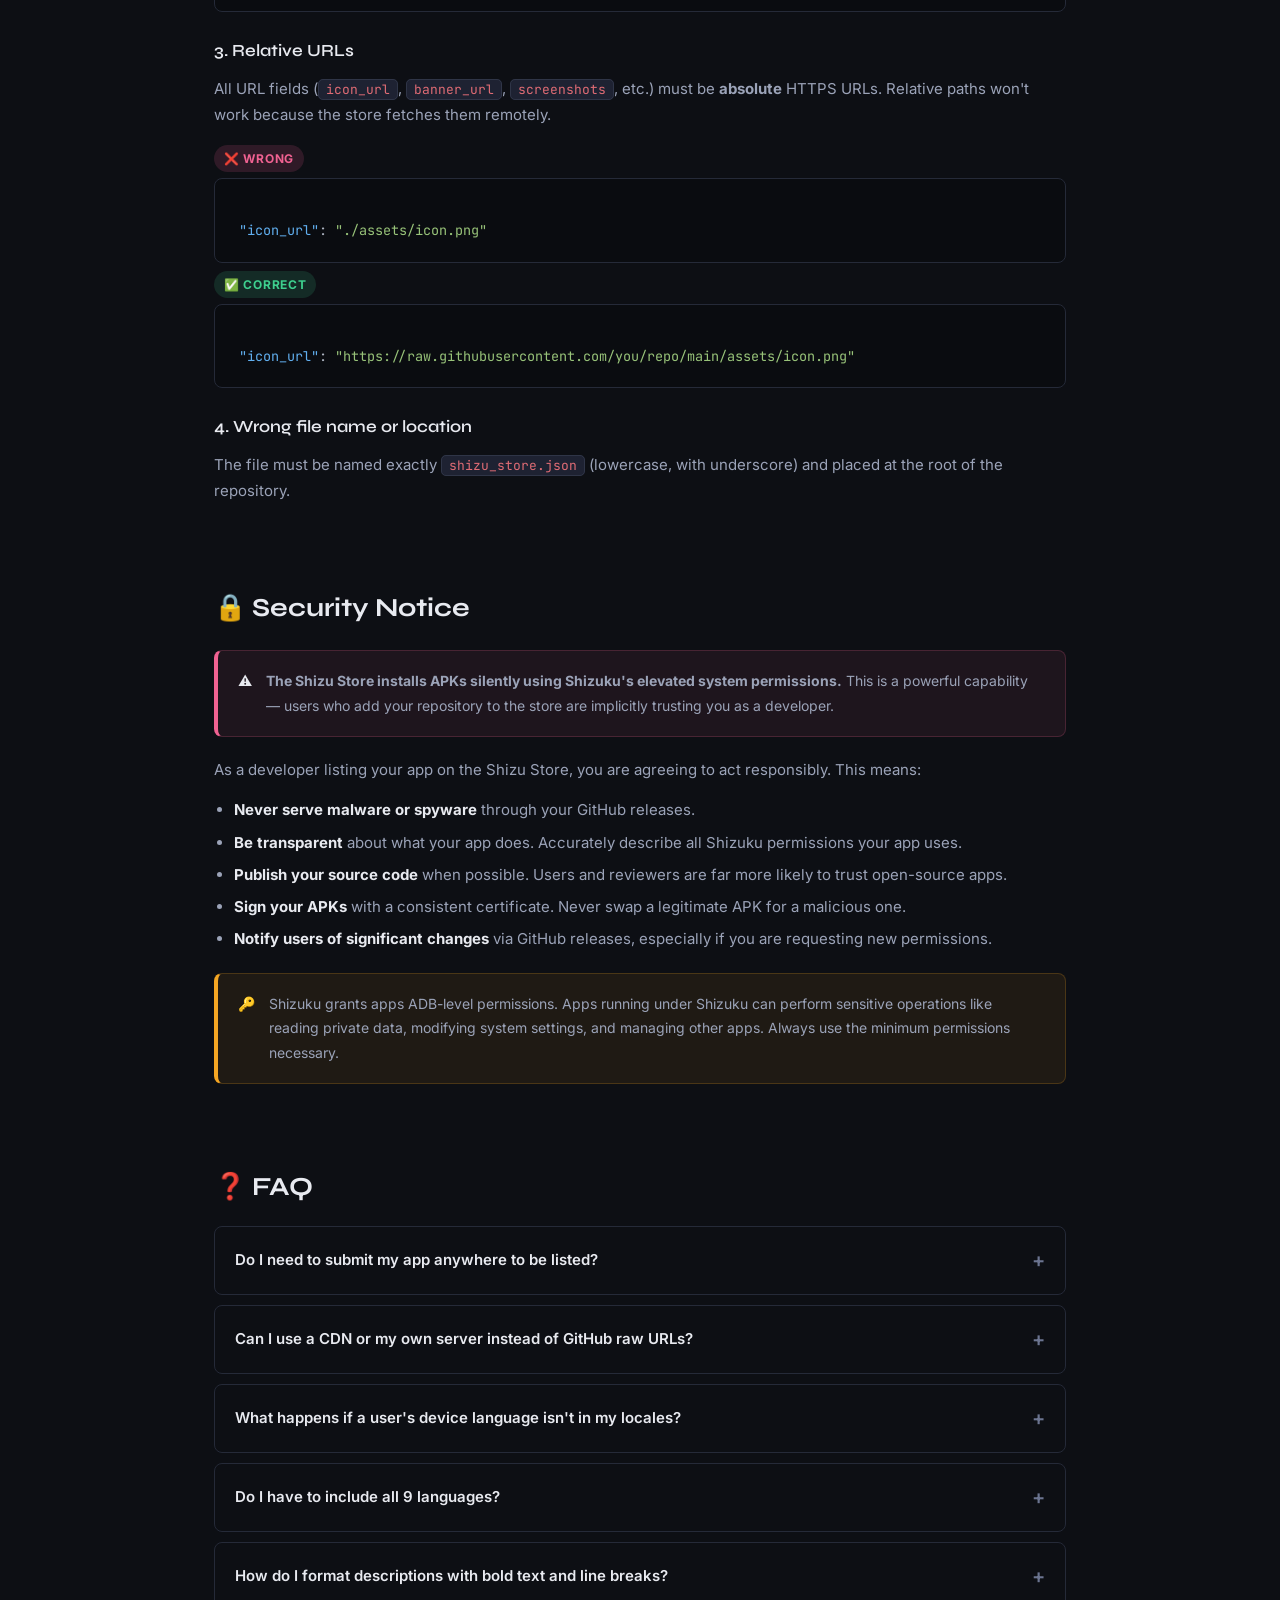
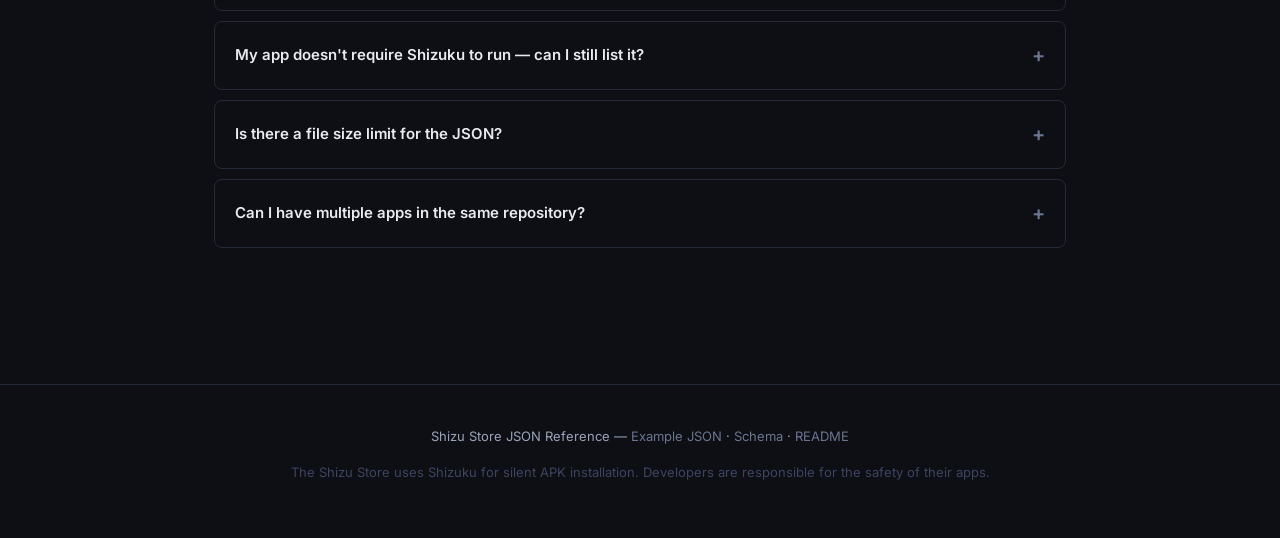
<file: dosc_shizu.html>
<!DOCTYPE html>
<html lang="en">
<head>
  <meta charset="UTF-8" />
  <meta name="viewport" content="width=device-width, initial-scale=1.0" />
  <title>shizu_store.json — Developer Reference</title>
  <link rel="preconnect" href="https://fonts.googleapis.com" />
  <link rel="preconnect" href="https://fonts.gstatic.com" crossorigin />
  <link href="https://fonts.googleapis.com/css2?family=JetBrains+Mono:wght@400;600&family=Syne:wght@400;600;700;800&family=Inter:wght@400;500;600&display=swap" rel="stylesheet" />
  <link rel="icon" type="image/png" href="assets/favicon.png">
    <link rel="apple-touch-icon" href="assets/favicon.png">
  <link rel="stylesheet" href="style.css">
</head>
<body>

<!-- HEADER -->
<header>
  <div class="badge">
    <span class="badge-dot"></span>
    Shizu Store Developer Docs
  </div>
  <h1>
    <span class="mono">shizu_store.json</span><br />
    Reference Guide
  </h1>
  <p class="subtitle">
    Everything you need to know to publish your Shizuku-based app on the Shizu CoreFetch Store.
    Configure your app, developer portfolio, localized text, and target your custom ads.
  </p>
  <div class="header-actions">
    <a href="shizu_store.json" class="btn btn-primary">
      <span>📄</span> View Example JSON
    </a>
    <a href="schema.json" class="btn btn-secondary">
      <span>✅</span> Download Schema
    </a>
    <a href="README.md" class="btn btn-secondary">
      <span>📖</span> README
    </a>
  </div>
    <div class="header-actions">
    <a href="builder.html" class="btn btn-primary">
      <span>🛠️</span> Open JSON Builder
    </a>
    <a href="shizu_store.json" class="btn btn-secondary" target="_blank">
      <span>📄</span> Example JSON
    </a>
    <a href="schema.json" class="btn btn-secondary" target="_blank">
      <span>✅</span> Schema
    </a>
  </div>

</header>

<!-- NAV -->
<nav>
  <a href="#what-is">What Is It?</a>
  <a href="#placement">Placement</a>
  <a href="#required">Required Fields</a>
  <a href="#optional">Optional Fields</a>
  <a href="#ads">Ads & Monetization</a>
  <a href="#locales">Languages</a>
  <a href="#architecture">Architecture & Disclaimer</a>
  <a href="#validate">Validation</a>
  <a href="#mistakes">Mistakes</a>
  <a href="#security">Security</a>
  <a href="#faq">FAQ</a>
</nav>

<main>

  <!-- WHAT IS IT -->
  <section id="what-is">
    <h2><span class="icon">📦</span> What is shizu_store.json?</h2>
    <p>
      <code>shizu_store.json</code> is a manifest file that tells the <strong>Shizu CoreFetch</strong> Android app
      everything it needs to know about your application — its name, description, icon, developer info, and your custom ads.
    </p>
    <p>
      The Shizu Store is a decentralized Android app ecosystem designed specifically for <strong>Shizuku-based apps</strong>.
      It uses Shizuku's elevated permissions to install APKs <em>silently</em>, without requiring root access.
      Developers add a <code>shizu_store.json</code> file to their GitHub repository, and the store discovers
      and displays their app automatically.
    </p>
    <div class="callout callout-info">
      <span class="callout-icon">ℹ️</span>
      <div>
        <p>The store scans for a file named <strong>exactly</strong> <code>shizu_store.json</code> at the root of your GitHub repository. The filename is case-sensitive — do not rename it.</p>
      </div>
    </div>
  </section>

  <!-- PLACEMENT -->
  <section id="placement">
    <h2><span class="icon">📁</span> File Placement</h2>
    <p>Place <code>shizu_store.json</code> at the <strong>root level</strong> of your GitHub repository — the same level as your <code>README.md</code>.</p>

    <div class="code-wrap">
      <span class="code-label">Repository Structure</span>
      <pre><span class="c"># ✅  Correct — file is at the root</span>
my-shizuku-app/
├── <span class="s">shizu_store.json</span>   ← here
├── README.md
├── app/
│   └── src/...
└── build.gradle

<span class="c"># ❌  Wrong — file is in a subdirectory</span>
my-shizuku-app/
├── docs/
│   └── shizu_store.json   ← NOT here
└── ...</pre>
    </div>

    <p>
      The raw URL to your file will be something like:<br />
      <code>https://raw.githubusercontent.com/&lt;user&gt;/&lt;repo&gt;/main/shizu_store.json</code>
    </p>
  </section>

  <!-- REQUIRED FIELDS -->
  <section id="required">
    <h2><span class="icon">⚡</span> Required Fields</h2>
    <p>Your <code>shizu_store.json</code> must include these four fields at minimum. Without them, the app will not be listed in the store.</p>

    <div class="table-wrap">
      <table>
        <thead>
          <tr>
            <th>Field</th>
            <th>Type</th>
            <th>Description</th>
          </tr>
        </thead>
        <tbody>
          <tr>
            <td><code>app_name</code></td>
            <td><code>string</code></td>
            <td>Display name of your application.</td>
          </tr>
          <tr>
            <td><code>package_name</code></td>
            <td><code>string</code></td>
            <td>Android package name (e.g. <code>xyz.siwane.myapp</code>). Must be valid Java package format.</td>
          </tr>
          <tr>
            <td><code>short_description</code></td>
            <td><code>string</code></td>
            <td>One-line description shown in listings. Max 200 characters.</td>
          </tr>
          <tr>
            <td><code>icon_url</code></td>
            <td><code>string</code> (URL)</td>
            <td>Absolute HTTPS URL to your app's icon. Square PNG or WebP recommended.</td>
          </tr>
        </tbody>
      </table>
    </div>

    <h3>Minimal valid example</h3>
    <div class="code-wrap">
      <span class="code-label">JSON</span>
      <pre><span class="p">{</span>
  <span class="k">"app_name"</span><span class="p">:</span> <span class="s">"My Shizuku App"</span><span class="p">,</span>
  <span class="k">"package_name"</span><span class="p">:</span> <span class="s">"xyz.siwane.myapp"</span><span class="p">,</span>
  <span class="k">"short_description"</span><span class="p">:</span> <span class="s">"Does something cool with Shizuku."</span><span class="p">,</span>
  <span class="k">"icon_url"</span><span class="p">:</span> <span class="s">"https://raw.githubusercontent.com/you/repo/main/icon.png"</span>
<span class="p">}</span></pre>
    </div>
  </section>

  <!-- OPTIONAL FIELDS -->
  <section id="optional">
    <h2><span class="icon">🔧</span> Extended Fields</h2>
    <p>These fields enhance how your app appears in the store, including your developer portfolio and community integration.</p>

    <div class="table-wrap">
      <table>
        <thead>
          <tr>
            <th>Field</th>
            <th>Type</th>
            <th>Description</th>
          </tr>
        </thead>
        <tbody>
          <tr><td><code>detailed_description</code></td><td><code>string</code></td><td>Long-form description. Supports <code>\n</code> and Markdown <code>**bold**</code>.</td></tr>
          <tr><td><code>developer_message</code></td><td><code>string</code></td><td>A personal message to your users displayed in a dedicated card.</td></tr>
          <tr><td><code>banner_url</code></td><td><code>string</code></td><td>Absolute URL to a banner image (16:9 recommended).</td></tr>
          <tr><td><code>screenshots</code></td><td><code>array</code></td><td>Array of absolute URLs to screenshot images.</td></tr>
          <tr><td><code>repo_url</code></td><td><code>string</code></td><td>Direct link to the GitHub repository.</td></tr>
          <tr><td><code>app_website</code></td><td><code>string</code></td><td>Official website for your app.</td></tr>
          <tr><td><code>store_issue_number</code></td><td><code>integer</code></td><td>The GitHub Issue number used to fetch and display user comments natively.</td></tr>
          <tr><td><code>ad</code></td><td><code>boolean</code></td><td>Set to <code>true</code> to enable custom ad banners in your app details.</td></tr>
          <tr><td><code>ads</code></td><td><code>array</code></td><td>Array containing your custom ad configurations (See Monetization section).</td></tr>
          <tr><td><code>developer</code></td><td><code>object</code></td><td>Rich developer portfolio info. See below.</td></tr>
          <tr><td><code>locales</code></td><td><code>object</code></td><td>Translated strings per language code. See Languages section.</td></tr>
        </tbody>
      </table>
    </div>

    <h3>Developer Portfolio Object</h3>
    <p>The <code>developer</code> object powers the developer dashboard in the store, showing your banner, website, and other apps.</p>
    <div class="code-wrap">
      <span class="code-label">JSON</span>
      <pre><span class="k">"developer"</span><span class="p">: {</span>
  <span class="k">"name"</span><span class="p">:</span>        <span class="s">"Jamal El Hizazi"</span><span class="p">,</span>
  <span class="k">"banner_url"</span><span class="p">:</span>  <span class="s">"https://domain.com/coverture.jpg"</span><span class="p">,</span>
  <span class="k">"account_url"</span><span class="p">:</span> <span class="s">"https://github.com/elhizazi1"</span><span class="p">,</span>
  <span class="k">"email"</span><span class="p">:</span>       <span class="s">"jamal@elhizazi.me"</span><span class="p">,</span>
  <span class="k">"website"</span><span class="p">:</span>     <span class="s">"https://siwane.xyz"</span><span class="p">,</span>
  <span class="k">"portfolio"</span><span class="p">:</span>   <span class="s">"https://jamal.elhizazi.me"</span><span class="p">,</span>
  <span class="k">"socials"</span><span class="p">: {</span>
    <span class="k">"facebook"</span><span class="p">:</span>  <span class="s">"https://fb.com/elhizazi2"</span><span class="p">,</span>
    <span class="k">"instagram"</span><span class="p">:</span> <span class="s">"https://instagram.com/elhizazi1"</span><span class="p">,</span>
    <span class="k">"x"</span><span class="p">:</span>         <span class="s">"https://x.com/elhizazi1"</span><span class="p">,</span>
    <span class="k">"youtube"</span><span class="p">:</span>   <span class="s">"https://youtube.com/@si1xyz"</span><span class="p">,</span>
    <span class="k">"github"</span><span class="p">:</span>    <span class="s">"https://github.com/elhizazi1"</span><span class="p">,</span>
    <span class="k">"telegram"</span><span class="p">:</span>  <span class="s">"https://t.me/elhizazi1"</span>
  <span class="p">}</span>
<span class="p">}</span></pre>
    </div>
  </section>

  <!-- ADS & MONETIZATION -->
  <section id="ads">
    <h2><span class="icon">📢</span> Ads & Monetization</h2>
    <p>
      Shizu CoreFetch empowers developers by allowing them to display their own custom ads directly inside their app's details page. 
      You keep 100% of the traffic. Set <code>"ad": true</code> and configure the <code>ads</code> array.
    </p>

    <div class="code-wrap">
      <span class="code-label">JSON</span>
      <pre><span class="k">"ad"</span><span class="p">:</span> <span class="b">true</span><span class="p">,</span>
<span class="k">"ads"</span><span class="p">:</span> <span class="p">[</span>
  <span class="p">{</span>
    <span class="k">"position"</span><span class="p">:</span> <span class="s">"top"</span><span class="p">,</span>
    <span class="k">"image_url"</span><span class="p">:</span> <span class="s">"https://yourdomain.com/ad_top.webp"</span><span class="p">,</span>
    <span class="k">"target_url"</span><span class="p">:</span> <span class="s">"https://sponsored-link.com"</span>
  <span class="p">},</span>
  <span class="p">{</span>
    <span class="k">"position"</span><span class="p">:</span> <span class="s">"bottom"</span><span class="p">,</span>
    <span class="k">"image_url"</span><span class="p">:</span> <span class="s">"https://yourdomain.com/ad_bottom.jpeg"</span><span class="p">,</span>
    <span class="k">"target_url"</span><span class="p">:</span> <span class="s">"https://wa.me/123456789"</span>
  <span class="p">}</span>
<span class="p">]</span></pre>
    </div>

    <div class="callout callout-danger">
      <span class="callout-icon">🚫</span>
      <div>
        <strong>Ad Policy & Restrictions</strong>
        <p>Developers have complete freedom to promote their own products, external links, or sponsors. However, the following categories are strictly prohibited: <strong>Gambling, Alcohol, Drugs, Pornography, and Religious disparities/paradoxes</strong>. Violating this policy will result in the immediate blacklisting of the ad or the application from the store ecosystem.</p>
      </div>
    </div>
  </section>

  <!-- LOCALES -->
  <section id="locales">
    <h2><span class="icon">🌐</span> Languages &amp; Locales</h2>
    <p>
      The Shizu Store natively supports <strong>9 languages</strong>. Add translated strings under the
      <code>locales</code> key using BCP 47 language codes. The store will display the appropriate locale
      based on the user's device language, falling back to <code>en</code> if unavailable.
    </p>

    <div class="lang-grid">
      <div class="lang-chip"><span class="code">ar</span><span class="name">Arabic</span></div>
      <div class="lang-chip"><span class="code">en</span><span class="name">English</span></div>
      <div class="lang-chip"><span class="code">fr</span><span class="name">French</span></div>
      <div class="lang-chip"><span class="code">es</span><span class="name">Spanish</span></div>
      <div class="lang-chip"><span class="code">pt</span><span class="name">Portuguese</span></div>
      <div class="lang-chip"><span class="code">ru</span><span class="name">Russian</span></div>
      <div class="lang-chip"><span class="code">hi</span><span class="name">Hindi</span></div>
      <div class="lang-chip"><span class="code">zh</span><span class="name">Chinese</span></div>
      <div class="lang-chip"><span class="code">ja</span><span class="name">Japanese</span></div>
    </div>

    <div class="callout callout-success">
      <span class="callout-icon">✅</span>
      <div>
        <p>You can also add <strong>any other language code</strong> under <code>locales</code> — the schema allows any BCP 47 code. Additional languages beyond the 9 listed may be displayed if the store adds support later.</p>
      </div>
    </div>

    <h3>What can be translated?</h3>
    <p>Each locale object supports these translatable fields:</p>

    <div class="table-wrap">
      <table>
        <thead><tr><th>Field</th><th>Description</th></tr></thead>
        <tbody>
          <tr><td><code>app_name</code></td><td>App name in the target language</td></tr>
          <tr><td><code>short_description</code></td><td>Short listing description</td></tr>
          <tr><td><code>detailed_description</code></td><td>Long description with formatting</td></tr>
          <tr><td><code>developer_message</code></td><td>Translated message from the developer</td></tr>
          <tr><td><code>developer_name</code></td><td>Developer's name in target language (e.g. Arabic)</td></tr>
        </tbody>
      </table>
    </div>
  </section>

  <!-- ARCHITECTURE & DISCLAIMER -->
  <section id="architecture">
    <h2><span class="icon">🏛️</span> Store Architecture & Disclaimer</h2>
    
    <p>
      <strong>Decentralized Fetching:</strong> The Shizu CoreFetch store acts as a bridge. It fetches application metadata and APK releases directly from the developers' GitHub repositories. There is no direct hosting or intervention from the store itself. The ecosystem relies entirely on the open-source community.
    </p>

    <div class="callout callout-warn">
      <span class="callout-icon">⚖️</span>
      <div>
        <strong>Disclaimer of Liability</strong>
        <p>The creator of the Shizu CoreFetch store (<strong>Jamal El Hizazi</strong>) is not responsible for the functionality, safety, or content of any third-party application published in the store. All responsibility lies solely with the respective app developer.</p>
        <p>However, the store administration reserves the absolute right to blacklist or block any application or advertisement if a contradiction with the store's policies is discovered, in order to prevent harm to users.</p>
      </div>
    </div>
  </section>

  <!-- VALIDATION -->
  <section id="validate">
    <h2><span class="icon">✅</span> Validation</h2>
    <p>Always validate your <code>shizu_store.json</code> before publishing. Malformed JSON will prevent your app from appearing in the store.</p>

    <h3>Online (recommended)</h3>
    <div class="steps">
      <div class="step">
        <div class="step-num">1</div>
        <div class="step-body">
          <strong>Open the JSON Schema Validator</strong>
          <p>Go to <a href="https://www.jsonschemavalidator.net" target="_blank">jsonschemavalidator.net</a></p>
        </div>
      </div>
      <div class="step">
        <div class="step-num">2</div>
        <div class="step-body">
          <strong>Paste the schema</strong>
          <p>Copy the contents of <a href="schema.json">schema.json</a> into the left (Schema) panel.</p>
        </div>
      </div>
      <div class="step">
        <div class="step-num">3</div>
        <div class="step-body">
          <strong>Paste your JSON</strong>
          <p>Copy your <code>shizu_store.json</code> into the right (Input JSON) panel and check for errors.</p>
        </div>
      </div>
    </div>

    <h3>Command Line with <code>ajv</code></h3>
    <div class="code-wrap">
      <span class="code-label">Shell</span>
      <pre><span class="c"># Install ajv-cli</span>
npm install -g ajv-cli

<span class="c"># Validate your file</span>
ajv validate -s schema.json -d shizu_store.json</pre>
    </div>

    <h3>Python</h3>
    <div class="code-wrap">
      <span class="code-label">Python</span>
      <pre>pip install jsonschema

python3 - &lt;&lt;'EOF'
import json, jsonschema

with open("schema.json") as f:
    schema = json.load(f)
with open("shizu_store.json") as f:
    data = json.load(f)

jsonschema.validate(data, schema)
print("✅  Valid!")
EOF</pre>
    </div>

    <h3>Quick JSON syntax check</h3>
    <div class="code-wrap">
      <span class="code-label">Shell</span>
      <pre>python3 -m json.tool shizu_store.json &gt; /dev/null &amp;&amp; echo "✅ Valid JSON"</pre>
    </div>
  </section>

  <!-- MISTAKES -->
  <section id="mistakes">
    <h2><span class="icon">⚠️</span> Common Mistakes</h2>

    <h3>1. Duplicate keys in an object</h3>
    <p>JSON does not allow duplicate keys inside the same object. Most parsers will silently use the last value, which leads to data loss.</p>
    <div class="mistake-block">
      <div class="mistake-label bad">❌ Wrong</div>
      <pre><span class="p">{</span>
  <span class="k">"app_name"</span><span class="p">:</span> <span class="s">"My App"</span><span class="p">,</span>
  <span class="k">"app_name"</span><span class="p">:</span> <span class="s">"My App Again"</span>  <span class="c">← duplicate key!</span>
<span class="p">}</span></pre>
    </div>

    <h3>2. Trailing commas</h3>
    <p>JSON does not allow a comma after the last item in an object or array.</p>
    <div class="mistake-block">
      <div class="mistake-label bad">❌ Wrong</div>
      <pre><span class="p">{</span>
  <span class="k">"app_name"</span><span class="p">:</span> <span class="s">"My App"</span><span class="p">,</span>
  <span class="k">"package_name"</span><span class="p">:</span> <span class="s">"xyz.siwane.app"</span><span class="p">,</span>  <span class="c">← trailing comma</span>
<span class="p">}</span></pre>
      <div class="mistake-label good" style="margin-top:8px">✅ Correct</div>
      <pre><span class="p">{</span>
  <span class="k">"app_name"</span><span class="p">:</span> <span class="s">"My App"</span><span class="p">,</span>
  <span class="k">"package_name"</span><span class="p">:</span> <span class="s">"xyz.siwane.app"</span>
<span class="p">}</span></pre>
    </div>

    <h3>3. Relative URLs</h3>
    <p>All URL fields (<code>icon_url</code>, <code>banner_url</code>, <code>screenshots</code>, etc.) must be <strong>absolute</strong> HTTPS URLs. Relative paths won't work because the store fetches them remotely.</p>
    <div class="mistake-block">
      <div class="mistake-label bad">❌ Wrong</div>
      <pre><span class="k">"icon_url"</span><span class="p">:</span> <span class="s">"./assets/icon.png"</span></pre>
      <div class="mistake-label good" style="margin-top:8px">✅ Correct</div>
      <pre><span class="k">"icon_url"</span><span class="p">:</span> <span class="s">"https://raw.githubusercontent.com/you/repo/main/assets/icon.png"</span></pre>
    </div>

    <h3>4. Wrong file name or location</h3>
    <p>The file must be named exactly <code>shizu_store.json</code> (lowercase, with underscore) and placed at the root of the repository.</p>
  </section>

  <!-- SECURITY -->
  <section id="security">
    <h2><span class="icon">🔒</span> Security Notice</h2>

    <div class="callout callout-danger">
      <span class="callout-icon">⚠️</span>
      <div>
        <p><strong>The Shizu Store installs APKs silently using Shizuku's elevated system permissions.</strong> This is a powerful capability — users who add your repository to the store are implicitly trusting you as a developer.</p>
      </div>
    </div>

    <p>As a developer listing your app on the Shizu Store, you are agreeing to act responsibly. This means:</p>
    <ul>
      <li><strong>Never serve malware or spyware</strong> through your GitHub releases.</li>
      <li><strong>Be transparent</strong> about what your app does. Accurately describe all Shizuku permissions your app uses.</li>
      <li><strong>Publish your source code</strong> when possible. Users and reviewers are far more likely to trust open-source apps.</li>
      <li><strong>Sign your APKs</strong> with a consistent certificate. Never swap a legitimate APK for a malicious one.</li>
      <li><strong>Notify users of significant changes</strong> via GitHub releases, especially if you are requesting new permissions.</li>
    </ul>

    <div class="callout callout-warn">
      <span class="callout-icon">🔑</span>
      <div>
        <p>Shizuku grants apps ADB-level permissions. Apps running under Shizuku can perform sensitive operations like reading private data, modifying system settings, and managing other apps. Always use the minimum permissions necessary.</p>
      </div>
    </div>
  </section>

  <!-- FAQ -->
  <section id="faq">
    <h2><span class="icon">❓</span> FAQ</h2>

    <details>
      <summary>Do I need to submit my app anywhere to be listed?</summary>
      <div class="faq-body">
        <p>The submission process is managed by the Shizu Store itself. Adding a valid <code>shizu_store.json</code> to your repo is the first step. You then typically provide your repository URL to the store or its maintainers to be indexed.</p>
      </div>
    </details>

    <details>
      <summary>Can I use a CDN or my own server instead of GitHub raw URLs?</summary>
      <div class="faq-body">
        <p>Yes. Any publicly accessible HTTPS URL is valid for all URL fields. GitHub raw URLs are simply the most common choice because the JSON file lives in your GitHub repo.</p>
      </div>
    </details>

    <details>
      <summary>What happens if a user's device language isn't in my locales?</summary>
      <div class="faq-body">
        <p>The store falls back to the root-level (non-localized) values — i.e., whatever you put in <code>app_name</code>, <code>short_description</code>, etc. at the top level of the JSON. We recommend writing those in English.</p>
      </div>
    </details>

    <details>
      <summary>Do I have to include all 9 languages?</summary>
      <div class="faq-body">
        <p>No. You can include as many or as few locales as you want. Any locale you omit will automatically fall back to the root-level values.</p>
      </div>
    </details>

    <details>
      <summary>How do I format descriptions with bold text and line breaks?</summary>
      <div class="faq-body">
        <p>Use <code>\n</code> for newlines and <code>**text**</code> for bold text within description strings. These are interpreted by the store when rendering the app's detail page.</p>
      </div>
    </details>

    <details>
      <summary>My app doesn't require Shizuku to run — can I still list it?</summary>
      <div class="faq-body">
        <p>The store is designed for Shizuku-based apps. You can list it, but be clear in your description that Shizuku is not required for its core functionality.</p>
      </div>
    </details>

    <details>
      <summary>Is there a file size limit for the JSON?</summary>
      <div class="faq-body">
        <p>There is no hard limit documented, but keep the file reasonable. A few kilobytes is typical. Avoid embedding very long strings directly — link to external resources instead.</p>
      </div>
    </details>

    <details>
      <summary>Can I have multiple apps in the same repository?</summary>
      <div class="faq-body">
        <p>No. Each <code>shizu_store.json</code> file represents a single app, and there can only be one per repository root. To list multiple apps, create separate repositories for each.</p>
      </div>
    </details>
  </section>

</main>

<footer>
  <p>
    Shizu Store JSON Reference &mdash;
    <a href="shizu_store.json">Example JSON</a> &middot;
    <a href="schema.json">Schema</a> &middot;
    <a href="README.md">README</a>
  </p>
  <p style="margin-top:8px; color: #3d4460;">
    The Shizu Store uses Shizuku for silent APK installation. Developers are responsible for the safety of their apps.
  </p>
</footer>

</body>
</html>
</file>
<file: style.css>
/* ─── VARIABLES ─── */
:root {
  --bg: #0d0f14;
  --bg2: #12151c;
  --bg3: #1a1e28;
  --border: #252a38;
  --border2: #2f3547;
  --text: #e8eaf0;
  --text2: #9ba3b8;
  --text3: #6b7490;
  --accent: #48a999;
  --accent2: #80CBC4;
  --accent3: #3ecf8e;
  --warn: #f5a623;
  --danger: #f06292;
  --code-bg: #0a0c10;
  --inline-code-bg: #1e2232;
  --tag-bg: #1a2035;
  --radius: 8px; 
}

*, *::before, *::after { box-sizing: border-box; margin: 0; padding: 0; }

html { scroll-behavior: smooth; }

body {
  background: var(--bg);
  color: var(--text);
  font-family: 'Inter', sans-serif;
  font-size: 15px;
  line-height: 1.75;
  min-height: 100vh;
  overflow-x: hidden;
  max-width: 100vw;
}

/* ─── NOISE TEXTURE ─── */
body::before {
  content: '';
  position: fixed;
  inset: 0;
  background-image: url("data:image/svg+xml,%3Csvg viewBox='0 0 256 256' xmlns='http://www.w3.org/2000/svg'%3E%3Cfilter id='noise'%3E%3CfeTurbulence type='fractalNoise' baseFrequency='0.9' numOctaves='4' stitchTiles='stitch'/%3E%3C/filter%3E%3Crect width='100%25' height='100%25' filter='url(%23noise)' opacity='0.03'/%3E%3C/svg%3E");
  pointer-events: none;
  z-index: 0;
}

/* ─── HEADER ─── */
header {
  position: relative;
  z-index: 1;
  padding: 80px 24px 60px;
  text-align: center;
  overflow: hidden;
}

header::after {
  content: '';
  position: absolute;
  top: -60px;
  left: 50%;
  transform: translateX(-50%);
  width: 700px;
  height: 400px;
  background: radial-gradient(ellipse at 50% 40%, rgba(72, 169, 153, 0.12) 0%, rgba(128, 203, 196, 0.07) 50%, transparent 70%);
  pointer-events: none;
}

.badge {
  display: inline-flex;
  align-items: center;
  gap: 7px;
  background: var(--tag-bg);
  border: 1px solid var(--border2);
  border-radius: 100px;
  padding: 5px 14px;
  font-family: 'JetBrains Mono', monospace;
  font-size: 12px;
  color: var(--accent);
  margin-bottom: 28px;
}

.badge-dot {
  width: 7px; height: 7px;
  border-radius: 50%;
  background: var(--accent3);
  animation: pulse 2s infinite;
}

@keyframes pulse {
  0%, 100% { opacity: 1; }
  50% { opacity: 0.4; }
}

h1 {
  font-family: 'Syne', sans-serif;
  font-size: clamp(36px, 7vw, 68px);
  font-weight: 800;
  letter-spacing: -1.5px;
  line-height: 1.05;
  margin-bottom: 20px;
}

h1 .mono {
  font-family: 'JetBrains Mono', monospace;
  font-weight: 600;
  background: linear-gradient(135deg, var(--accent) 0%, var(--accent2) 100%);
  -webkit-background-clip: text;
  -webkit-text-fill-color: transparent;
  background-clip: text;
}

.subtitle {
  color: var(--text2);
  font-size: clamp(15px, 2vw, 18px);
  max-width: 620px;
  margin: 0 auto 36px;
}

/* ─── BUTTONS & ACTIONS ─── */
.hAct {
  display: flex;
  gap: 12px;
  justify-content: center;
  flex-wrap: wrap;
  max-width: 680px;
  margin: 0 auto;
}

.btn {
  display: inline-flex;
  align-items: center;
  justify-content: center;
  gap: 8px;
  padding: 11px 22px;
  border-radius: var(--radius);
  font-size: 14px;
  font-weight: 600;
  text-decoration: none;
  transition: all 0.2s ease;
  cursor: pointer;
  border: 1px solid transparent;
  flex: 1 1 calc(33.333% - 12px);
  min-width: 170px;
}

.btnP { background: var(--accent); color: #fff; }
.btnP:hover { background: #3c9183; transform: translateY(-2px); box-shadow: 0 6px 20px rgba(72, 169, 153, 0.25); }

.btnS { background: rgba(255, 255, 255, 0.02); color: var(--text); border-color: var(--border2); }
.btnS:hover { border-color: var(--accent); color: var(--accent); background: rgba(72, 169, 153, 0.05); transform: translateY(-2px); }

.btnL {
  background: rgba(72, 169, 153, 0.1);
  color: var(--accent);
  border: 1px solid var(--accent);
  font-family: inherit;
  font-size: 13px;
  font-weight: 600;
  padding: 5px 14px;
  border-radius: 100px;
  cursor: pointer;
  transition: all 0.2s;
  margin-left: 10px;
}
.btnL:hover { background: var(--accent); color: #fff; }

/* ─── LAYOUT ─── */
main {
  position: relative;
  z-index: 1;
  max-width: 900px;
  margin: 0 auto;
  padding: 0 24px 80px;
}

/* ─── NAV ─── */
nav {
  position: sticky;
  top: 0;
  z-index: 100;
  background: rgba(13,15,20,0.85);
  backdrop-filter: blur(16px);
  border-bottom: 1px solid var(--border);
  padding: 14px 24px;
  display: flex;
  gap: 6px;
  flex-wrap: wrap;
  justify-content: center;
  align-items: center;
}

nav a {
  color: var(--text3);
  text-decoration: none;
  font-size: 13px;
  font-weight: 500;
  padding: 5px 12px;
  border-radius: 100px;
  transition: all 0.15s;
  white-space: nowrap;
}
nav a:hover { color: var(--text); background: var(--bg3); }

/* ─── SECTIONS ─── */
section { margin-bottom: 56px; }

h2 {
  font-family: 'Syne', sans-serif;
  font-size: 26px;
  font-weight: 700;
  color: var(--text);
  margin-bottom: 16px;
  padding-top: 24px;
}

h3 {
  font-family: 'Syne', sans-serif;
  font-size: 17px;
  font-weight: 600;
  color: var(--text);
  margin: 24px 0 10px;
}

p { color: var(--text2); margin-bottom: 14px; }

/* حماية الروابط العامة خارج الأكواد من التمدد */
a { 
  color: var(--accent); 
  text-decoration: none; 
  overflow-wrap: break-word;
}
a:hover { text-decoration: underline; }

/* ─── CODE BLOCKS & PRE ─── */
.code-wrap {
  position: relative;
  margin: 20px 0;
}

.code-label {
  position: absolute;
  top: 0;
  right: 16px;
  background: var(--bg3);
  padding: 4px 12px;
  border: 1px solid var(--border);
  border-top: none;
  border-bottom-left-radius: 6px;
  border-bottom-right-radius: 6px;
  font-family: 'JetBrains Mono', monospace;
  font-size: 11px;
  color: var(--accent);
  font-weight: 600;
  letter-spacing: 0.5px;
  text-transform: uppercase;
  user-select: none;
  z-index: 2;
  box-shadow: 0 4px 6px rgba(0, 0, 0, 0.1);
}

pre {
  background: var(--code-bg);
  border: 1px solid var(--border);
  border-radius: var(--radius);
  padding: 40px 24px 20px; 
  overflow-x: auto;
  font-family: 'JetBrains Mono', monospace;
  font-size: 13.5px;
  line-height: 1.7;
  color: #abb2bf;
  position: relative;
}

code { font-family: 'JetBrains Mono', monospace; }

/* الأكواد المضمنة (التنسيق المشترك) */
p code, li code, td code {
  background: var(--inline-code-bg);
  border: 1px solid var(--border2);
  border-radius: 5px;
  padding: 1px 7px;
  font-size: 13px;
  color: #e06c75;
}

/* فرض الالتفاف فقط على الفقرات والقوائم */
p code, li code {
  word-break: break-word;
  overflow-wrap: break-word;
  white-space: normal;
}

/* منع الالتفاف نهائياً للأكواد داخل الجداول */
td code {
  white-space: nowrap;
  word-break: normal;
}

/* ─── SYNTAX COLORS ─── */
.s { color: #98c379; }
.k { color: #61afef; }
.n { color: #e5c07b; }
.b { color: #56b6c2; }
.c { color: #5c6370; font-style: italic; }
.p { color: #abb2bf; }

/* ─── TABLE ─── */
.table-wrap { 
  overflow-x: auto; 
  margin: 16px 0; 
  border-radius: var(--radius); 
  border: 1px solid var(--border); 
}
table { width: 100%; border-collapse: collapse; }
thead { background: var(--bg3); }
th {
  text-align: left;
  padding: 12px 16px;
  font-family: 'Syne', sans-serif;
  font-size: 12px;
  font-weight: 700;
  text-transform: uppercase;
  letter-spacing: 0.8px;
  color: var(--text3);
  border-bottom: 1px solid var(--border);
}
td {
  padding: 11px 16px;
  border-bottom: 1px solid var(--border);
  color: var(--text2);
  font-size: 14px;
  vertical-align: top;
}
tr:last-child td { border-bottom: none; }
tr:hover td { background: rgba(255,255,255,0.015); }

/* ─── CALLOUTS ─── */
.callout {
  display: flex;
  gap: 14px;
  padding: 18px 20px;
  border-radius: var(--radius);
  margin: 20px 0;
  font-size: 14px;
}
.callout p { margin: 0; }
.callout-info { background: rgba(79,156,249,0.08); border: 1px solid rgba(79,156,249,0.2); border-left: 4px solid var(--accent); }
.callout-warn { background: rgba(245,166,35,0.08); border: 1px solid rgba(245,166,35,0.2); border-left: 4px solid var(--warn); }
.callout-danger { background: rgba(240,98,146,0.08); border: 1px solid rgba(240,98,146,0.2); border-left: 4px solid var(--danger); }
.callout-success { background: rgba(62,207,142,0.08); border: 1px solid rgba(62,207,142,0.2); border-left: 4px solid var(--accent3); }

/* ─── LANG GRID ─── */
.lang-grid { display: grid; grid-template-columns: repeat(auto-fill, minmax(130px, 1fr)); gap: 10px; margin: 16px 0; }
.lang-chip { background: var(--bg3); border: 1px solid var(--border2); border-radius: var(--radius); padding: 12px 14px; text-align: center; }
.lang-chip .code { display: block; font-family: 'JetBrains Mono', monospace; font-size: 17px; color: var(--accent); font-weight: 600; margin-bottom: 4px; }
.lang-chip .name { font-size: 12px; color: var(--text3); }

/* ─── STEP LIST ─── */
.steps { counter-reset: step; }
.step { display: flex; gap: 16px; margin-bottom: 20px; }
.step-num { flex-shrink: 0; width: 32px; height: 32px; border-radius: var(--radius); background: linear-gradient(135deg, var(--accent), var(--accent2)); display: flex; align-items: center; justify-content: center; font-family: 'Syne', sans-serif; font-weight: 800; font-size: 13px; color: #fff; counter-increment: step; margin-top: 2px; }
.step-body { flex: 1; }
.step-body strong { display: block; font-size: 15px; color: var(--text); margin-bottom: 4px; }

/* ─── MISTAKES ─── */
.mistake-block { margin: 16px 0; }
.mistake-label { display: inline-flex; align-items: center; gap: 6px; font-size: 12px; font-weight: 700; text-transform: uppercase; letter-spacing: 0.7px; padding: 3px 10px; border-radius: 100px; margin-bottom: 6px; }
.mistake-label.bad { background: rgba(240,98,146,0.15); color: var(--danger); }
.mistake-label.good { background: rgba(62,207,142,0.15); color: var(--accent3); }

/* ─── FAQ ─── */
details { border: 1px solid var(--border); border-radius: var(--radius); margin-bottom: 10px; overflow: hidden; }
summary { padding: 16px 20px; cursor: pointer; font-weight: 600; color: var(--text); list-style: none; display: flex; align-items: center; justify-content: space-between; transition: background 0.15s; position: relative; }
summary:hover { background: var(--bg3); }
summary::after { content: '+'; font-size: 20px; color: var(--text3); }
details[open] summary::after { content: '−'; color: var(--accent); }
details[open] summary { background: var(--bg3); border-bottom: 1px solid var(--border); }
.faq-body { padding: 16px 20px; }
.faq-body p { margin: 0; }

/* ─── FOOTER ─── */
footer { position: relative; z-index: 1; text-align: center; padding: 40px 24px; border-top: 1px solid var(--border); color: var(--text3); font-size: 13px; }
footer a { color: var(--text3); }
footer a:hover { color: var(--accent); }

ul, ol { padding-left: 20px; color: var(--text2); margin-bottom: 14px; }
li { margin-bottom: 6px; }
li strong { color: var(--text); }

/* ─── RESPONSIVE ─── */
@media (max-width: 768px) {
  .btn { flex: 1 1 calc(50% - 12px); }
}

@media (max-width: 600px) {
  header { padding: 60px 16px 40px; }
  main { padding: 0 16px 60px; }
  pre { padding: 40px 16px 16px; font-size: 12.5px; }
  h2 { font-size: 22px; }
  .hAct { flex-direction: column; gap: 10px; }
  .btn { width: 100%; flex: none; }
}

/* ─── RTL SUPPORT (ARABIC) ─── */

[dir="rtl"] body { text-align: right; }

[dir="rtl"] body, 
[dir="rtl"] p, 
[dir="rtl"] a, 
[dir="rtl"] td, 
[dir="rtl"] .btn {
  /* اعتماد خط Tajawal مع بدائل النظام */
  font-family: 'Tajawal', system-ui, -apple-system, 'Segoe UI', Roboto, Tahoma, Arial, sans-serif;
  letter-spacing: 0;
}

/* تطبيق خط Tajawal على جميع العناوين */
[dir="rtl"] h1, 
[dir="rtl"] h2, 
[dir="rtl"] h3, 
[dir="rtl"] th, 
[dir="rtl"] summary {
  font-family: 'Tajawal', system-ui, -apple-system, 'Segoe UI', Roboto, sans-serif;
}

/* محاذاة العناوين الفرعية والجداول إلى اليمين (باستثناء h1) */
[dir="rtl"] h2, 
[dir="rtl"] h3, 
[dir="rtl"] th, 
[dir="rtl"] summary {
  text-align: right;
}

/* إجبار قسم الـ Header بالكامل على البقاء في المنتصف */
[dir="rtl"] header,
[dir="rtl"] header h1,
[dir="rtl"] header .subtitle {
  text-align: center;
}

/* عزل الأكواد المضمنة بمرونة لمنع كسر الشاشة والحفاظ على تماسك الجملة العربية */
[dir="rtl"] p code, 
[dir="rtl"] li code, 
[dir="rtl"] td code, 
[dir="rtl"] .mono,
[dir="rtl"] .code {
  direction: ltr;
  unicode-bidi: isolate;
  text-align: left;
}

/* تثبيت الحاويات البرمجية بالاتجاه الأصلي */
[dir="rtl"] pre {
  direction: ltr;
  text-align: left;
}

/* عكس التبويب الخاص بالتسمية ليكون على اليسار */
[dir="rtl"] .code-label {
  right: auto;
  left: 16px;
  direction: ltr;
}

/* الانعكاس الهندسي للعناصر */
[dir="rtl"] ul, 
[dir="rtl"] ol {
  padding-left: 0;
  padding-right: 20px;
}

[dir="rtl"] .lang-select {
  margin-left: 0;
  margin-right: 10px;
}


/* تنسيق أيقونة الأسئلة الشائعة في وضع RTL */
[dir="rtl"] summary { padding: 16px 20px 16px 40px; }
[dir="rtl"] summary::after { position: absolute; left: 20px; right: auto; }

/* عكس حدود زوايا التنبيهات */
[dir="rtl"] .callout-info { border-left: none; border-right: 4px solid var(--accent); }
[dir="rtl"] .callout-warn { border-left: none; border-right: 4px solid var(--warn); }
[dir="rtl"] .callout-danger { border-left: none; border-right: 4px solid var(--danger); }
[dir="rtl"] .callout-success { border-left: none; border-right: 4px solid var(--accent3); }

.lang-select {
  background: rgba(72, 169, 153, 0.1);
  color: var(--accent);
  border: 1px solid var(--accent);
  font-family: inherit;
  font-size: 13px;
  font-weight: 600;
  padding: 5px 14px;
  border-radius: 100px;
  cursor: pointer;
  transition: all 0.2s;
  margin-left: 10px;
  outline: none;
}

.lang-select:hover, .lang-select:focus {
  background: rgba(72, 169, 153, 0.2);
}

.lang-select option {
  background: var(--bg2);
  color: var(--text);
  font-weight: 500;
}
</file>
